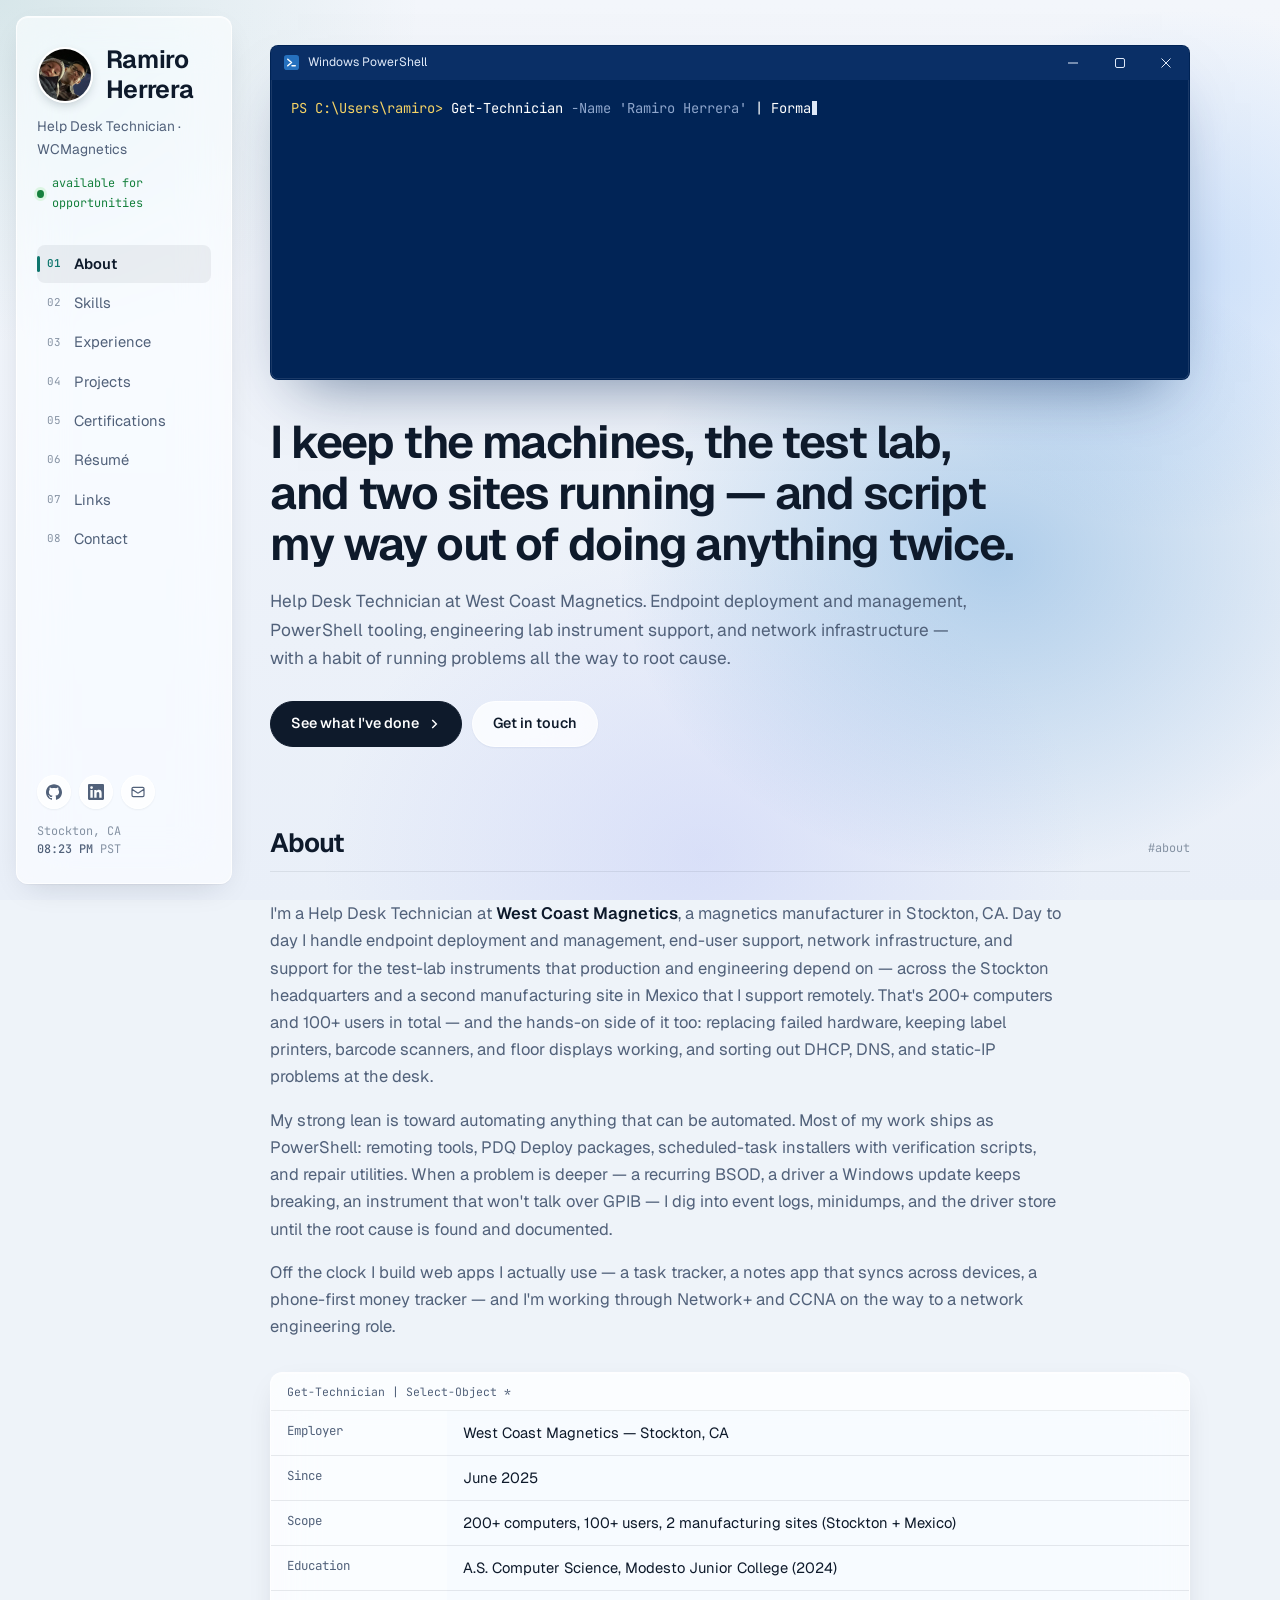
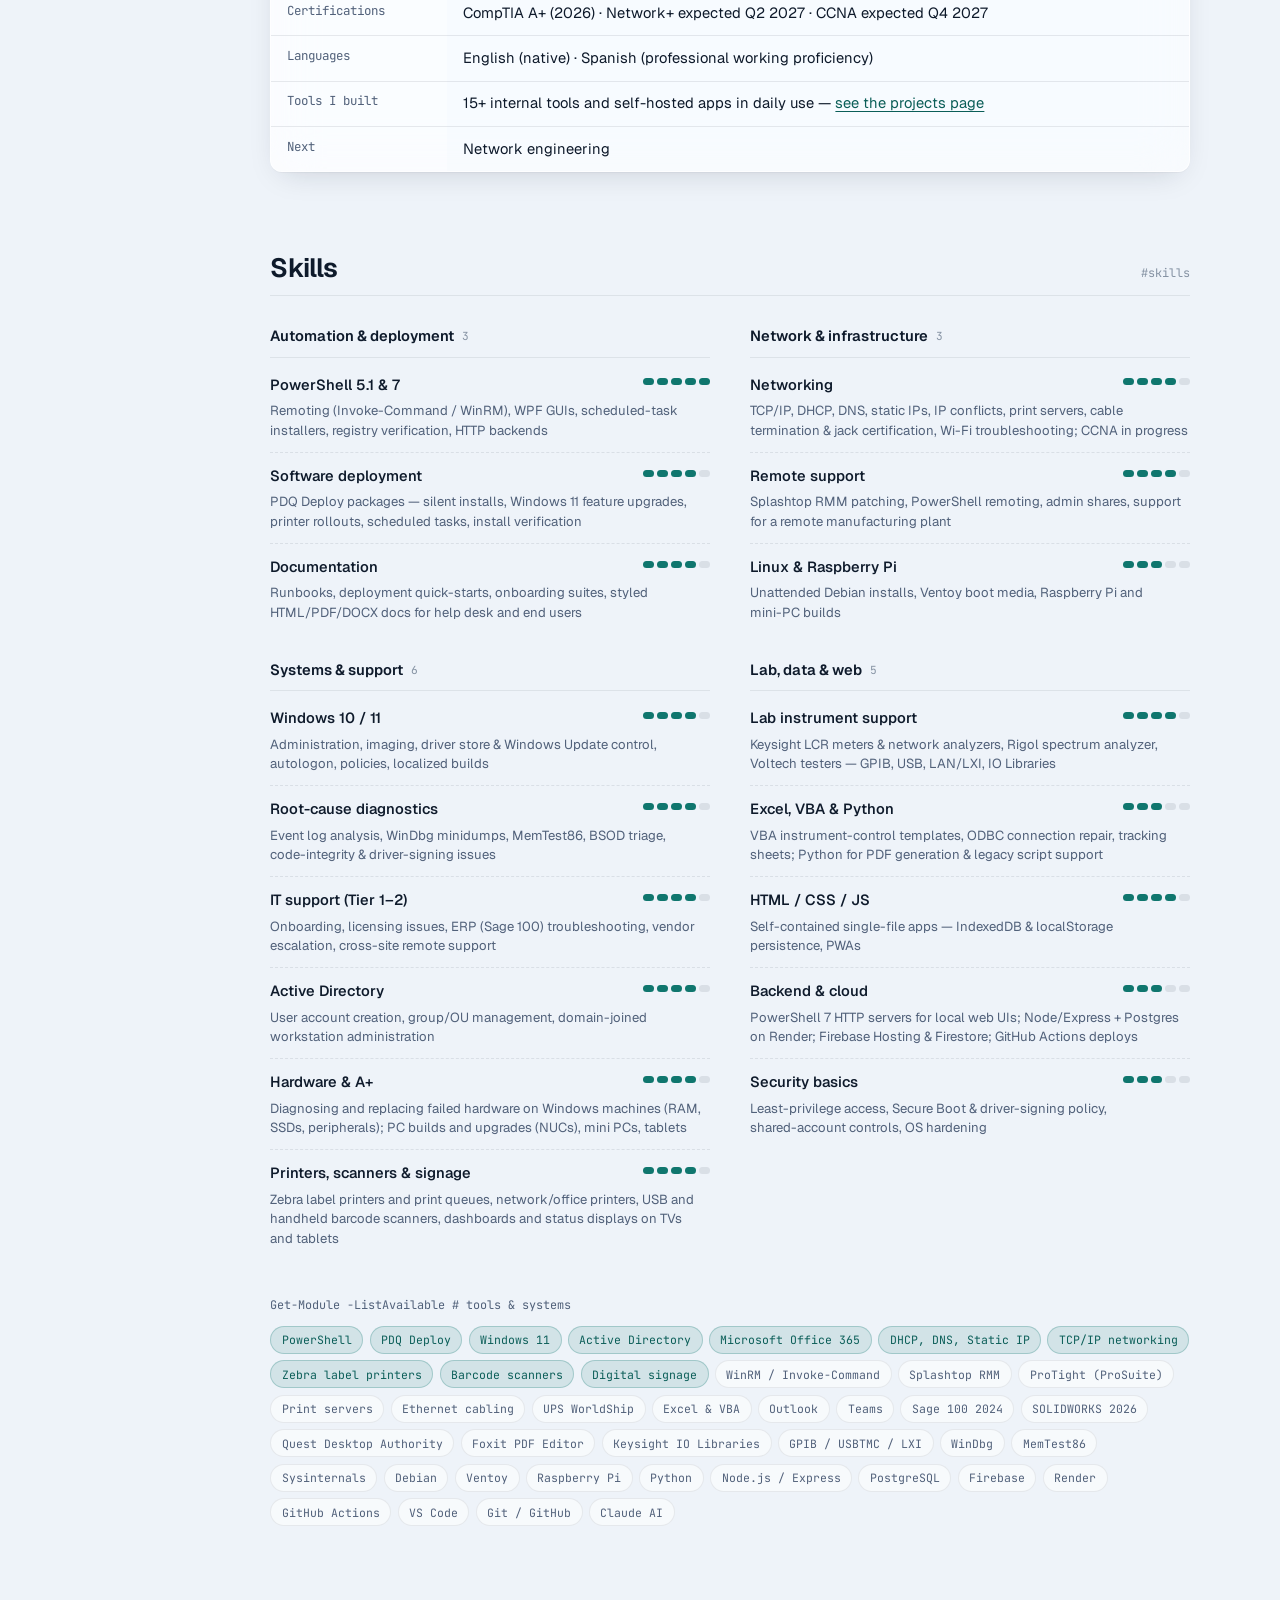
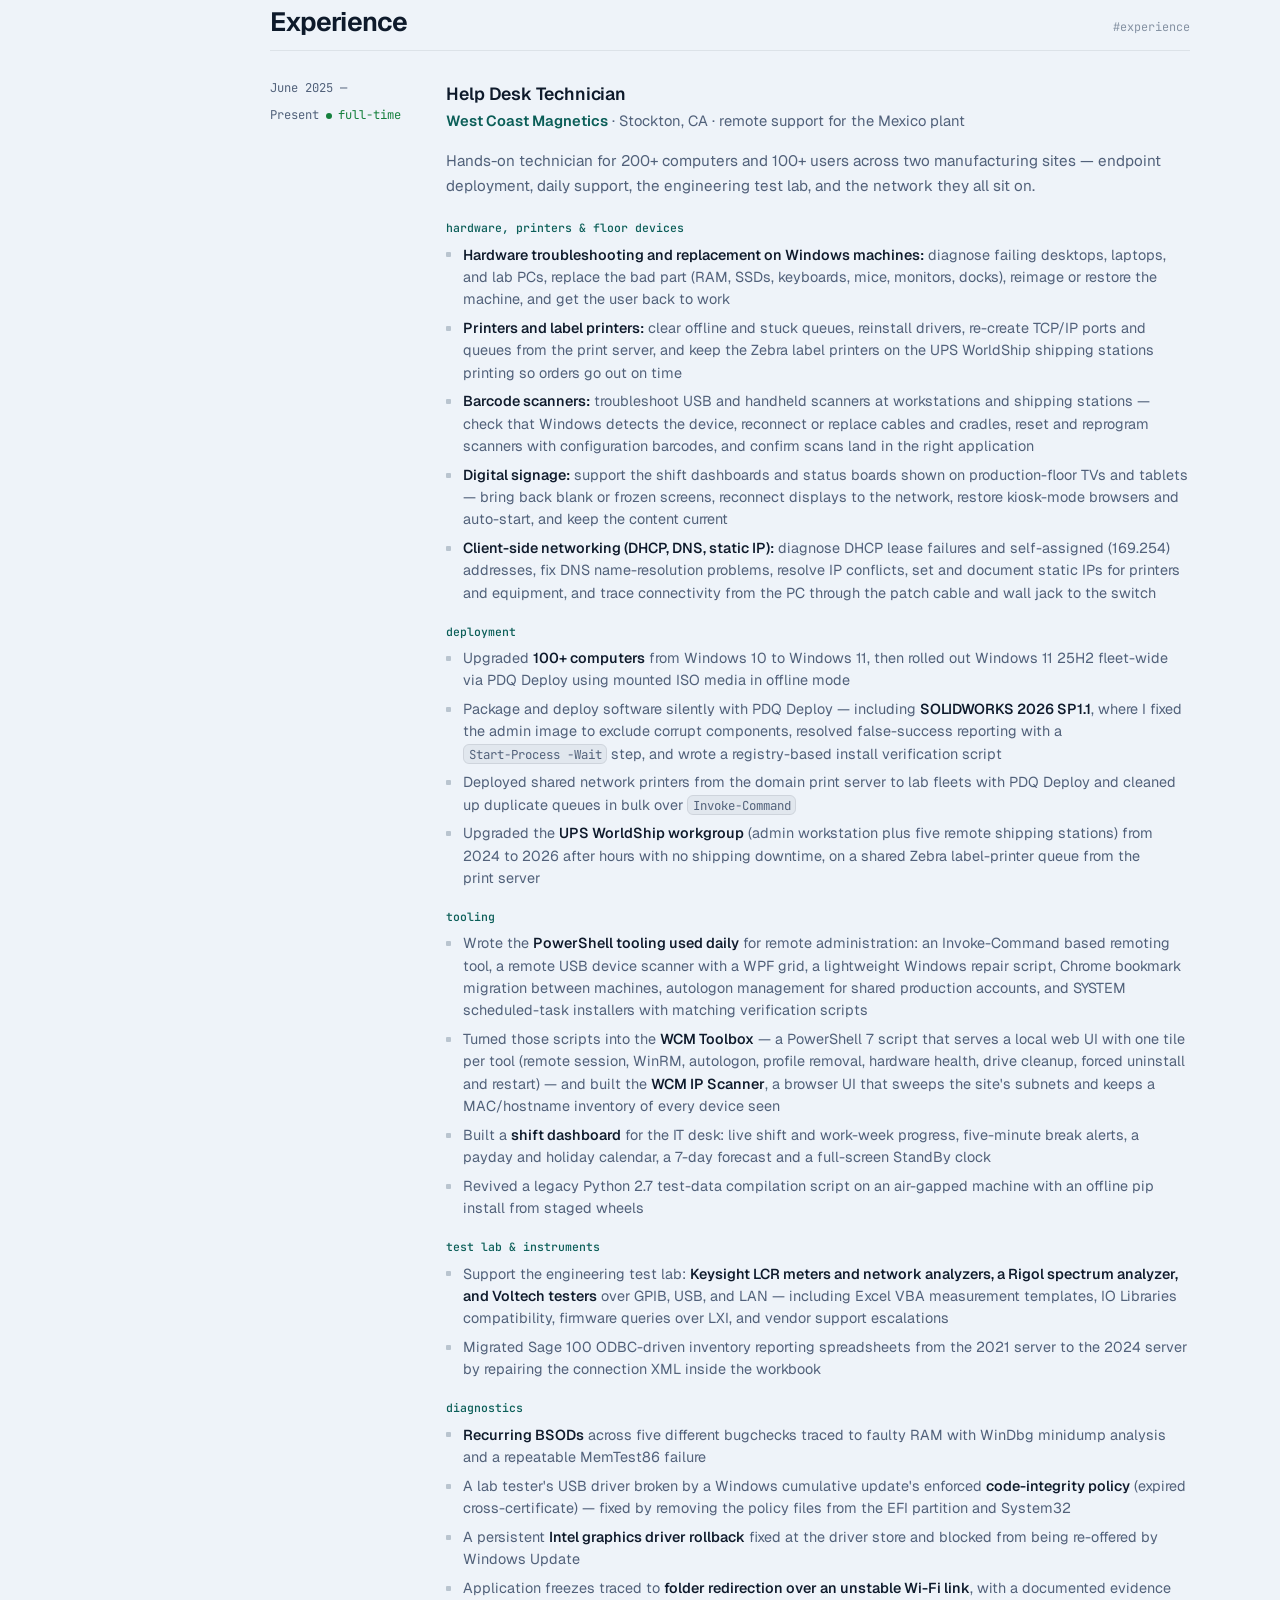
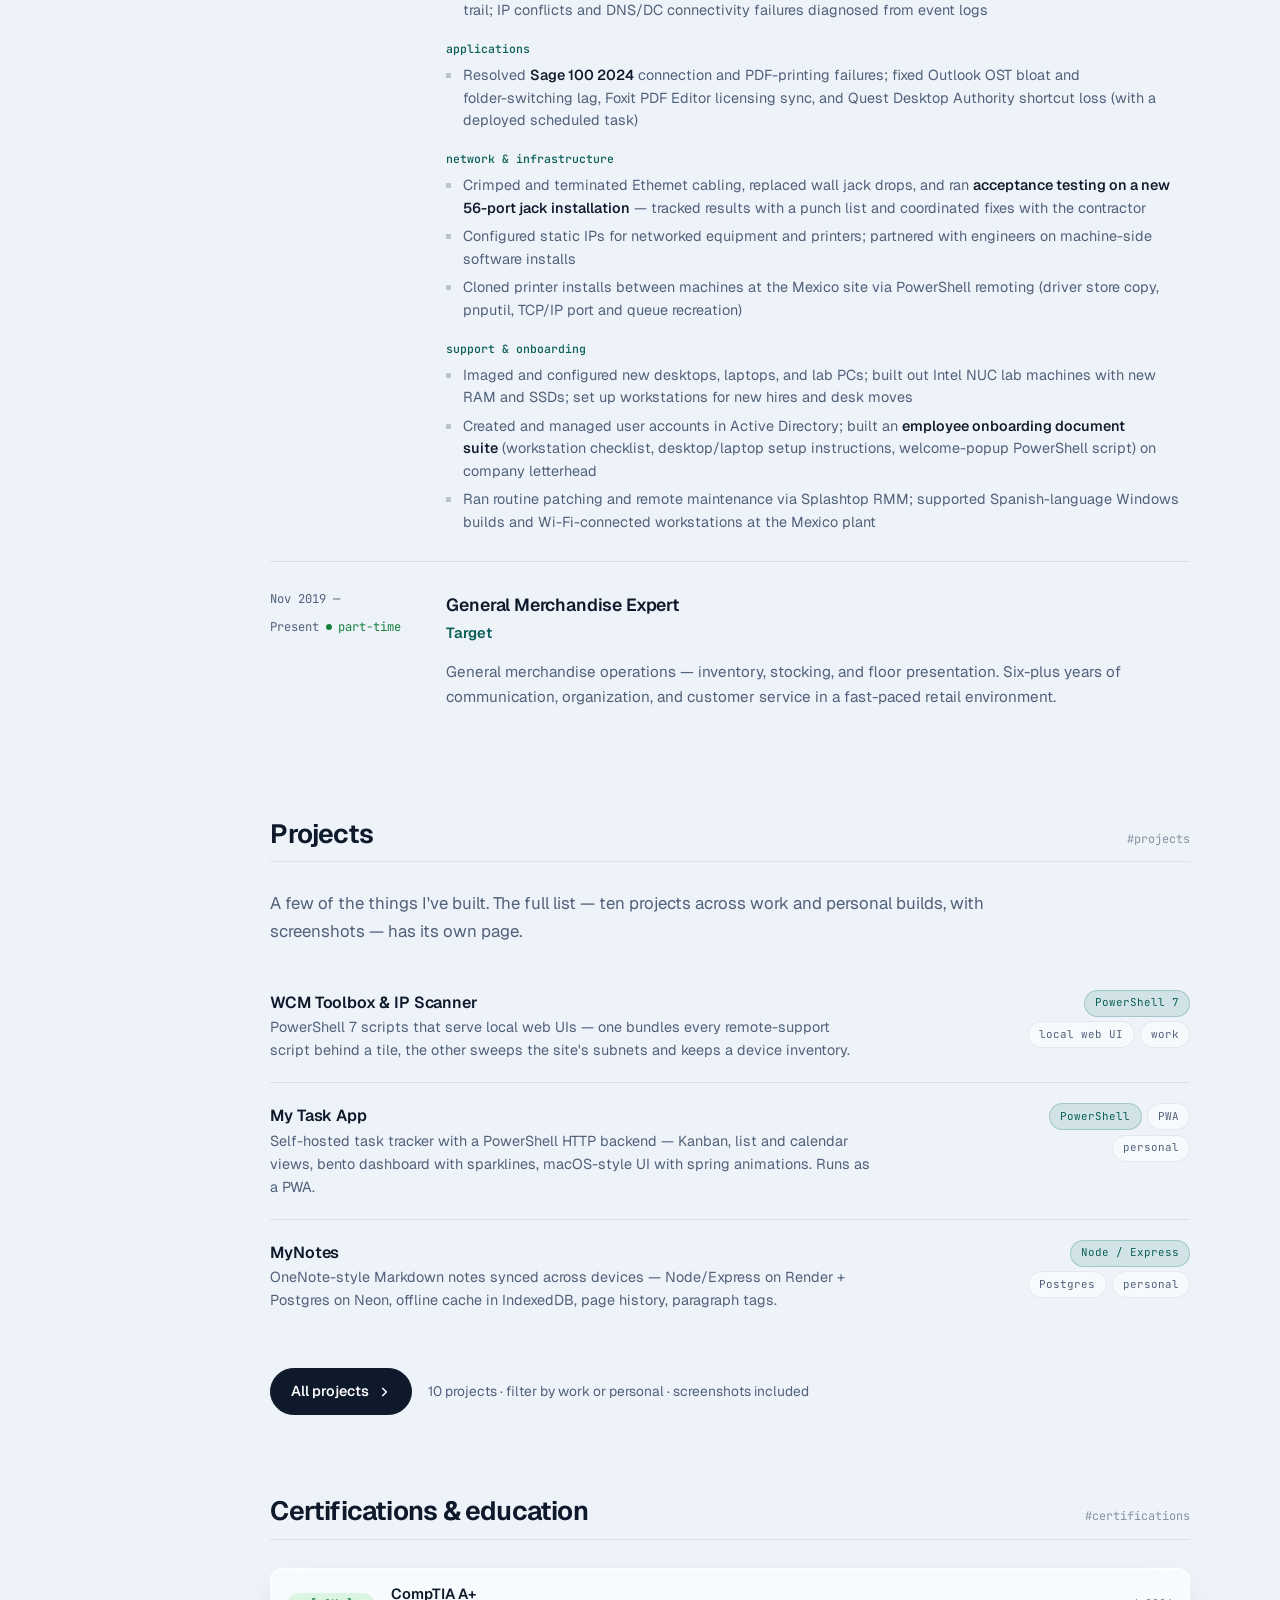
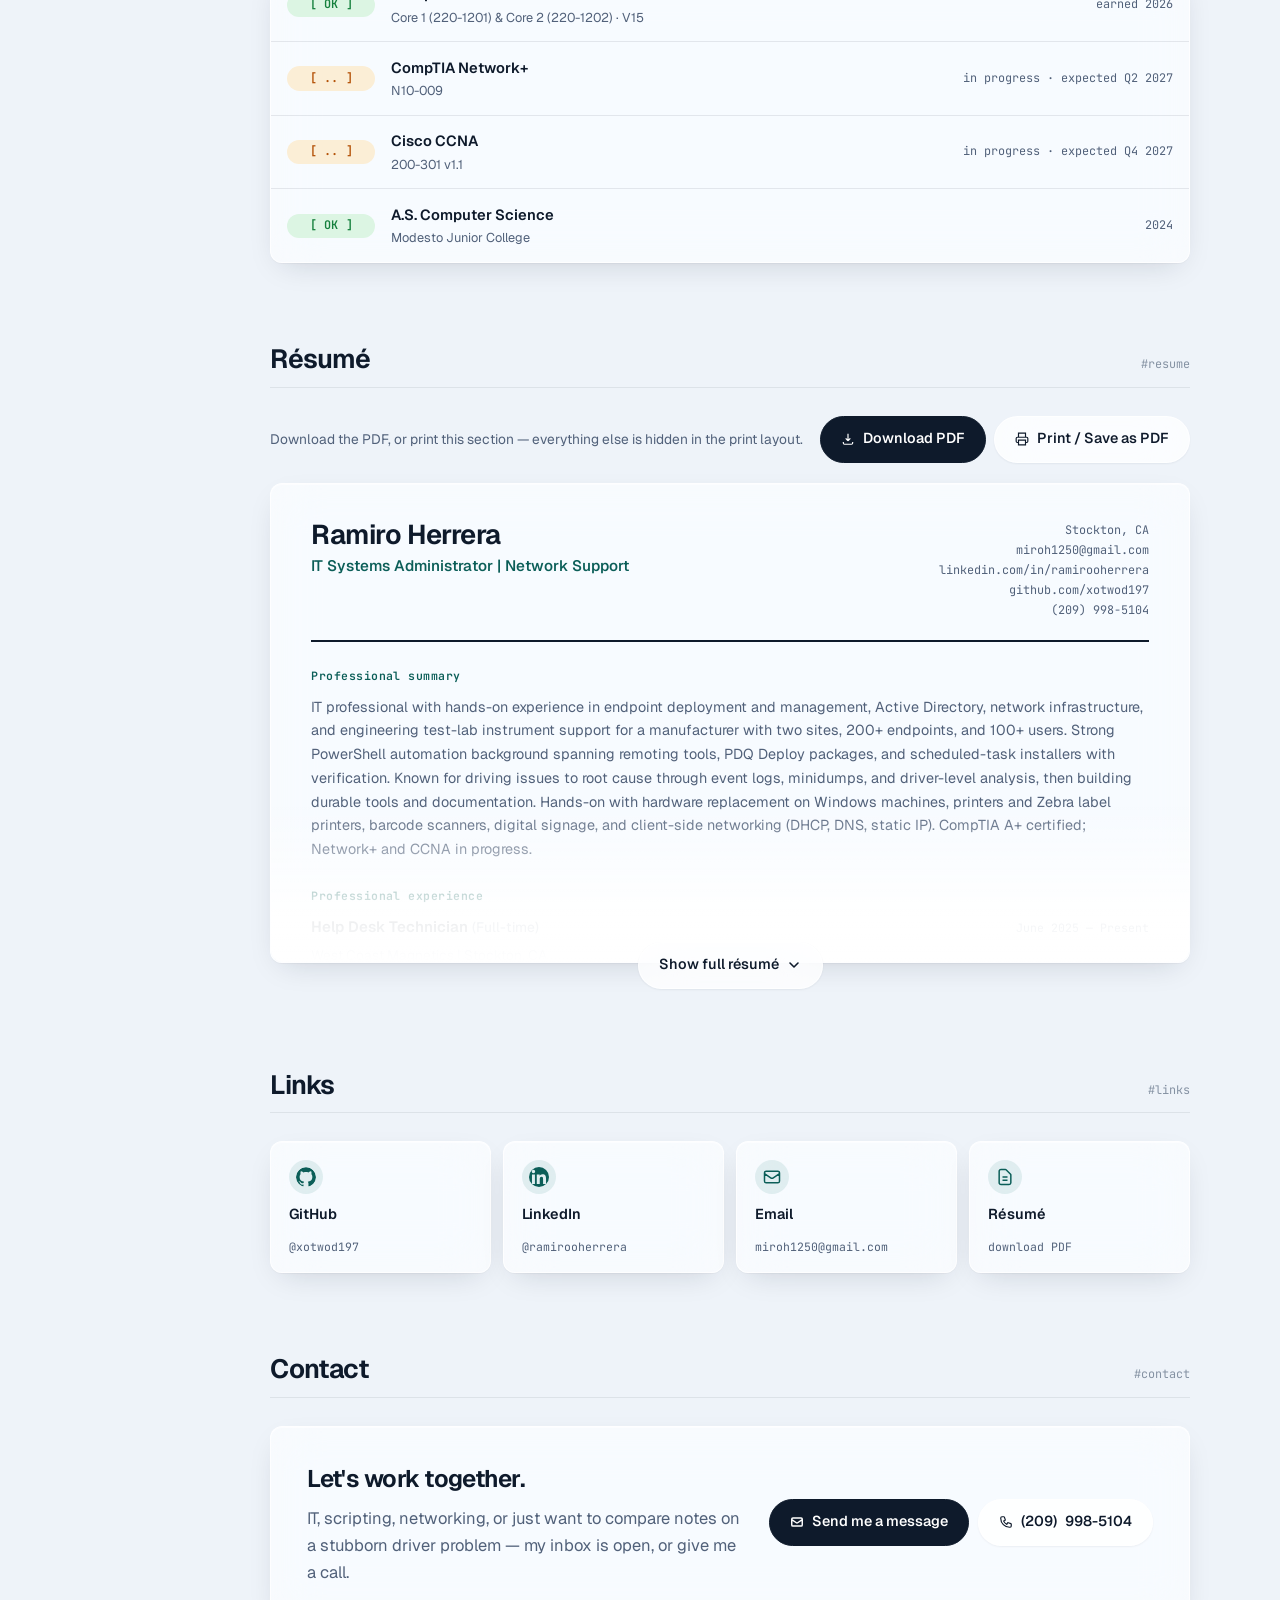
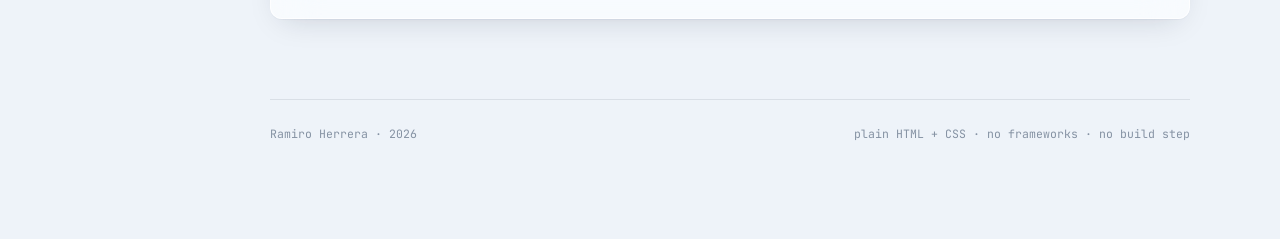
<file: index.html>
<!DOCTYPE html>
<html lang="en">
<head>
<meta charset="UTF-8">
<meta name="viewport" content="width=device-width, initial-scale=1.0">
<title>Ramiro Herrera — IT Systems Administrator | Network Support</title>
<meta name="description" content="Ramiro Herrera — IT systems administration and network support in Stockton, CA. Endpoint deployment, PowerShell automation, lab instrument support, and self-hosted tools.">
<meta name="theme-color" content="#012456">
<link rel="icon" href="data:image/svg+xml,<svg xmlns='http://www.w3.org/2000/svg' viewBox='0 0 64 64'><rect width='64' height='64' rx='12' fill='%23012456'/><path d='M16 20l16 12-16 12' fill='none' stroke='%23f6d365' stroke-width='6' stroke-linecap='round' stroke-linejoin='round'/><path d='M34 44h16' stroke='%23dfe9f8' stroke-width='6' stroke-linecap='round'/></svg>">
<!-- Share preview (LinkedIn, Slack, iMessage, X). If the site address changes, update og:url, canonical and both og-image.png URLs. -->
<meta property="og:type" content="website">
<meta property="og:site_name" content="Ramiro Herrera">
<meta property="og:title" content="Ramiro Herrera — IT Systems Administrator | Network Support">
<meta property="og:description" content="Endpoint deployment, PowerShell automation, lab instrument support, and networking for a two-site manufacturer. CompTIA A+; Network+ and CCNA in progress. Stockton, CA.">
<meta property="og:url" content="https://xotwod197.github.io/Ramiros_Portfolio/">
<link rel="canonical" href="https://xotwod197.github.io/Ramiros_Portfolio/">
<meta property="og:image" content="https://xotwod197.github.io/Ramiros_Portfolio/og-image.png?v=20261016b">
<meta property="og:image:width" content="1200">
<meta property="og:image:height" content="630">
<meta property="og:image:alt" content="Ramiro Herrera, IT Systems Administrator and Network Support, shown in a PowerShell console">
<meta name="twitter:card" content="summary_large_image">
<meta name="twitter:image" content="https://xotwod197.github.io/Ramiros_Portfolio/og-image.png?v=20261016b">
<meta name="twitter:image:alt" content="Ramiro Herrera, IT Systems Administrator and Network Support, shown in a PowerShell console">
<meta name="twitter:title" content="Ramiro Herrera — IT Systems Administrator | Network Support">
<meta name="twitter:description" content="Endpoint deployment, PowerShell automation, lab instrument support, and networking. Stockton, CA.">
<link rel="preconnect" href="https://fonts.googleapis.com">
<link rel="preconnect" href="https://fonts.gstatic.com" crossorigin>
<link href="https://fonts.googleapis.com/css2?family=Geist:wght@300..800&family=JetBrains+Mono:ital,wght@0,400;0,500;0,600;1,400&display=swap" rel="stylesheet">
<link rel="stylesheet" href="site.css?v=20261103">
<link rel="stylesheet" href="glass.css?v=20261016b">
</head>
<body>

<div class="shell">

  <!-- ── SIDEBAR ── -->
  <aside class="side">
    <div class="side-head">
      <a href="#" class="side-name"><img class="side-avatar" src="images/profile.jpg" alt="Ramiro Herrera with his baby" width="320" height="320">Ramiro Herrera</a>
      <div class="side-role">Help Desk Technician · WCMagnetics</div>
      <div class="side-status"><span class="led" aria-hidden="true"></span>available for opportunities</div>
    </div>

    <button class="menu-btn" type="button" aria-expanded="false" aria-controls="site-nav">
      <svg class="ic-open" viewBox="0 0 24 24" fill="none" stroke="currentColor" stroke-width="2" aria-hidden="true"><path d="M4 7h16M4 12h16M4 17h16"/></svg>
      <svg class="ic-close" viewBox="0 0 24 24" fill="none" stroke="currentColor" stroke-width="2" aria-hidden="true"><path d="M6 6l12 12M18 6L6 18"/></svg>
      Menu
    </button>

    <nav aria-label="Sections" id="site-nav">
      <ul class="side-nav">
        <li><a href="#about"><span class="idx">01</span>About</a></li>
        <li><a href="#skills"><span class="idx">02</span>Skills</a></li>
        <li><a href="#experience"><span class="idx">03</span>Experience</a></li>
        <li><a href="#projects"><span class="idx">04</span>Projects</a></li>
        <li><a href="#certifications"><span class="idx">05</span>Certifications</a></li>
        <li><a href="#resume"><span class="idx">06</span>Résumé</a></li>
        <li><a href="#links"><span class="idx">07</span>Links</a></li>
        <li><a href="#contact"><span class="idx">08</span>Contact</a></li>
      </ul>
    </nav>

    <div class="side-foot">
      <div class="side-links">
        <a href="https://github.com/xotwod197" target="_blank" rel="noopener" aria-label="GitHub">
          <svg viewBox="0 0 24 24" fill="currentColor"><path d="M12 .297c-6.63 0-12 5.373-12 12 0 5.303 3.438 9.8 8.205 11.385.6.113.82-.258.82-.577 0-.285-.01-1.04-.015-2.04-3.338.724-4.042-1.61-4.042-1.61C4.422 18.07 3.633 17.7 3.633 17.7c-1.087-.744.084-.729.084-.729 1.205.084 1.838 1.236 1.838 1.236 1.07 1.835 2.809 1.305 3.495.998.108-.776.417-1.305.76-1.605-2.665-.3-5.466-1.332-5.466-5.93 0-1.31.465-2.38 1.235-3.22-.135-.303-.54-1.523.105-3.176 0 0 1.005-.322 3.3 1.23.96-.267 1.98-.399 3-.405 1.02.006 2.04.138 3 .405 2.28-1.552 3.285-1.23 3.285-1.23.645 1.653.24 2.873.12 3.176.765.84 1.23 1.91 1.23 3.22 0 4.61-2.805 5.625-5.475 5.92.42.36.81 1.096.81 2.22 0 1.606-.015 2.896-.015 3.286 0 .315.21.69.825.57C20.565 22.092 24 17.592 24 12.297c0-6.627-5.373-12-12-12"/></svg>
        </a>
        <a href="https://www.linkedin.com/in/ramirooherrera/" target="_blank" rel="noopener" aria-label="LinkedIn">
          <svg viewBox="0 0 24 24" fill="currentColor"><path d="M20.447 20.452h-3.554v-5.569c0-1.328-.027-3.037-1.852-3.037-1.853 0-2.136 1.445-2.136 2.939v5.667H9.351V9h3.414v1.561h.046c.477-.9 1.637-1.85 3.37-1.85 3.601 0 4.267 2.37 4.267 5.455v6.286zM5.337 7.433a2.062 2.062 0 01-2.063-2.065 2.064 2.064 0 112.063 2.065zm1.782 13.019H3.555V9h3.564v11.452zM22.225 0H1.771C.792 0 0 .774 0 1.729v20.542C0 23.227.792 24 1.771 24h20.451C23.2 24 24 23.227 24 22.271V1.729C24 .774 23.2 0 22.222 0h.003z"/></svg>
        </a>
        <a href="mailto:miroh1250@gmail.com" aria-label="Email">
          <svg viewBox="0 0 24 24" fill="none" stroke="currentColor" stroke-width="1.8"><path d="M3 8l7.89 5.26a2 2 0 002.22 0L21 8M5 19h14a2 2 0 002-2V7a2 2 0 00-2-2H5a2 2 0 00-2 2v10a2 2 0 002 2z"/></svg>
        </a>
      </div>
      <div class="side-clock">Stockton, CA<br><b id="clock">--:--</b> <span id="tz">PT</span></div>
    </div>
  </aside>

  <!-- ── CONTENT ── -->
  <main class="content">

    <!-- HERO -->
    <header class="hero">
      <div class="console" id="console" aria-label="Terminal introduction">
        <div class="console-bar">
          <span class="console-title"><svg class="ps-ico" viewBox="0 0 16 16" aria-hidden="true"><rect width="16" height="16" rx="3" fill="#2671be"/><path d="M4 4.5l4 3.5-4 3.5" fill="none" stroke="#fff" stroke-width="1.6" stroke-linecap="round" stroke-linejoin="round"/><path d="M8.5 11.5h3.5" stroke="#fff" stroke-width="1.6" stroke-linecap="round"/></svg>Windows PowerShell</span>
          <span class="win-ctrls" aria-hidden="true">
            <i><svg viewBox="0 0 10 10"><path d="M0 5h10"/></svg></i>
            <i><svg viewBox="0 0 10 10"><rect x="0.5" y="0.5" width="9" height="9" rx="1.5"/></svg></i>
            <i class="close"><svg viewBox="0 0 10 10"><path d="M0.5 0.5l9 9M9.5 0.5l-9 9"/></svg></i>
          </span>
        </div>
        <div class="console-body">
          <div>
            <span class="prompt">PS C:\Users\ramiro&gt;</span>
            <span class="cmd" id="cmd"></span><span class="caret" aria-hidden="true"></span>
          </div>
          <div class="fl" id="fl">
            <div class="fl-row"><span class="k">Name</span><span class="sep">:</span><span class="v">Ramiro Herrera</span></div>
            <div class="fl-row"><span class="k">Role</span><span class="sep">:</span><span class="v">Help Desk Technician</span></div>
            <div class="fl-row"><span class="k">Employer</span><span class="sep">:</span><span class="v">West Coast Magnetics — Stockton, CA</span></div>
            <div class="fl-row"><span class="k">Scope</span><span class="sep">:</span><span class="v">200+ computers · 100+ users · 2 sites</span></div>
            <div class="fl-row"><span class="k">Focus</span><span class="sep">:</span><span class="v">Endpoint deployment, PowerShell automation, lab instruments, networking</span></div>
            <div class="fl-row"><span class="k">Certifications</span><span class="sep">:</span><span class="v"><span class="ok">CompTIA A+</span>; <span class="wip">Network+</span>, <span class="wip">CCNA</span> in progress</span></div>
            <div class="fl-row"><span class="k">Languages</span><span class="sep">:</span><span class="v">English (native), Spanish (professional working)</span></div>
            <div class="fl-row"><span class="k">Status</span><span class="sep">:</span><span class="v"><span class="ok">Available</span> for opportunities</span></div>
          </div>
          <div class="console-end">PS C:\Users\ramiro&gt; <span class="caret" aria-hidden="true"></span></div>
        </div>
      </div>

      <div class="hero-text">
        <h1>I keep the machines, the test lab, and two sites running — and script my way out of doing anything twice.</h1>
        <p class="hero-sub">
          Help Desk Technician at West Coast Magnetics. Endpoint deployment and management, PowerShell tooling, engineering lab instrument support, and network infrastructure — with a habit of running problems all the way to root cause.
        </p>
        <div class="hero-cta">
          <a href="#experience" class="btn btn-ink">See what I've done <svg fill="none" viewBox="0 0 24 24" stroke="currentColor" stroke-width="2.5"><path d="M9 5l7 7-7 7"/></svg></a>
          <a href="#contact" class="btn btn-line">Get in touch</a>
        </div>
      </div>
    </header>

    <!-- ABOUT -->
    <section class="section" id="about">
      <div class="section-head"><h2>About</h2><a class="anchor" href="#about">#about</a></div>
      <div class="prose">
        <p>
          I'm a Help Desk Technician at <strong>West Coast Magnetics</strong>, a magnetics manufacturer in Stockton, CA. Day to day I handle endpoint deployment and management, end-user support, network infrastructure, and support for the test-lab instruments that production and engineering depend on — across the Stockton headquarters and a second manufacturing site in Mexico that I support remotely. That's 200+ computers and 100+ users in total — and the hands-on side of it too: replacing failed hardware, keeping label printers, barcode scanners, and floor displays working, and sorting out DHCP, DNS, and static-IP problems at the desk.
        </p>
        <p>
          My strong lean is toward automating anything that can be automated. Most of my work ships as PowerShell: remoting tools, PDQ Deploy packages, scheduled-task installers with verification scripts, and repair utilities. When a problem is deeper — a recurring BSOD, a driver a Windows update keeps breaking, an instrument that won't talk over GPIB — I dig into event logs, minidumps, and the driver store until the root cause is found and documented.
        </p>
        <p>
          Off the clock I build web apps I actually use — a task tracker, a notes app that syncs across devices, a phone-first money tracker — and I'm working through Network+ and CCNA on the way to a network engineering role.
        </p>
      </div>

      <div class="facts">
        <div class="facts-title">Get-Technician | Select-Object *</div>
        <dl>
          <dt>Employer</dt><dd>West Coast Magnetics — Stockton, CA</dd>
          <dt>Since</dt><dd>June 2025</dd>
          <dt>Scope</dt><dd>200+ computers, 100+ users, 2 manufacturing sites (Stockton + Mexico)</dd>
          <dt>Education</dt><dd>A.S. Computer Science, Modesto Junior College (2024)</dd>
          <dt>Certifications</dt><dd>CompTIA A+ (2026) · Network+ expected Q2 2027 · CCNA expected Q4 2027</dd>
          <dt>Languages</dt><dd>English (native) · Spanish (professional working proficiency)</dd>
          <dt>Tools I built</dt><dd>15+ internal tools and self-hosted apps in daily use — <a href="projects.html">see the projects page</a></dd>
          <dt>Next</dt><dd>Network engineering</dd>
        </dl>
      </div>
    </section>

    <!-- SKILLS -->
    <section class="section" id="skills">
      <div class="section-head"><h2>Skills</h2><a class="anchor" href="#skills">#skills</a></div>

      <div class="skill-groups">

        <div class="skill-group">
          <h3>Automation &amp; deployment <span class="n">3</span></h3>
          <div class="skill">
            <div class="skill-name">PowerShell 5.1 &amp; 7</div>
            <div class="meter" data-level="5" role="img" aria-label="Level 5 of 5"><i></i><i></i><i></i><i></i><i></i></div>
            <div class="skill-desc">Remoting (Invoke-Command / WinRM), WPF GUIs, scheduled-task installers, registry verification, HTTP backends</div>
          </div>
          <div class="skill">
            <div class="skill-name">Software deployment</div>
            <div class="meter" data-level="4" role="img" aria-label="Level 4 of 5"><i></i><i></i><i></i><i></i><i></i></div>
            <div class="skill-desc">PDQ Deploy packages — silent installs, Windows 11 feature upgrades, printer rollouts, scheduled tasks, install verification</div>
          </div>
          <div class="skill">
            <div class="skill-name">Documentation</div>
            <div class="meter" data-level="4" role="img" aria-label="Level 4 of 5"><i></i><i></i><i></i><i></i><i></i></div>
            <div class="skill-desc">Runbooks, deployment quick-starts, onboarding suites, styled HTML/PDF/DOCX docs for help desk and end users</div>
          </div>
        </div>

        <div class="skill-group">
          <h3>Systems &amp; support <span class="n">6</span></h3>
          <div class="skill">
            <div class="skill-name">Windows 10 / 11</div>
            <div class="meter" data-level="4" role="img" aria-label="Level 4 of 5"><i></i><i></i><i></i><i></i><i></i></div>
            <div class="skill-desc">Administration, imaging, driver store &amp; Windows Update control, autologon, policies, localized builds</div>
          </div>
          <div class="skill">
            <div class="skill-name">Root-cause diagnostics</div>
            <div class="meter" data-level="4" role="img" aria-label="Level 4 of 5"><i></i><i></i><i></i><i></i><i></i></div>
            <div class="skill-desc">Event log analysis, WinDbg minidumps, MemTest86, BSOD triage, code-integrity &amp; driver-signing issues</div>
          </div>
          <div class="skill">
            <div class="skill-name">IT support (Tier 1–2)</div>
            <div class="meter" data-level="4" role="img" aria-label="Level 4 of 5"><i></i><i></i><i></i><i></i><i></i></div>
            <div class="skill-desc">Onboarding, licensing issues, ERP (Sage 100) troubleshooting, vendor escalation, cross-site remote support</div>
          </div>
          <div class="skill">
            <div class="skill-name">Active Directory</div>
            <div class="meter" data-level="4" role="img" aria-label="Level 4 of 5"><i></i><i></i><i></i><i></i><i></i></div>
            <div class="skill-desc">User account creation, group/OU management, domain-joined workstation administration</div>
          </div>
          <div class="skill">
            <div class="skill-name">Hardware &amp; A+</div>
            <div class="meter" data-level="4" role="img" aria-label="Level 4 of 5"><i></i><i></i><i></i><i></i><i></i></div>
            <div class="skill-desc">Diagnosing and replacing failed hardware on Windows machines (RAM, SSDs, peripherals); PC builds and upgrades (NUCs), mini PCs, tablets</div>
          </div>
          <div class="skill">
            <div class="skill-name">Printers, scanners &amp; signage</div>
            <div class="meter" data-level="4" role="img" aria-label="Level 4 of 5"><i></i><i></i><i></i><i></i><i></i></div>
            <div class="skill-desc">Zebra label printers and print queues, network/office printers, USB and handheld barcode scanners, dashboards and status displays on TVs and tablets</div>
          </div>
        </div>

        <div class="skill-group">
          <h3>Network &amp; infrastructure <span class="n">3</span></h3>
          <div class="skill">
            <div class="skill-name">Networking</div>
            <div class="meter" data-level="4" role="img" aria-label="Level 4 of 5"><i></i><i></i><i></i><i></i><i></i></div>
            <div class="skill-desc">TCP/IP, DHCP, DNS, static IPs, IP conflicts, print servers, cable termination &amp; jack certification, Wi-Fi troubleshooting; CCNA in progress</div>
          </div>
          <div class="skill">
            <div class="skill-name">Remote support</div>
            <div class="meter" data-level="4" role="img" aria-label="Level 4 of 5"><i></i><i></i><i></i><i></i><i></i></div>
            <div class="skill-desc">Splashtop RMM patching, PowerShell remoting, admin shares, support for a remote manufacturing plant</div>
          </div>
          <div class="skill">
            <div class="skill-name">Linux &amp; Raspberry Pi</div>
            <div class="meter" data-level="3" role="img" aria-label="Level 3 of 5"><i></i><i></i><i></i><i></i><i></i></div>
            <div class="skill-desc">Unattended Debian installs, Ventoy boot media, Raspberry Pi and mini-PC builds</div>
          </div>
        </div>

        <div class="skill-group">
          <h3>Lab, data &amp; web <span class="n">5</span></h3>
          <div class="skill">
            <div class="skill-name">Lab instrument support</div>
            <div class="meter" data-level="4" role="img" aria-label="Level 4 of 5"><i></i><i></i><i></i><i></i><i></i></div>
            <div class="skill-desc">Keysight LCR meters &amp; network analyzers, Rigol spectrum analyzer, Voltech testers — GPIB, USB, LAN/LXI, IO Libraries</div>
          </div>
          <div class="skill">
            <div class="skill-name">Excel, VBA &amp; Python</div>
            <div class="meter" data-level="3" role="img" aria-label="Level 3 of 5"><i></i><i></i><i></i><i></i><i></i></div>
            <div class="skill-desc">VBA instrument-control templates, ODBC connection repair, tracking sheets; Python for PDF generation &amp; legacy script support</div>
          </div>
          <div class="skill">
            <div class="skill-name">HTML / CSS / JS</div>
            <div class="meter" data-level="4" role="img" aria-label="Level 4 of 5"><i></i><i></i><i></i><i></i><i></i></div>
            <div class="skill-desc">Self-contained single-file apps — IndexedDB &amp; localStorage persistence, PWAs</div>
          </div>
          <div class="skill">
            <div class="skill-name">Backend &amp; cloud</div>
            <div class="meter" data-level="3" role="img" aria-label="Level 3 of 5"><i></i><i></i><i></i><i></i><i></i></div>
            <div class="skill-desc">PowerShell 7 HTTP servers for local web UIs; Node/Express + Postgres on Render; Firebase Hosting &amp; Firestore; GitHub Actions deploys</div>
          </div>
          <div class="skill">
            <div class="skill-name">Security basics</div>
            <div class="meter" data-level="3" role="img" aria-label="Level 3 of 5"><i></i><i></i><i></i><i></i><i></i></div>
            <div class="skill-desc">Least-privilege access, Secure Boot &amp; driver-signing policy, shared-account controls, OS hardening</div>
          </div>
        </div>

      </div>

      <div class="tools">
        <div class="tools-title">Get-Module -ListAvailable  # tools &amp; systems</div>
        <div class="chips">
          <span class="chip hi">PowerShell</span>
          <span class="chip hi">PDQ Deploy</span>
          <span class="chip hi">Windows 11</span>
          <span class="chip hi">Active Directory</span>
          <span class="chip hi">Microsoft Office 365</span>
          <span class="chip hi">DHCP, DNS, Static IP</span>
          <span class="chip hi">TCP/IP networking</span>
          <span class="chip hi">Zebra label printers</span>
          <span class="chip hi">Barcode scanners</span>
          <span class="chip hi">Digital signage</span>
          <span class="chip">WinRM / Invoke-Command</span>
          <span class="chip">Splashtop RMM</span>
          <span class="chip">ProTight (ProSuite)</span>
          <span class="chip">Print servers</span>
          <span class="chip">Ethernet cabling</span>
          <span class="chip">UPS WorldShip</span>
          <span class="chip">Excel &amp; VBA</span>
          <span class="chip">Outlook</span>
          <span class="chip">Teams</span>
          <span class="chip">Sage 100 2024</span>
          <span class="chip">SOLIDWORKS 2026</span>
          <span class="chip">Quest Desktop Authority</span>
          <span class="chip">Foxit PDF Editor</span>
          <span class="chip">Keysight IO Libraries</span>
          <span class="chip">GPIB / USBTMC / LXI</span>
          <span class="chip">WinDbg</span>
          <span class="chip">MemTest86</span>
          <span class="chip">Sysinternals</span>
          <span class="chip">Debian</span>
          <span class="chip">Ventoy</span>
          <span class="chip">Raspberry Pi</span>
          <span class="chip">Python</span>
          <span class="chip">Node.js / Express</span>
          <span class="chip">PostgreSQL</span>
          <span class="chip">Firebase</span>
          <span class="chip">Render</span>
          <span class="chip">GitHub Actions</span>
          <span class="chip">VS Code</span>
          <span class="chip">Git / GitHub</span>
          <span class="chip">Claude AI</span>
        </div>
      </div>
    </section>

    <!-- EXPERIENCE -->
    <section class="section" id="experience">
      <div class="section-head"><h2>Experience</h2><a class="anchor" href="#experience">#experience</a></div>

      <article class="job">
        <div class="job-when">
          June 2025 —<br>Present
          <div class="now">full-time</div>
        </div>
        <div>
          <h3 class="job-role">Help Desk Technician</h3>
          <div class="job-org"><b>West Coast Magnetics</b> · Stockton, CA · remote support for the Mexico plant</div>
          <p class="job-summary">
            Hands-on technician for 200+ computers and 100+ users across two manufacturing sites — endpoint deployment, daily support, the engineering test lab, and the network they all sit on.
          </p>

          <div class="duty-groups">
            <div class="duty">
              <h4>hardware, printers &amp; floor devices</h4>
              <ul>
                <li><strong>Hardware troubleshooting and replacement on Windows machines:</strong> diagnose failing desktops, laptops, and lab PCs, replace the bad part (RAM, SSDs, keyboards, mice, monitors, docks), reimage or restore the machine, and get the user back to work</li>
                <li><strong>Printers and label printers:</strong> clear offline and stuck queues, reinstall drivers, re-create TCP/IP ports and queues from the print server, and keep the Zebra label printers on the UPS WorldShip shipping stations printing so orders go out on time</li>
                <li><strong>Barcode scanners:</strong> troubleshoot USB and handheld scanners at workstations and shipping stations — check that Windows detects the device, reconnect or replace cables and cradles, reset and reprogram scanners with configuration barcodes, and confirm scans land in the right application</li>
                <li><strong>Digital signage:</strong> support the shift dashboards and status boards shown on production-floor TVs and tablets — bring back blank or frozen screens, reconnect displays to the network, restore kiosk-mode browsers and auto-start, and keep the content current</li>
                <li><strong>Client-side networking (DHCP, DNS, static IP):</strong> diagnose DHCP lease failures and self-assigned (169.254) addresses, fix DNS name-resolution problems, resolve IP conflicts, set and document static IPs for printers and equipment, and trace connectivity from the PC through the patch cable and wall jack to the switch</li>
              </ul>
            </div>

            <div class="duty">
              <h4>deployment</h4>
              <ul>
                <li>Upgraded <strong>100+ computers</strong> from Windows 10 to Windows 11, then rolled out Windows 11 25H2 fleet-wide via PDQ Deploy using mounted ISO media in offline mode</li>
                <li>Package and deploy software silently with PDQ Deploy — including <strong>SOLIDWORKS 2026 SP1.1</strong>, where I fixed the admin image to exclude corrupt components, resolved false-success reporting with a <code>Start-Process -Wait</code> step, and wrote a registry-based install verification script</li>
                <li>Deployed shared network printers from the domain print server to lab fleets with PDQ Deploy and cleaned up duplicate queues in bulk over <code>Invoke-Command</code></li>
                <li>Upgraded the <strong>UPS WorldShip workgroup</strong> (admin workstation plus five remote shipping stations) from 2024 to 2026 after hours with no shipping downtime, on a shared Zebra label-printer queue from the print server</li>
              </ul>
            </div>

            <div class="duty">
              <h4>tooling</h4>
              <ul>
                <li>Wrote the <strong>PowerShell tooling used daily</strong> for remote administration: an Invoke-Command based remoting tool, a remote USB device scanner with a WPF grid, a lightweight Windows repair script, Chrome bookmark migration between machines, autologon management for shared production accounts, and SYSTEM scheduled-task installers with matching verification scripts</li>
                <li>Turned those scripts into the <strong>WCM Toolbox</strong> — a PowerShell 7 script that serves a local web UI with one tile per tool (remote session, WinRM, autologon, profile removal, hardware health, drive cleanup, forced uninstall and restart) — and built the <strong>WCM IP Scanner</strong>, a browser UI that sweeps the site's subnets and keeps a MAC/hostname inventory of every device seen</li>
                <li>Built a <strong>shift dashboard</strong> for the IT desk: live shift and work-week progress, five-minute break alerts, a payday and holiday calendar, a 7-day forecast and a full-screen StandBy clock</li>
                <li>Revived a legacy Python 2.7 test-data compilation script on an air-gapped machine with an offline pip install from staged wheels</li>
              </ul>
            </div>

            <div class="duty">
              <h4>test lab &amp; instruments</h4>
              <ul>
                <li>Support the engineering test lab: <strong>Keysight LCR meters and network analyzers, a Rigol spectrum analyzer, and Voltech testers</strong> over GPIB, USB, and LAN — including Excel VBA measurement templates, IO Libraries compatibility, firmware queries over LXI, and vendor support escalations</li>
                <li>Migrated Sage 100 ODBC-driven inventory reporting spreadsheets from the 2021 server to the 2024 server by repairing the connection XML inside the workbook</li>
              </ul>
            </div>

            <div class="duty">
              <h4>diagnostics</h4>
              <ul>
                <li><strong>Recurring BSODs</strong> across five different bugchecks traced to faulty RAM with WinDbg minidump analysis and a repeatable MemTest86 failure</li>
                <li>A lab tester's USB driver broken by a Windows cumulative update's enforced <strong>code-integrity policy</strong> (expired cross-certificate) — fixed by removing the policy files from the EFI partition and System32</li>
                <li>A persistent <strong>Intel graphics driver rollback</strong> fixed at the driver store and blocked from being re-offered by Windows Update</li>
                <li>Application freezes traced to <strong>folder redirection over an unstable Wi-Fi link</strong>, with a documented evidence trail; IP conflicts and DNS/DC connectivity failures diagnosed from event logs</li>
              </ul>
            </div>

            <div class="duty">
              <h4>applications</h4>
              <ul>
                <li>Resolved <strong>Sage 100 2024</strong> connection and PDF-printing failures; fixed Outlook OST bloat and folder-switching lag, Foxit PDF Editor licensing sync, and Quest Desktop Authority shortcut loss (with a deployed scheduled task)</li>
              </ul>
            </div>

            <div class="duty">
              <h4>network &amp; infrastructure</h4>
              <ul>
                <li>Crimped and terminated Ethernet cabling, replaced wall jack drops, and ran <strong>acceptance testing on a new 56-port jack installation</strong> — tracked results with a punch list and coordinated fixes with the contractor</li>
                <li>Configured static IPs for networked equipment and printers; partnered with engineers on machine-side software installs</li>
                <li>Cloned printer installs between machines at the Mexico site via PowerShell remoting (driver store copy, pnputil, TCP/IP port and queue recreation)</li>
              </ul>
            </div>

            <div class="duty">
              <h4>support &amp; onboarding</h4>
              <ul>
                <li>Imaged and configured new desktops, laptops, and lab PCs; built out Intel NUC lab machines with new RAM and SSDs; set up workstations for new hires and desk moves</li>
                <li>Created and managed user accounts in Active Directory; built an <strong>employee onboarding document suite</strong> (workstation checklist, desktop/laptop setup instructions, welcome-popup PowerShell script) on company letterhead</li>
                <li>Ran routine patching and remote maintenance via Splashtop RMM; supported Spanish-language Windows builds and Wi-Fi-connected workstations at the Mexico plant</li>
              </ul>
            </div>
          </div>
        </div>
      </article>

      <article class="job">
        <div class="job-when">
          Nov 2019 —<br>Present
          <div class="now">part-time</div>
        </div>
        <div>
          <h3 class="job-role">General Merchandise Expert</h3>
          <div class="job-org"><b>Target</b></div>
          <p class="job-summary">
            General merchandise operations — inventory, stocking, and floor presentation. Six-plus years of communication, organization, and customer service in a fast-paced retail environment.
          </p>
        </div>
      </article>
    </section>

    <!-- PROJECTS (featured — the full list lives on projects.html) -->
    <section class="section" id="projects">
      <div class="section-head"><h2>Projects</h2><a class="anchor" href="#projects">#projects</a></div>
      <p class="lede">A few of the things I've built. The full list — ten projects across work and personal builds, with screenshots — has its own page.</p>

      <div class="proj-group" style="margin-top:1.5rem">
        <div class="proj">
          <div>
            <h3>WCM Toolbox &amp; IP Scanner</h3>
            <p>PowerShell 7 scripts that serve local web UIs — one bundles every remote-support script behind a tile, the other sweeps the site's subnets and keeps a device inventory.</p>
          </div>
          <div class="proj-meta"><span class="chip hi">PowerShell 7</span><span class="chip">local web UI</span><span class="chip">work</span></div>
        </div>
        <div class="proj">
          <div>
            <h3>My Task App</h3>
            <p>Self-hosted task tracker with a PowerShell HTTP backend — Kanban, list and calendar views, bento dashboard with sparklines, macOS-style UI with spring animations. Runs as a PWA.</p>
          </div>
          <div class="proj-meta"><span class="chip hi">PowerShell</span><span class="chip">PWA</span><span class="chip">personal</span></div>
        </div>
        <div class="proj">
          <div>
            <h3>MyNotes</h3>
            <p>OneNote-style Markdown notes synced across devices — Node/Express on Render + Postgres on Neon, offline cache in IndexedDB, page history, paragraph tags.</p>
          </div>
          <div class="proj-meta"><span class="chip hi">Node / Express</span><span class="chip">Postgres</span><span class="chip">personal</span></div>
        </div>
      </div>

      <div class="proj-cta">
        <a href="projects.html" class="btn btn-ink">All projects <svg fill="none" viewBox="0 0 24 24" stroke="currentColor" stroke-width="2.5"><path d="M9 5l7 7-7 7"/></svg></a>
        <span>10 projects · filter by work or personal · screenshots included</span>
      </div>
    </section>

    <!-- CERTIFICATIONS -->
    <section class="section" id="certifications">
      <div class="section-head"><h2>Certifications &amp; education</h2><a class="anchor" href="#certifications">#certifications</a></div>
      <div class="status-list">
        <div class="status">
          <span class="code ok">[ OK ]</span>
          <div class="what"><b>CompTIA A+</b><span>Core 1 (220-1201) &amp; Core 2 (220-1202) · V15</span></div>
          <span class="when">earned 2026</span>
        </div>
        <div class="status">
          <span class="code wip">[ .. ]</span>
          <div class="what"><b>CompTIA Network+</b><span>N10-009</span></div>
          <span class="when">in progress · expected Q2 2027</span>
        </div>
        <div class="status">
          <span class="code wip">[ .. ]</span>
          <div class="what"><b>Cisco CCNA</b><span>200-301 v1.1</span></div>
          <span class="when">in progress · expected Q4 2027</span>
        </div>
        <div class="status">
          <span class="code ok">[ OK ]</span>
          <div class="what"><b>A.S. Computer Science</b><span>Modesto Junior College</span></div>
          <span class="when">2024</span>
        </div>
      </div>
    </section>

    <!-- RÉSUMÉ -->
    <section class="section" id="resume">
      <div class="section-head"><h2>Résumé</h2><a class="anchor" href="#resume">#resume</a></div>

      <div class="resume-bar">
        <span>Download the PDF, or print this section — everything else is hidden in the print layout.</span>
        <div class="resume-actions">
        <a class="btn btn-ink" href="ramiro-herrera-resume.pdf" download>
          <svg fill="none" viewBox="0 0 24 24" stroke="currentColor" stroke-width="2"><path d="M12 3v12m0 0l-4-4m4 4l4-4M4 17v2a2 2 0 002 2h12a2 2 0 002-2v-2"/></svg>
          Download PDF
        </a>
        <button class="btn btn-line print-btn" onclick="window.print()">
          <svg fill="none" viewBox="0 0 24 24" stroke="currentColor" stroke-width="2"><path d="M6 9V2h12v7M6 18H4a2 2 0 01-2-2v-5a2 2 0 012-2h16a2 2 0 012 2v5a2 2 0 01-2 2h-2M6 14h12v8H6z"/></svg>
          Print / Save as PDF
        </button>
        </div>
        <small class="phone-pdf-hint">On a phone, Download PDF opens the résumé — use the share button to save it to Files or send it on.</small>
      </div>

      <div class="resume-wrap" id="resume-wrap">
      <div class="resume" id="resume-body">
        <div class="r-head">
          <div>
            <div class="r-name">Ramiro Herrera</div>
            <div class="r-title">IT Systems Administrator | Network Support</div>
          </div>
          <div class="r-contact">
            Stockton, CA<br>
            miroh1250@gmail.com<br>
            linkedin.com/in/ramirooherrera<br>
            github.com/xotwod197<br>
            (209) 998-5104
          </div>
        </div>

        <div class="r-section">
          <h3>Professional summary</h3>
          <p class="r-p">
            IT professional with hands-on experience in endpoint deployment and management, Active Directory, network infrastructure, and engineering test-lab instrument support for a manufacturer with two sites, 200+ endpoints, and 100+ users. Strong PowerShell automation background spanning remoting tools, PDQ Deploy packages, and scheduled-task installers with verification. Known for driving issues to root cause through event logs, minidumps, and driver-level analysis, then building durable tools and documentation. Hands-on with hardware replacement on Windows machines, printers and Zebra label printers, barcode scanners, digital signage, and client-side networking (DHCP, DNS, static IP). CompTIA A+ certified; Network+ and CCNA in progress.
          </p>
        </div>

        <div class="r-section">
          <h3>Professional experience</h3>

          <div class="r-entry">
            <div class="r-top">
              <span class="r-role">Help Desk Technician <span class="r-mode">(Full-time)</span></span>
              <span class="r-date">June 2025 — Present</span>
            </div>
            <div class="r-org">West Coast Magnetics | Stockton, CA</div>
            <ul class="r-ul">
              <li>Upgraded 100+ computers from Windows 10 to Windows 11; rolled out Windows 11 25H2 fleet-wide through PDQ Deploy using offline ISO media.</li>
              <li>Package and deploy software silently with PDQ Deploy, including SOLIDWORKS 2026 SP1.1 with admin-image fixes, an uninstall workflow, a PowerShell install wrapper, and registry-based verification; also deploy shared printers to lab fleets.</li>
              <li>Built the WCM Toolbox, a PowerShell 7 web UI that puts the team's daily remote-support scripts (remoting, WinRM, autologon, profile removal, hardware health, cleanup, scheduled-task installers) one click away, and the WCM IP Scanner, a subnet sweep that keeps a MAC/hostname inventory of every device on the network.</li>
              <li>Resolve client-side network issues (DHCP lease failures, DNS resolution, IP conflicts, static-IP assignments), tracing faults from the PC through the cable and wall jack to the switch; terminated cabling and ran acceptance testing on a 56-port jack installation, and fixed DNS/domain-controller connectivity failures.</li>
              <li>Diagnosed hard faults: BSODs traced to failing RAM with WinDbg and MemTest86; a USB driver broken by a Windows update code-integrity policy; a recurring graphics driver rollback; and application freezes caused by folder redirection over unstable Wi-Fi.</li>
              <li>Diagnose and replace failed hardware (RAM, SSDs, peripherals, docks); image and configure desktops, laptops, and Intel NUC lab machines; and create and manage Active Directory accounts.</li>
              <li>Support printers and Zebra label printers (queues, drivers, TCP/IP ports, print servers), USB and handheld barcode scanners (detection, cradles, configuration-barcode reprogramming), and production-floor digital signage.</li>
              <li>Support business applications including Sage 100 2024 (connection and PDF-printing fixes, ODBC report migration to a new server), Outlook, Foxit, and Quest Desktop Authority; upgraded the UPS WorldShip workgroup after hours with no shipping downtime.</li>
              <li>Provide remote support to the Mexico manufacturing plant through PowerShell remoting and Splashtop RMM, including printer cloning, Spanish-language Windows builds, and routine patching.</li>
            </ul>
          </div>

          <div class="r-entry">
            <div class="r-top">
              <span class="r-role">General Merchandise Expert <span class="r-mode">(Part-time)</span></span>
              <span class="r-date">November 2019 — Present</span>
            </div>
            <div class="r-org">Target</div>
            <ul class="r-ul">
              <li>Manage general merchandise operations, including inventory, stocking, and sales-floor presentation.</li>
              <li>Built strong communication, organization, and customer service skills across 6+ years in a fast-paced retail environment.</li>
            </ul>
          </div>
        </div>

        <div class="r-section">
          <h3>Education</h3>
          <div class="r-entry">
            <div class="r-top">
              <span class="r-role">Associate's Degree, Computer Science</span>
              <span class="r-date">Completed 2024</span>
            </div>
            <div class="r-org">Modesto Junior College</div>
          </div>
        </div>

        <div class="r-section">
          <h3>Certifications</h3>
          <div class="r-entry"><div class="r-top"><span class="r-role">CompTIA A+ <span class="r-mode">Core 1 &amp; Core 2, V15</span></span><span class="r-date">Earned 2026</span></div></div>
          <div class="r-entry"><div class="r-top"><span class="r-role">CompTIA Network+ <span class="r-mode">N10-009</span></span><span class="r-date">In progress — target: Q2 2027</span></div></div>
          <div class="r-entry"><div class="r-top"><span class="r-role">Cisco CCNA <span class="r-mode">200-301 v1.1</span></span><span class="r-date">In progress — target: Q4 2027</span></div></div>
        </div>

        <div class="r-section">
          <h3>Selected projects</h3>
          <ul class="r-ul">
            <li><strong>Task App</strong> — Self-hosted task tracker with a PowerShell HTTP backend and JSON persistence; Kanban, list, and calendar views; Pomodoro and recurring tasks; runs as a Chrome progressive web app.</li>
            <li><strong>MyNotes</strong> — OneNote-style Markdown notes synced across devices: Node/Express and Postgres on Render, offline cache in IndexedDB, page history, paragraph tags, and PowerShell syntax highlighting.</li>
            <li><strong>Pocket</strong> — Phone-first money tracker on Firebase (Firestore, Hosting, Google sign-in) with safe-to-spend forecasting, a daily-balance calendar, and GitHub Actions deploys.</li>
            <li><strong>Lab Instrument Automation</strong> — Excel VBA templates that drive Keysight LCR meters over LAN, USB, and GPIB, scaled from one meter to a three-meter cascade.</li>
          </ul>
        </div>

        <div class="r-section">
          <h3>Technical skills</h3>
          <ul class="r-ul">
            <li><strong>Systems &amp; endpoint administration:</strong> Windows 10/11 administration and imaging, Active Directory, Microsoft 365, Debian, Intel NUC, Raspberry Pi, Ventoy, Splashtop RMM, Quest Desktop Authority, ProTight (ProSuite).</li>
            <li><strong>Automation &amp; development:</strong> PowerShell 5.1 and 7, Invoke-Command/WinRM remoting, WPF, scheduled tasks, PDQ Deploy, Python, HTML/CSS/JavaScript, Node.js/Express, PostgreSQL, Firebase, GitHub Actions, Git/GitHub, Excel/VBA.</li>
            <li><strong>Hardware &amp; peripherals:</strong> Windows desktop/laptop hardware diagnosis and replacement, Zebra label printers, network printers and print servers, USB/handheld barcode scanners, digital signage displays.</li>
            <li><strong>Networking &amp; diagnostics:</strong> TCP/IP, DHCP, DNS, static IPs, IP conflicts, print servers, cable termination and jack testing, WinDbg, MemTest86, ODBC.</li>
          </ul>
        </div>

        <div class="r-section">
          <h3>Languages</h3>
          <p class="r-p"><strong>English:</strong> Native. <strong>Spanish:</strong> Professional working proficiency, including support for users at the Mexico plant.</p>
        </div>
      </div>
      </div>
      <div class="resume-more">
        <button class="btn btn-line resume-toggle" type="button" aria-expanded="false" aria-controls="resume-body">
          <span class="rt-label">Show full résumé</span>
          <svg class="rt-chev" fill="none" viewBox="0 0 24 24" stroke="currentColor" stroke-width="2.4" stroke-linecap="round" stroke-linejoin="round"><path d="m6 9 6 6 6-6"/></svg>
        </button>
      </div>
    </section>

    <!-- LINKS -->
    <section class="section" id="links">
      <div class="section-head"><h2>Links</h2><a class="anchor" href="#links">#links</a></div>
      <div class="link-grid">
        <a class="link" href="https://github.com/xotwod197" target="_blank" rel="noopener">
          <svg viewBox="0 0 24 24" fill="currentColor"><path d="M12 .297c-6.63 0-12 5.373-12 12 0 5.303 3.438 9.8 8.205 11.385.6.113.82-.258.82-.577 0-.285-.01-1.04-.015-2.04-3.338.724-4.042-1.61-4.042-1.61C4.422 18.07 3.633 17.7 3.633 17.7c-1.087-.744.084-.729.084-.729 1.205.084 1.838 1.236 1.838 1.236 1.07 1.835 2.809 1.305 3.495.998.108-.776.417-1.305.76-1.605-2.665-.3-5.466-1.332-5.466-5.93 0-1.31.465-2.38 1.235-3.22-.135-.303-.54-1.523.105-3.176 0 0 1.005-.322 3.3 1.23.96-.267 1.98-.399 3-.405 1.02.006 2.04.138 3 .405 2.28-1.552 3.285-1.23 3.285-1.23.645 1.653.24 2.873.12 3.176.765.84 1.23 1.91 1.23 3.22 0 4.61-2.805 5.625-5.475 5.92.42.36.81 1.096.81 2.22 0 1.606-.015 2.896-.015 3.286 0 .315.21.69.825.57C20.565 22.092 24 17.592 24 12.297c0-6.627-5.373-12-12-12"/></svg>
          <b>GitHub</b><span>@xotwod197</span>
        </a>
        <a class="link" href="https://www.linkedin.com/in/ramirooherrera/" target="_blank" rel="noopener">
          <svg viewBox="0 0 24 24" fill="currentColor"><path d="M20.447 20.452h-3.554v-5.569c0-1.328-.027-3.037-1.852-3.037-1.853 0-2.136 1.445-2.136 2.939v5.667H9.351V9h3.414v1.561h.046c.477-.9 1.637-1.85 3.37-1.85 3.601 0 4.267 2.37 4.267 5.455v6.286zM5.337 7.433a2.062 2.062 0 01-2.063-2.065 2.064 2.064 0 112.063 2.065zm1.782 13.019H3.555V9h3.564v11.452zM22.225 0H1.771C.792 0 0 .774 0 1.729v20.542C0 23.227.792 24 1.771 24h20.451C23.2 24 24 23.227 24 22.271V1.729C24 .774 23.2 0 22.222 0h.003z"/></svg>
          <b>LinkedIn</b><span>@ramirooherrera</span>
        </a>
        <a class="link" href="mailto:miroh1250@gmail.com">
          <svg viewBox="0 0 24 24" fill="none" stroke="currentColor" stroke-width="1.8"><path d="M3 8l7.89 5.26a2 2 0 002.22 0L21 8M5 19h14a2 2 0 002-2V7a2 2 0 00-2-2H5a2 2 0 00-2 2v10a2 2 0 002 2z"/></svg>
          <b>Email</b><span>miroh1250@gmail.com</span>
        </a>
        <!-- ramiro-herrera-resume.pdf must sit in the same folder as this file (name is case-sensitive on GitHub Pages) -->
        <a class="link" href="ramiro-herrera-resume.pdf" download>
          <svg viewBox="0 0 24 24" fill="none" stroke="currentColor" stroke-width="1.8"><path d="M9 12h6m-6 4h6m2 5H7a2 2 0 01-2-2V5a2 2 0 012-2h5.586a1 1 0 01.707.293l5.414 5.414a1 1 0 01.293.707V19a2 2 0 01-2 2z"/></svg>
          <b>Résumé</b><span>download PDF</span>
        </a>
      </div>
    </section>

    <!-- CONTACT -->
    <section class="section" id="contact">
      <div class="section-head"><h2>Contact</h2><a class="anchor" href="#contact">#contact</a></div>
      <div class="contact">
        <div>
          <h2>Let's work together.</h2>
          <p>IT, scripting, networking, or just want to compare notes on a stubborn driver problem — my inbox is open, or give me a call.</p>
        </div>
        <div class="contact-actions">
        <a href="mailto:miroh1250@gmail.com" class="btn btn-ink">
          <svg fill="none" viewBox="0 0 24 24" stroke="currentColor" stroke-width="2.5"><path d="M3 8l7.89 5.26a2 2 0 002.22 0L21 8M5 19h14a2 2 0 002-2V7a2 2 0 00-2-2H5a2 2 0 00-2 2v10a2 2 0 002 2z"/></svg>
          Send me a message
        </a>
        <a href="tel:+12099985104" class="btn btn-line">
          <svg fill="none" viewBox="0 0 24 24" stroke="currentColor" stroke-width="2"><path d="M3 5a2 2 0 012-2h3.28a1 1 0 01.95.68l1.5 4.49a1 1 0 01-.5 1.21l-2.26 1.13a11.04 11.04 0 005.52 5.52l1.13-2.26a1 1 0 011.21-.5l4.49 1.5a1 1 0 01.68.95V19a2 2 0 01-2 2h-1C9.72 21 3 14.28 3 6V5z"/></svg>
          (209) 998-5104
        </a>
        </div>
      </div>
    </section>

    <footer>
      <span>Ramiro Herrera · <span id="year"></span></span>
      <span>plain HTML + CSS · no frameworks · no build step</span>
    </footer>

  </main>
</div>

<script>
  // ── Footer year ──
  document.getElementById('year').textContent = new Date().getFullYear();

  // ── Local time in Stockton, CA ──
  (function clock() {
    const el = document.getElementById('clock'), tz = document.getElementById('tz');
    function tick() {
      const now = new Date();
      el.textContent = now.toLocaleTimeString('en-US', { timeZone: 'America/Los_Angeles', hour: '2-digit', minute: '2-digit' });
      const parts = new Intl.DateTimeFormat('en-US', { timeZone: 'America/Los_Angeles', timeZoneName: 'short' }).formatToParts(now);
      const z = parts.find(p => p.type === 'timeZoneName');
      if (z) tz.textContent = z.value;
    }
    tick(); setInterval(tick, 30000);
  })();

  // ── Hero console: type the command, then reveal the Format-List output ──
  (function consoleIntro() {
    const box = document.getElementById('console');
    const cmdEl = document.getElementById('cmd');
    const rows = Array.from(document.querySelectorAll('#fl .fl-row'));
    const reduced = window.matchMedia('(prefers-reduced-motion: reduce)').matches;

    // Tokens: [text, className]
    const tokens = [
      ['Get-Technician ', ''],
      ['-Name ', 'param'],
      ["'Ramiro Herrera'", 'str'],
      [' | Format-List', '']
    ];

    function renderCmd(upto) {
      let html = '', count = 0;
      for (const [text, cls] of tokens) {
        for (const ch of text) {
          if (count >= upto) break;
          html += cls ? '<span class="' + cls + '">' + ch + '</span>' : ch;
          count++;
        }
      }
      // collapse adjacent same-class spans for tidiness
      cmdEl.innerHTML = html
        .replace(/<\/span><span class="param">/g, '')
        .replace(/<\/span><span class="str">/g, '');
    }

    const total = tokens.reduce((n, t) => n + t[0].length, 0);

    if (reduced) {
      renderCmd(total);
      rows.forEach(r => r.classList.add('show'));
      box.classList.add('done');
      return;
    }

    let i = 0;
    function type() {
      i++;
      renderCmd(i);
      if (i < total) {
        setTimeout(type, 28 + Math.random() * 40);
      } else {
        setTimeout(() => {
          rows.forEach((r, idx) => setTimeout(() => r.classList.add('show'), idx * 90));
          setTimeout(() => box.classList.add('done'), rows.length * 90 + 250);
        }, 350);
      }
    }
    setTimeout(type, 500);
  })();

  // ── Phone menu + résumé toggle ──
  (function phoneUi() {
    const side = document.querySelector('.side');
    const btn = side.querySelector('.menu-btn');
    const setOpen = open => { side.classList.toggle('open', open); btn.setAttribute('aria-expanded', open); };
    btn.addEventListener('click', () => setOpen(!side.classList.contains('open')));
    side.querySelectorAll('.side-nav a').forEach(a => a.addEventListener('click', () => setOpen(false)));

    const resume = document.getElementById('resume-body');
    const wrap = document.getElementById('resume-wrap');
    const rbtn = document.querySelector('.resume-toggle');
    const rlabel = rbtn.querySelector('.rt-label');
    const reduce = window.matchMedia('(prefers-reduced-motion: reduce)').matches;
    rbtn.addEventListener('click', () => {
      const open = !wrap.classList.contains('open');
      const from = resume.getBoundingClientRect().height;
      wrap.classList.toggle('open', open);
      resume.classList.toggle('open', open);               // print + older rules
      rbtn.setAttribute('aria-expanded', open);
      rlabel.textContent = open ? 'Show less' : 'Show full résumé';
      if (reduce) { if (!open) wrap.scrollIntoView({ block: 'start' }); return; }
      // animate height: measure the target, then transition max-height between the two
      const to = resume.getBoundingClientRect().height;
      resume.style.transition = 'none';
      resume.style.maxHeight = from + 'px';
      void resume.offsetHeight;
      resume.style.transition = '';
      resume.style.maxHeight = to + 'px';
      const done = () => { resume.style.maxHeight = ''; resume.removeEventListener('transitionend', done); };
      resume.addEventListener('transitionend', done);
      setTimeout(done, 700);
      if (!open) {
        // collapsing from far down the résumé: bring the top of the card back into view
        const top = wrap.getBoundingClientRect().top;
        if (top < 0) window.scrollBy({ top: top - 24, behavior: 'smooth' });
      }
    });
  })();

  // ── Sidebar scrollspy ──
  (function scrollspy() {
    const links = Array.from(document.querySelectorAll('.side-nav a'));
    const byId = Object.fromEntries(links.map(a => [a.getAttribute('href').slice(1), a]));
    const sections = Object.keys(byId).map(id => document.getElementById(id)).filter(Boolean);
    let current = null;

    // One pill behind the links that slides to whichever section is current.
    const list = document.querySelector('.side-nav');
    const pill = document.createElement('span');
    pill.className = 'nav-pill';
    pill.setAttribute('aria-hidden', 'true');
    list.prepend(pill);
    list.classList.add('has-pill');

    // Measure against the list itself (not offsetParent), so the pill stays put even if
    // a cached stylesheet hasn't made the list position: relative yet.
    list.style.position = 'relative';
    function movePill() {
      const a = byId[current];
      if (!a || !a.offsetWidth) { pill.classList.remove('on'); return; }
      const r = a.getBoundingClientRect(), l = list.getBoundingClientRect();
      pill.style.width = r.width + 'px';
      pill.style.height = r.height + 'px';
      pill.style.transform = 'translate(' + (r.left - l.left - list.clientLeft) + 'px,' + (r.top - l.top - list.clientTop) + 'px)';
      pill.classList.add('on');
    }
    // Re-measure without animating when the layout changes (resize, phone menu, fonts loading).
    function remeasure() {
      pill.classList.remove('ready');
      movePill();
      requestAnimationFrame(() => pill.classList.add('ready'));
    }
    new ResizeObserver(remeasure).observe(list);
    if (document.fonts) document.fonts.ready.then(remeasure);
    window.addEventListener('load', remeasure);

    function setCurrent(id) {
      if (id === current) return;
      current = id;
      links.forEach(a => a.removeAttribute('aria-current'));
      if (byId[id]) byId[id].setAttribute('aria-current', 'true');
      movePill();
      // brief stretch of the accent bar while the pill travels
      pill.classList.add('moving');
      clearTimeout(moveTimer);
      moveTimer = setTimeout(() => pill.classList.remove('moving'), 180);
    }
    let moveTimer;

    // Which section is current: the one taking up the most of the viewport (ties go to the
    // earlier one). At the very bottom of the page the last section wins, so the short sections
    // at the end (Links, Contact) light up even though the page can't scroll them to the top.
    const last = sections[sections.length - 1];
    let lock = null;                      // set by a nav click until the visitor scrolls themselves
    function pick() {
      if (lock) return;
      const y = window.scrollY, vh = window.innerHeight;
      const docH = document.documentElement.scrollHeight;
      if (y + vh >= docH - 2) { setCurrent(last.id); return; }
      let id = sections[0].id, best = -1;
      sections.forEach((s, i) => {
        const r = s.getBoundingClientRect();
        const top = i ? r.top : Math.min(r.top, 0);          // the first section owns the hero above it
        const vis = Math.min(r.bottom, vh) - Math.max(top, 0);
        if (vis > best) { best = vis; id = s.id; }
      });
      setCurrent(id);
    }
    let raf = 0;
    window.addEventListener('scroll', () => { if (!raf) raf = requestAnimationFrame(() => { raf = 0; pick(); }); }, { passive: true });
    window.addEventListener('resize', pick);
    // A click highlights the chosen section at once and keeps it until the visitor scrolls on their own.
    links.forEach(a => a.addEventListener('click', () => { lock = a.getAttribute('href').slice(1); setCurrent(lock); }));
    const unlock = e => { if (!lock) return; if (e.type === 'pointerdown' && e.target.closest('.side-nav, .menu-btn')) return; lock = null; pick(); };
    ['wheel', 'touchstart', 'keydown', 'pointerdown'].forEach(ev => window.addEventListener(ev, unlock, { passive: true }));
    if (location.hash && byId[location.hash.slice(1)]) { lock = location.hash.slice(1); setCurrent(lock); } else pick();
  })();
</script>
<script>
  // ── Keep hyphenated words together ("56-port", "code-integrity", "auto-start") ──
  // Browsers break lines at hyphens, which leaves half a word at the end of a line and looks
  // cut off. Wrap each hyphenated word in a no-wrap span so it moves to the next line whole.
  (function keepHyphenatedWords() {
    const re = /[A-Za-z0-9+.#/]+(?:-[A-Za-z0-9+.#/]+)+/g;
    const skip = 'script, style, code, pre, .console, .nw, svg';
    const walker = document.createTreeWalker(document.querySelector('main') || document.body, NodeFilter.SHOW_TEXT, {
      acceptNode: n => (n.parentElement.closest(skip) || !/[A-Za-z0-9]-[A-Za-z0-9]/.test(n.nodeValue)) ? NodeFilter.FILTER_REJECT : NodeFilter.FILTER_ACCEPT
    });
    const nodes = [];
    while (walker.nextNode()) nodes.push(walker.currentNode);
    nodes.forEach(n => {
      const frag = document.createDocumentFragment();
      let last = 0;
      n.nodeValue.replace(re, (m, i) => {
        if (m.length > 28) return m;               // very long tokens may still wrap on phones
        frag.append(n.nodeValue.slice(last, i));
        const s = document.createElement('span');
        s.className = 'nw'; s.textContent = m;
        frag.append(s);
        last = i + m.length;
        return m;
      });
      frag.append(n.nodeValue.slice(last));
      n.replaceWith(frag);
    });
  })();
</script>
</body>
</html>
</file>
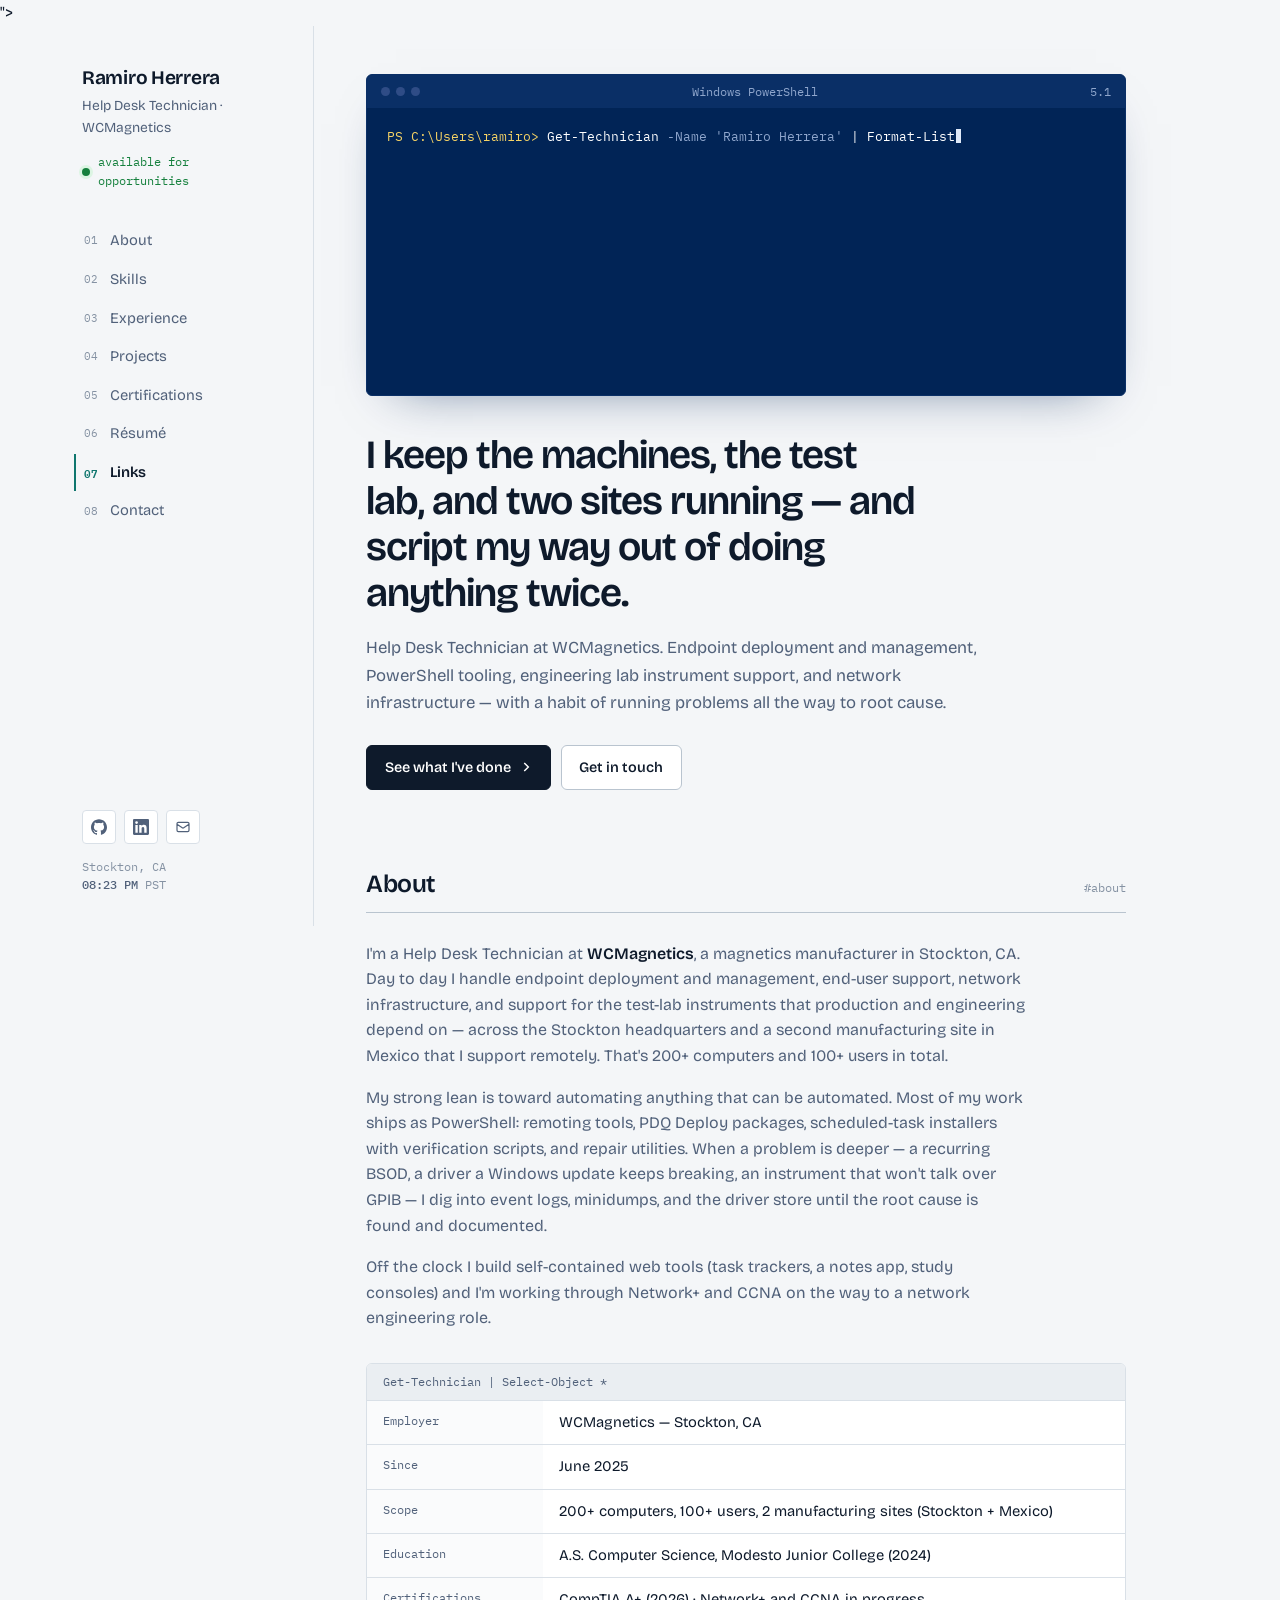
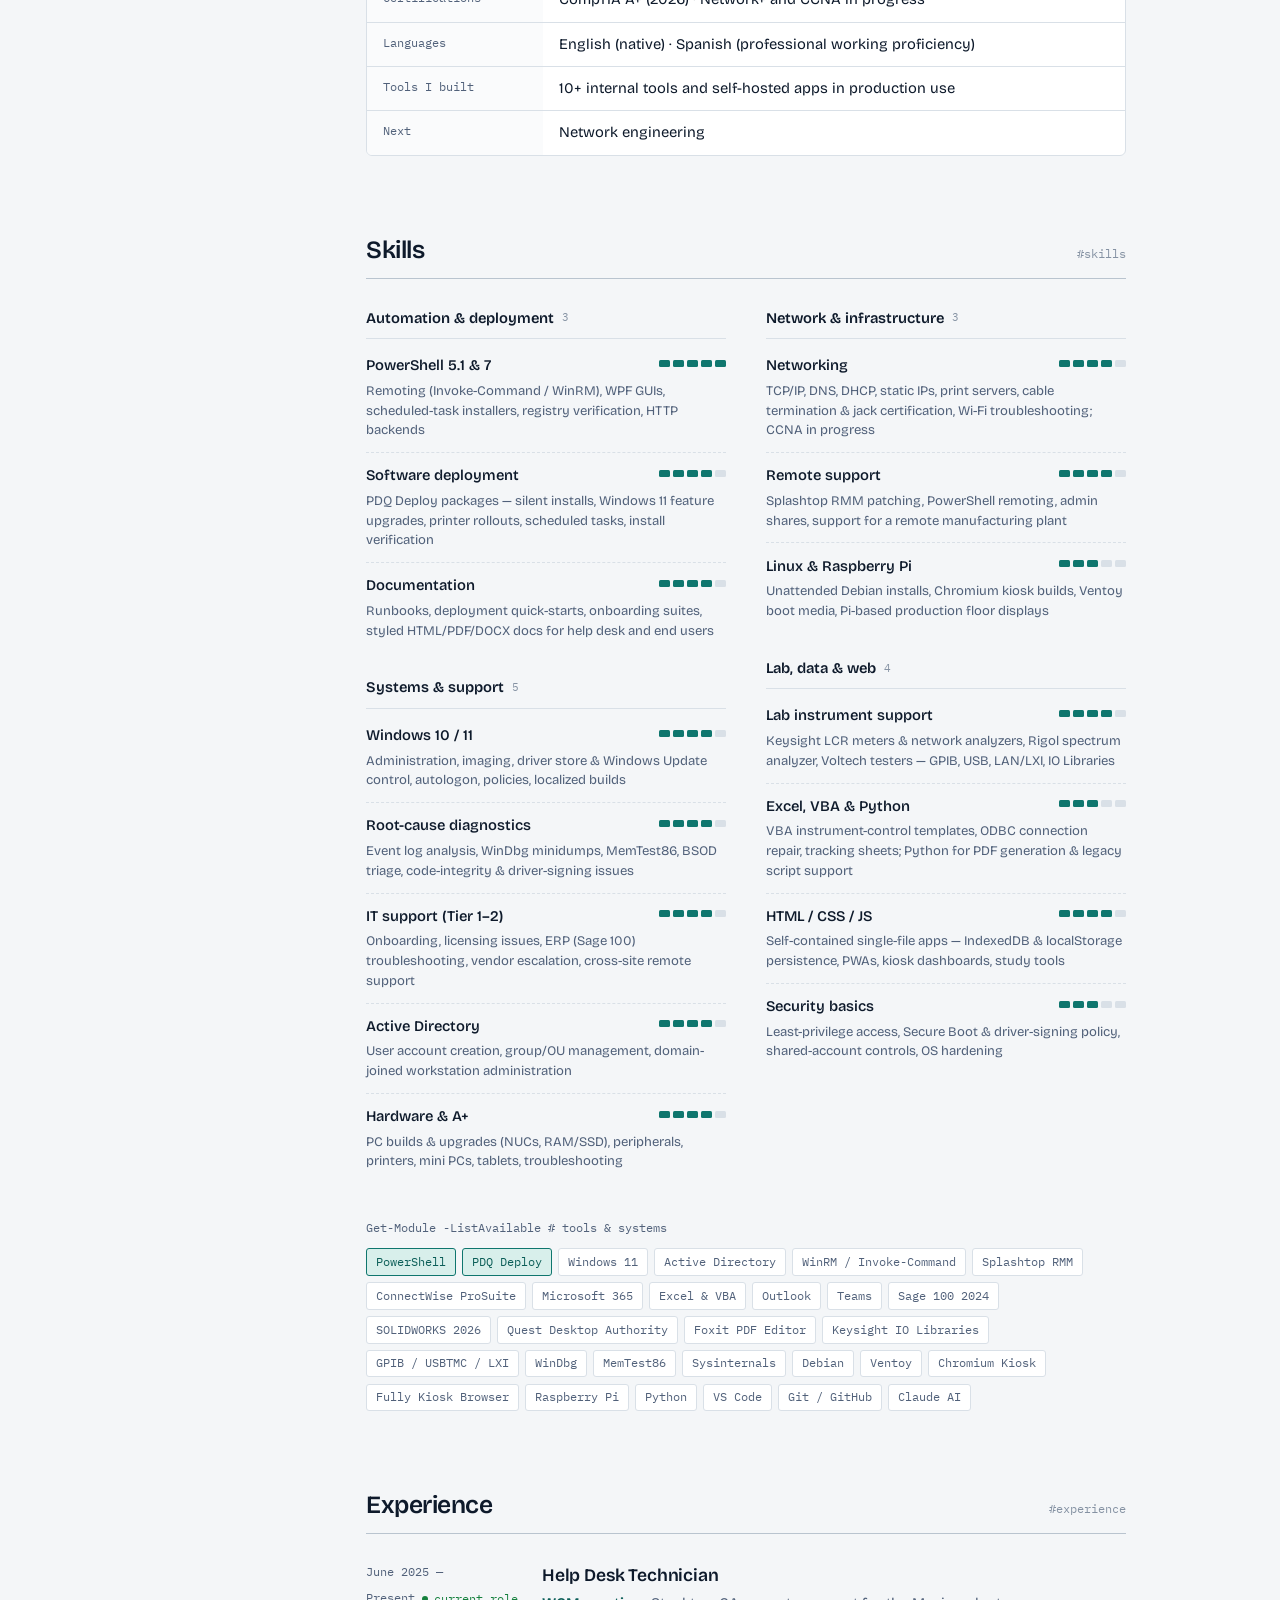
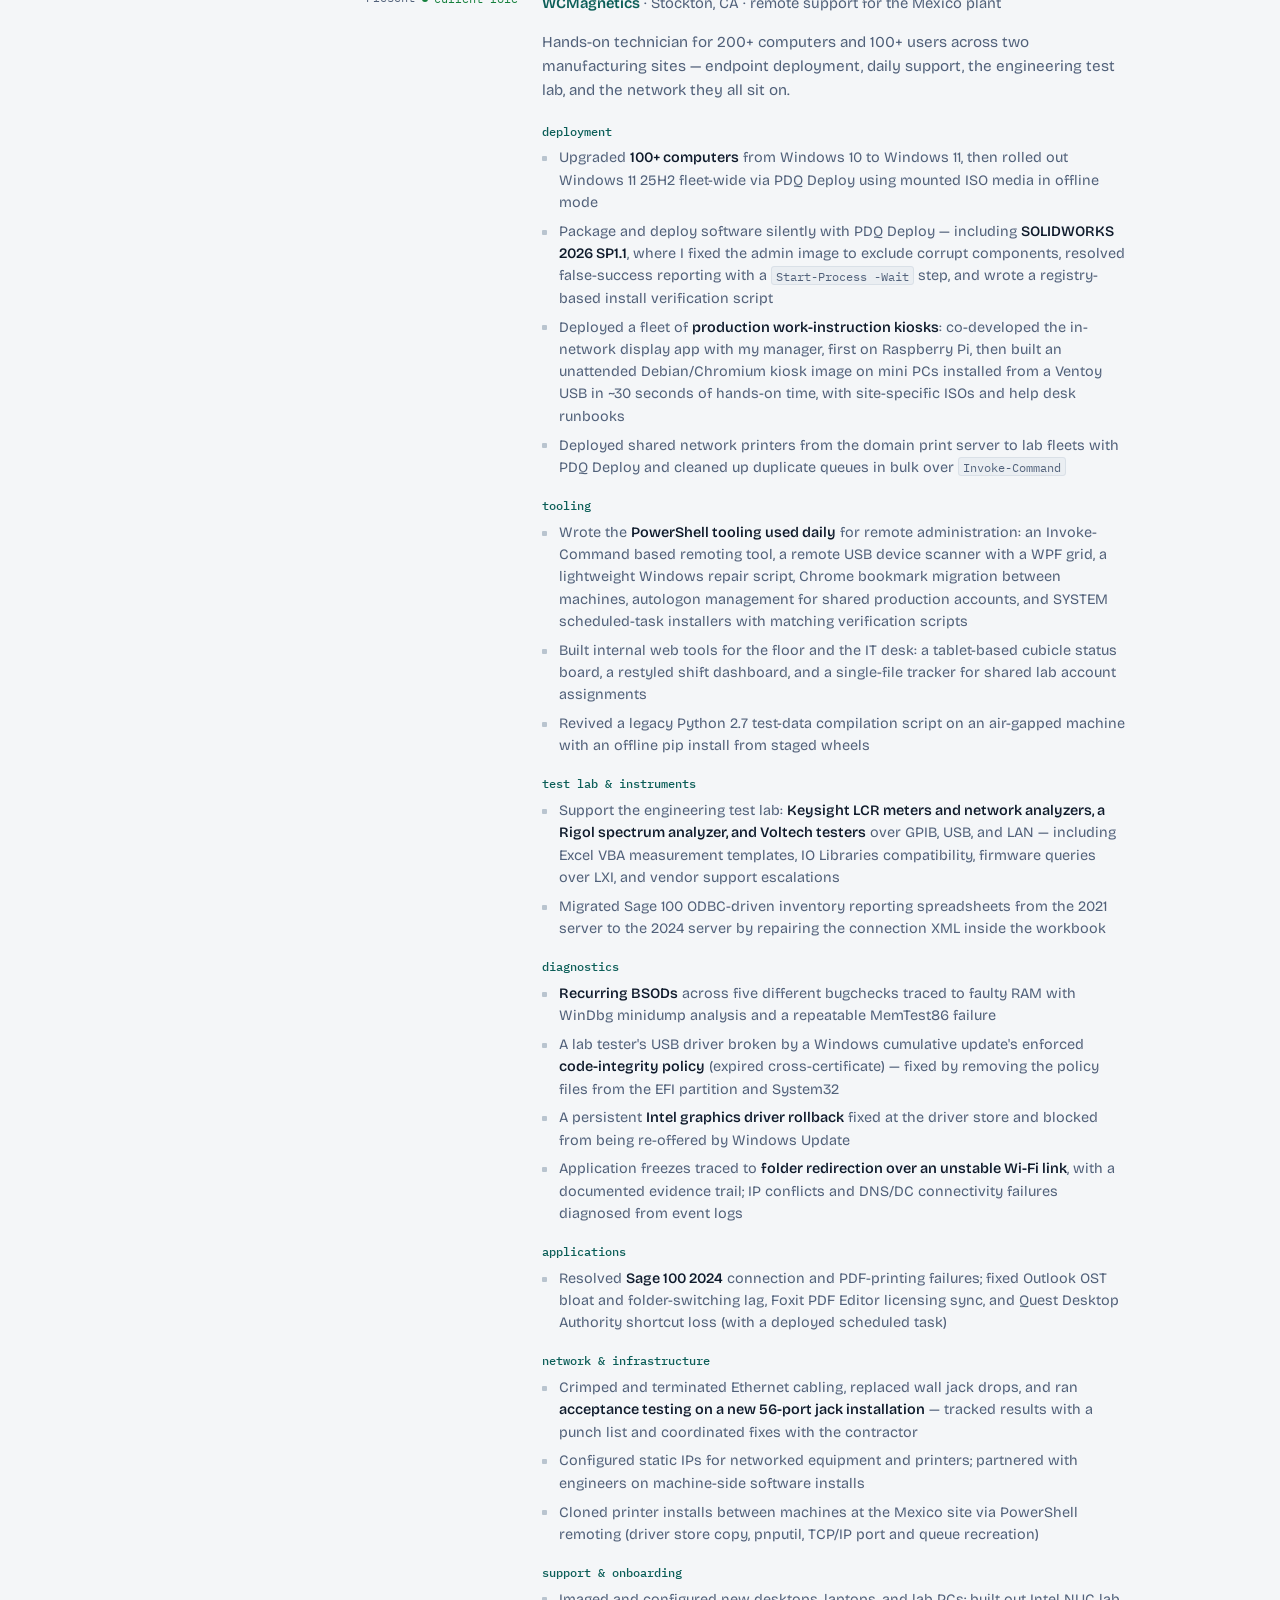
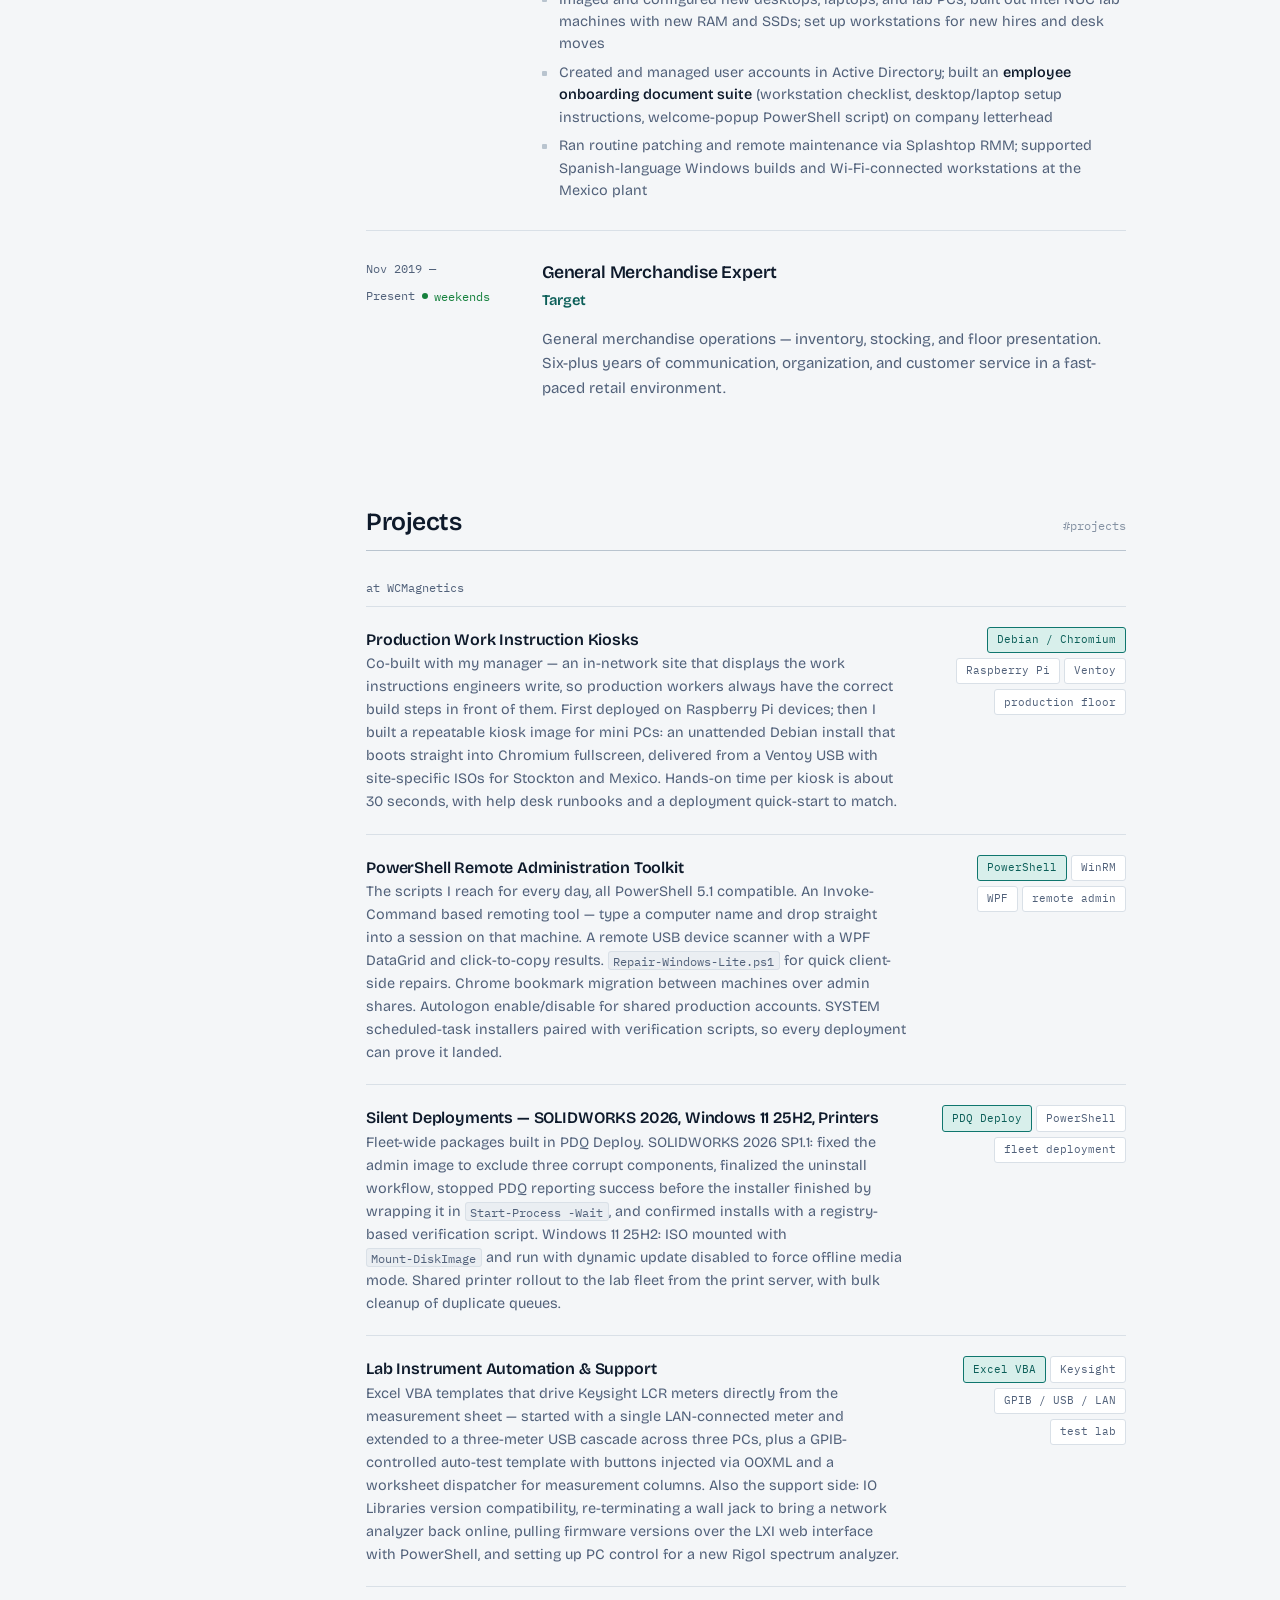
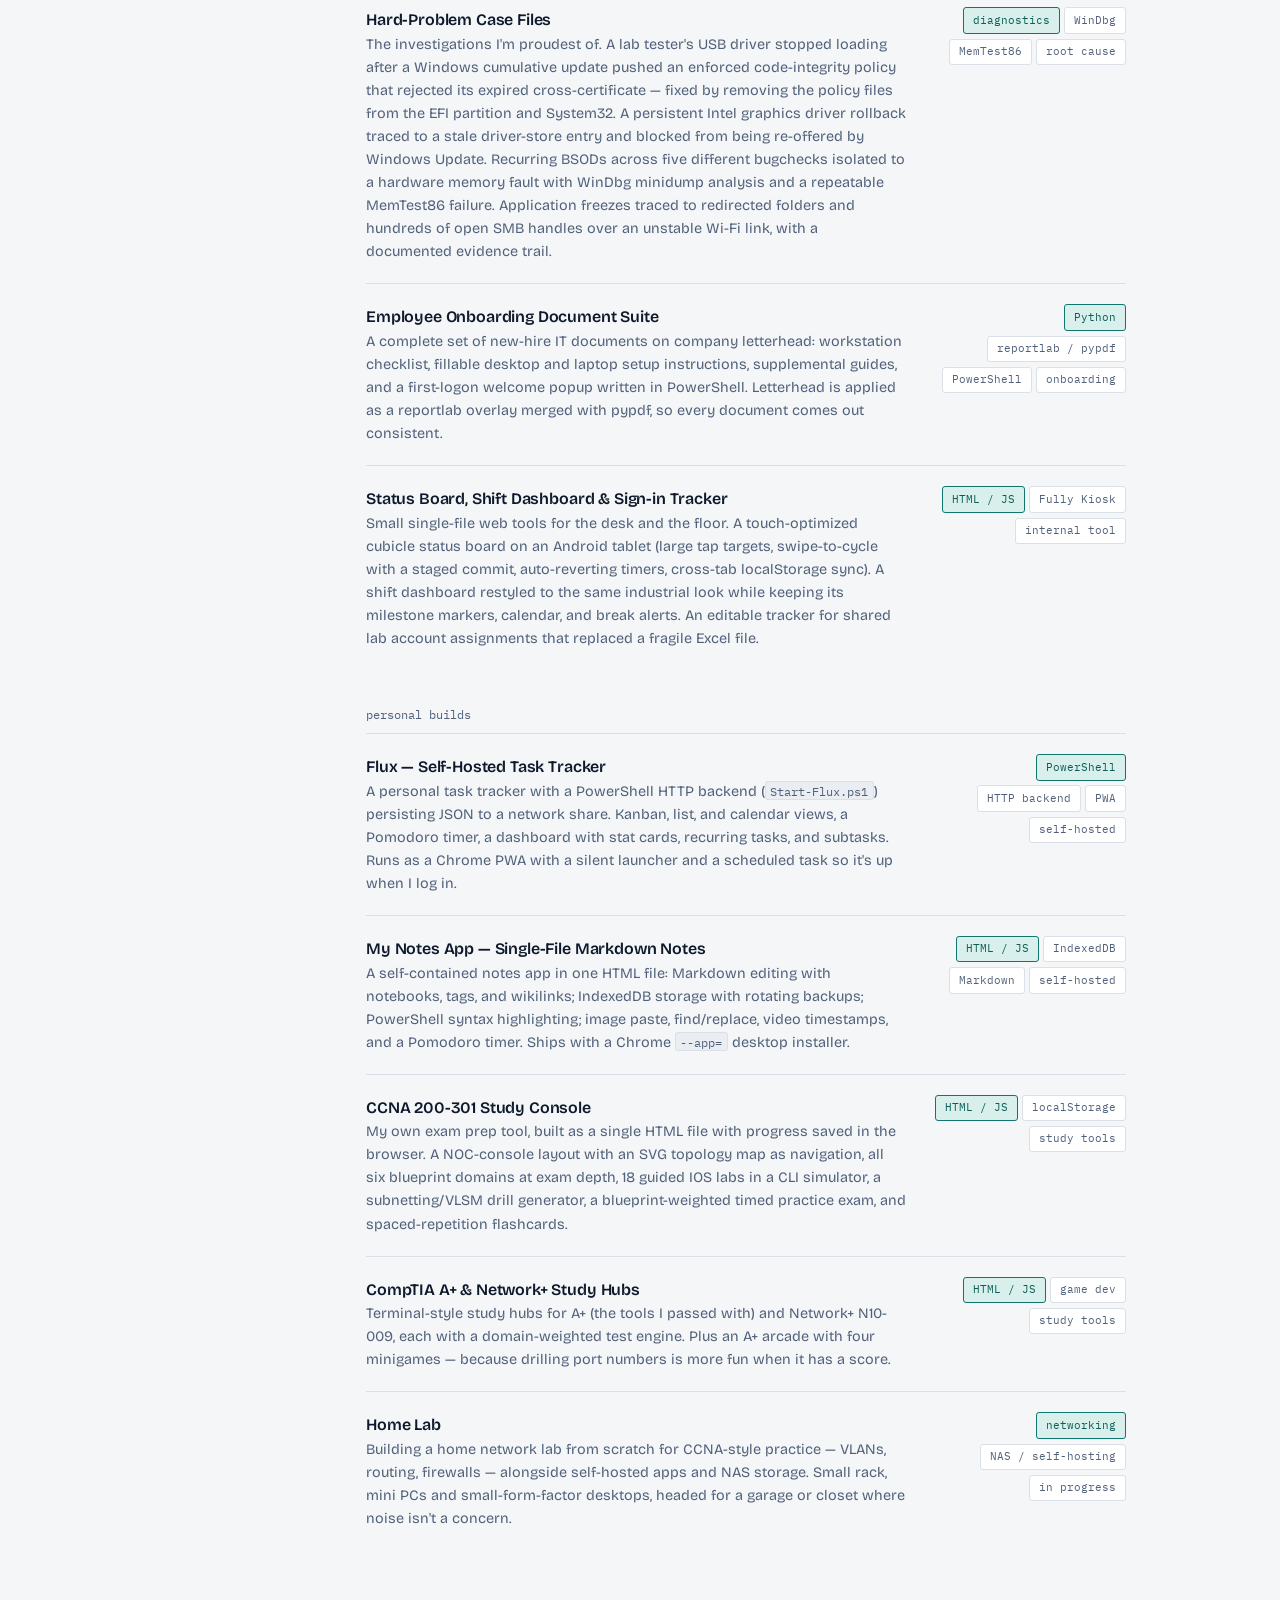
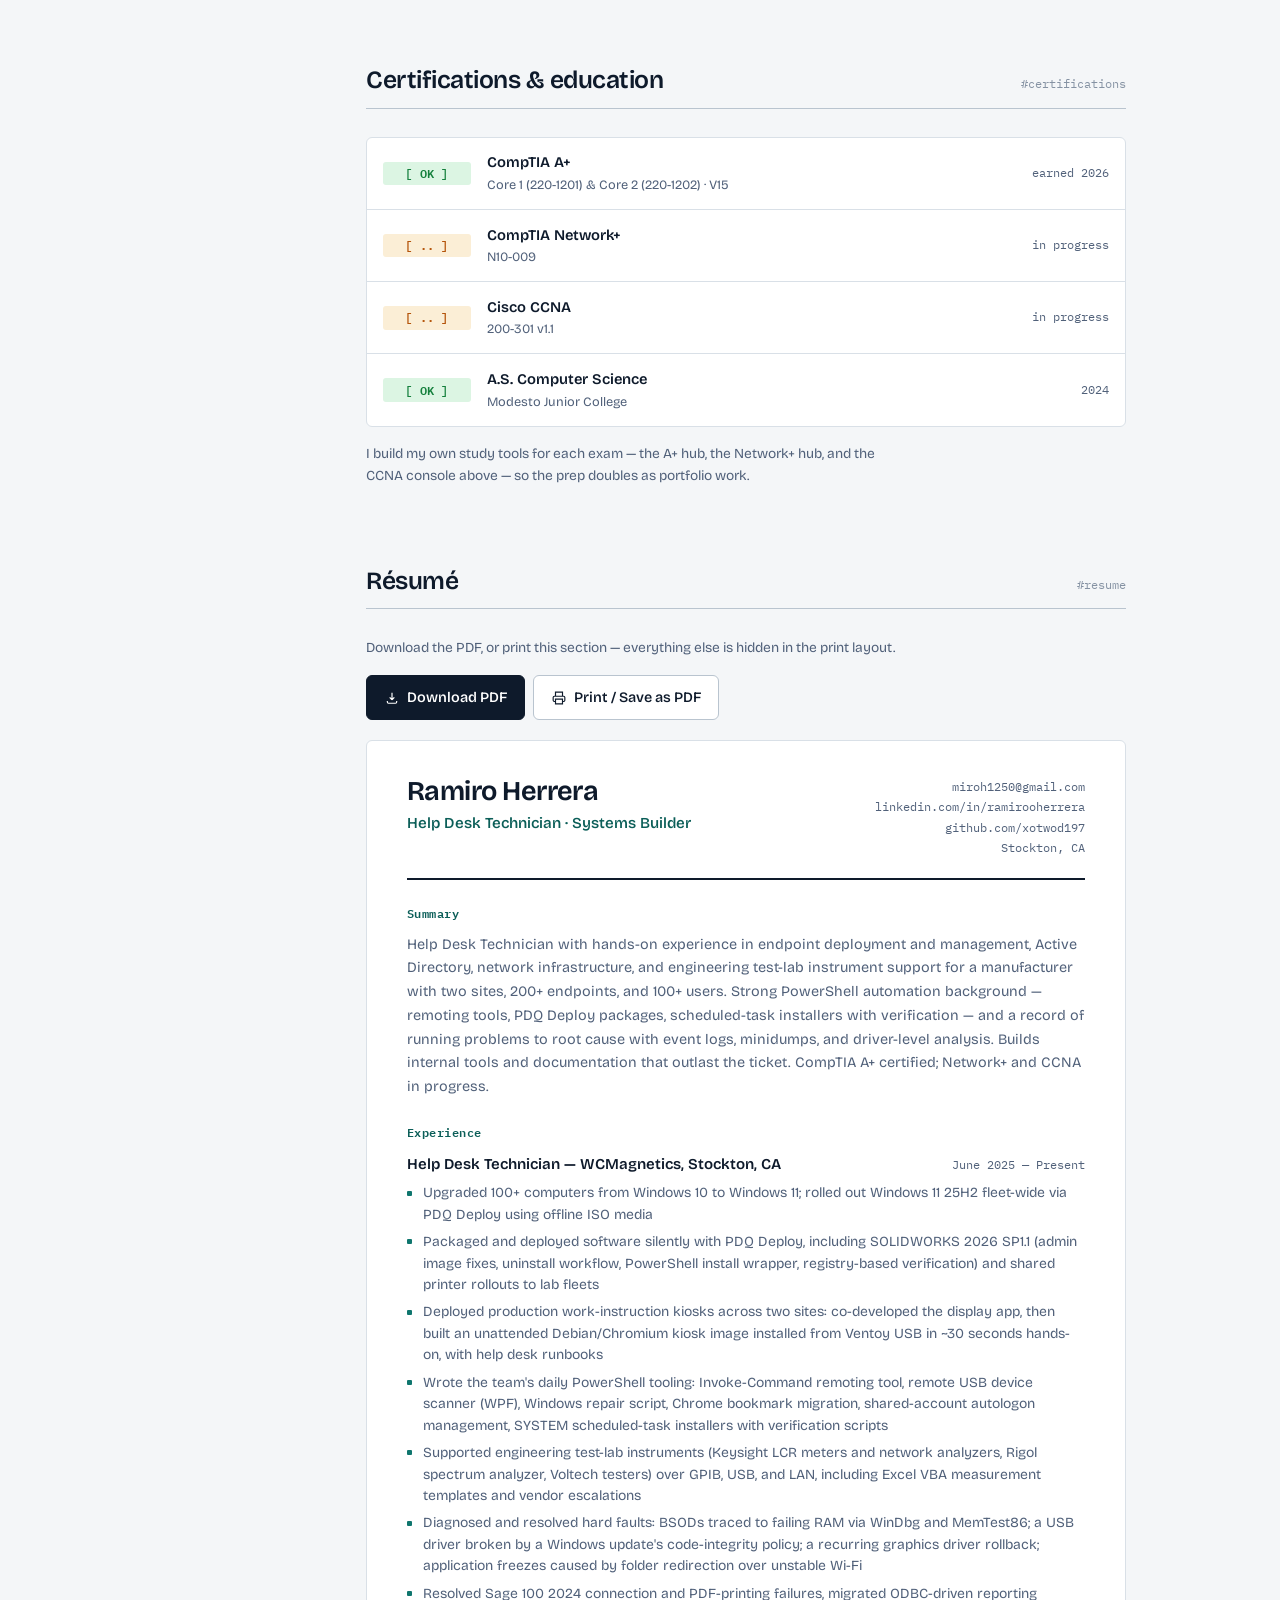
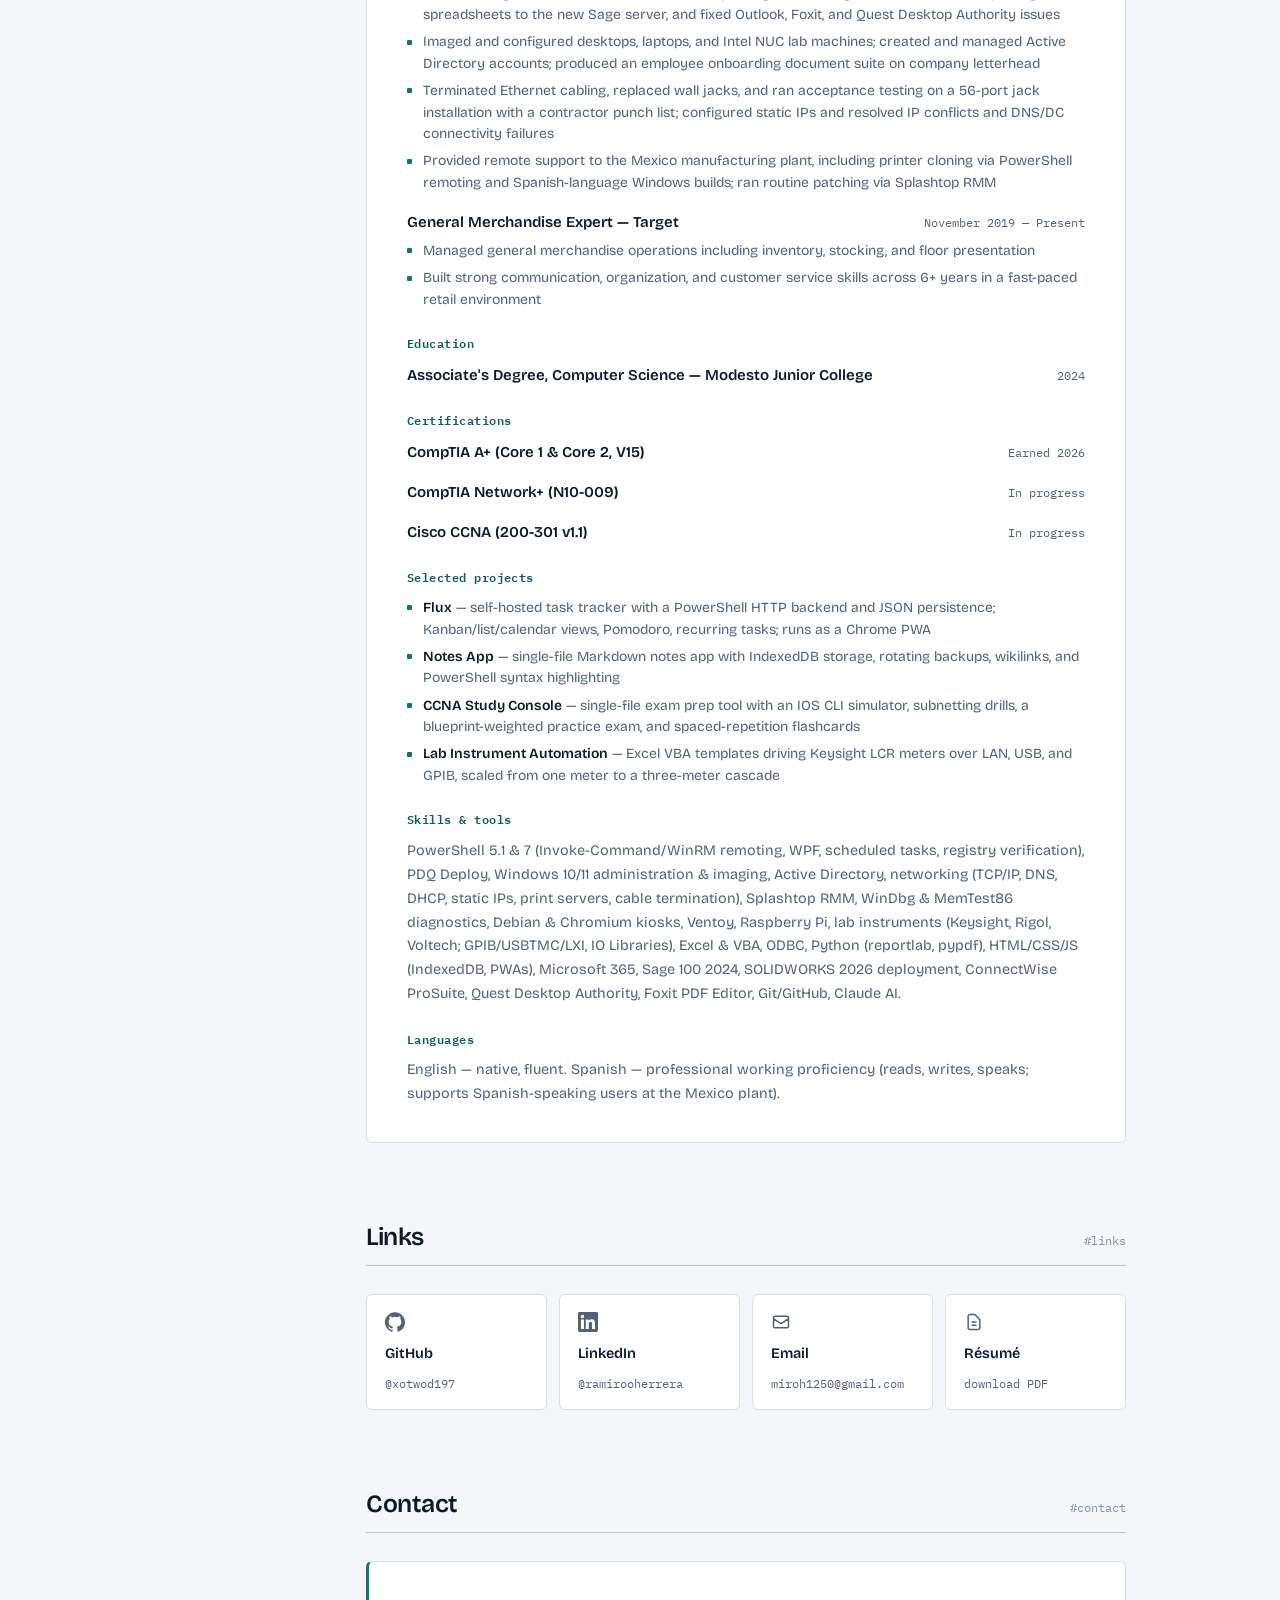
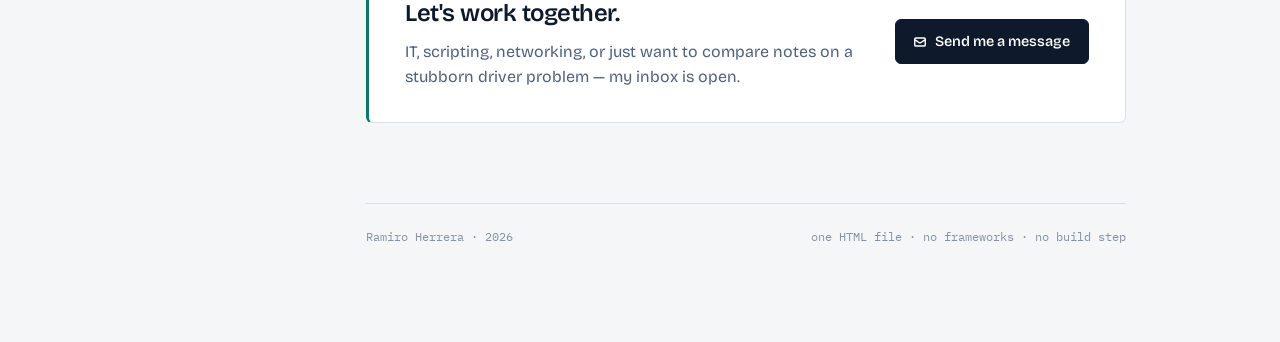
<file: inddex.html>
<!DOCTYPE html>
<html lang="en">
<head>
<meta charset="UTF-8">
<meta name="viewport" content="width=device-width, initial-scale=1.0">
<title>Ramiro Herrera — Help Desk Technician & Systems Builder</title>
<meta name="description" content="Ramiro Herrera — Help Desk Technician at WCMagnetics. Endpoint deployment, PowerShell automation, lab instrument support, and networking. Stockton, CA.">
<meta name="theme-color" content="#012456">
<link rel="icon" href="data:image/svg+xml,<svg xmlns="http://www.w3.org/2000/svg" viewBox="0 0 64 64"><rect width="64" height="64" rx="12" fill="%23012456"/><path d="M16 20l16 12-16 12" fill="none" stroke="%23f6d365" stroke-width="6" stroke-linecap="round" stroke-linejoin="round"/><path d="M34 44h16" stroke="%23dfe9f8" stroke-width="6" stroke-linecap="round"/></svg>">
<!-- Share preview (LinkedIn, Slack, iMessage, X). Set og:url and og:image to absolute URLs once the site is hosted. -->
<meta property="og:type" content="website">
<meta property="og:site_name" content="Ramiro Herrera">
<meta property="og:title" content="Ramiro Herrera — Help Desk Technician &amp; Systems Builder">
<meta property="og:description" content="Endpoint deployment, PowerShell automation, lab instrument support, and networking for a two-site manufacturer. CompTIA A+; Network+ and CCNA in progress. Stockton, CA.">
<!-- <meta property="og:url" content="https://your-domain.example/"> -->
<!-- <meta property="og:image" content="https://your-domain.example/og-image.png"> -->
<meta name="twitter:card" content="summary">
<meta name="twitter:title" content="Ramiro Herrera — Help Desk Technician &amp; Systems Builder">
<meta name="twitter:description" content="Endpoint deployment, PowerShell automation, lab instrument support, and networking. Stockton, CA.">
<link rel="preconnect" href="https://fonts.googleapis.com">
<link rel="preconnect" href="https://fonts.gstatic.com" crossorigin>
<link href="https://fonts.googleapis.com/css2?family=Bricolage+Grotesque:opsz,wght@12..96,300..800&family=IBM+Plex+Mono:ital,wght@0,400;0,500;0,600;1,400&display=swap" rel="stylesheet">
<style>
  /* ─────────────────────────────────────────────
     TOKENS
     ───────────────────────────────────────────── */
  :root {
    --bg: #f4f6f8;
    --surface: #ffffff;
    --surface-2: #eaeef2;
    --line: #d9e0e7;
    --line-strong: #b9c4cf;
    --ink: #0e1a2b;
    --ink-2: #51617a;
    --ink-3: #8592a3;

    --console: #012456;          /* PowerShell blue */
    --console-2: #0a2f66;
    --console-ink: #dfe9f8;
    --console-dim: #8fa6cc;
    --console-prompt: #f6d365;   /* PS prompt yellow */
    --console-cmd: #ffffff;
    --console-key: #7fd1c0;

    --accent: #0f766e;
    --accent-ink: #0b5e58;
    --accent-soft: #d8efeb;
    --amber: #b45309;
    --amber-soft: #fbeed6;
    --ok: #15803d;
    --ok-soft: #dcf5e3;

    --sans: 'Bricolage Grotesque', 'Segoe UI', system-ui, -apple-system, sans-serif;
    --mono: 'IBM Plex Mono', 'Cascadia Mono', Consolas, 'Courier New', monospace;

    --r: 6px;
    --side-w: 264px;
    --content-w: 760px;
  }

  *, *::before, *::after { box-sizing: border-box; margin: 0; padding: 0; }
  html { scroll-behavior: smooth; }
  @media (prefers-reduced-motion: reduce) { html { scroll-behavior: auto; } }

  body {
    font-family: var(--sans);
    font-size: 16px;
    line-height: 1.6;
    color: var(--ink);
    background: var(--bg);
    -webkit-font-smoothing: antialiased;
    overflow-x: hidden;
  }

  a { color: var(--accent-ink); text-decoration-thickness: 1px; text-underline-offset: 3px; }
  a:hover { color: var(--ink); }
  :focus-visible { outline: 2px solid var(--accent); outline-offset: 3px; border-radius: 2px; }

  code, .mono { font-family: var(--mono); }
  p code, li code {
    white-space: nowrap;
    font-size: 0.86em;
    background: var(--surface-2);
    border: 1px solid var(--line);
    border-radius: 3px;
    padding: 0.05em 0.35em;
  }
  .sr-only { position: absolute; width: 1px; height: 1px; overflow: hidden; clip: rect(0 0 0 0); white-space: nowrap; }

  /* ─────────────────────────────────────────────
     SHELL: sidebar + content
     ───────────────────────────────────────────── */
  .shell {
    display: grid;
    grid-template-columns: var(--side-w) minmax(0, 1fr);
    max-width: 1180px;
    margin: 0 auto;
  }

  .side {
    position: sticky;
    top: 0;
    height: 100vh;
    padding: 2.5rem 1.75rem 2rem 2rem;
    border-right: 1px solid var(--line);
    display: flex;
    flex-direction: column;
    gap: 2rem;
  }
  .side-name {
    font-weight: 650;
    font-size: 1.2rem;
    letter-spacing: -0.015em;
    line-height: 1.2;
    color: var(--ink);
    text-decoration: none;
  }
  .side-role { font-size: 0.86rem; color: var(--ink-2); margin-top: 0.25rem; }
  .side-status {
    display: inline-flex;
    align-items: center;
    gap: 0.5rem;
    margin-top: 0.85rem;
    font-family: var(--mono);
    font-size: 0.74rem;
    color: var(--ok);
  }
  .led {
    width: 8px; height: 8px; border-radius: 50%;
    background: var(--ok);
    box-shadow: 0 0 0 3px var(--ok-soft);
    animation: blink 2.4s ease-in-out infinite;
  }
  @keyframes blink { 0%, 100% { opacity: 1; } 50% { opacity: 0.35; } }

  .side-nav { list-style: none; display: flex; flex-direction: column; gap: 0.1rem; }
  .side-nav a {
    display: grid;
    grid-template-columns: 1.25rem 1fr;
    align-items: center;
    gap: 0.4rem;
    padding: 0.42rem 0.5rem;
    margin-left: -0.5rem;
    border-radius: 4px;
    text-decoration: none;
    color: var(--ink-2);
    font-size: 0.92rem;
    border-left: 2px solid transparent;
    transition: color 0.15s, background 0.15s;
  }
  .side-nav a .idx {
    font-family: var(--mono);
    font-size: 0.68rem;
    color: var(--ink-3);
  }
  .side-nav a:hover { color: var(--ink); background: var(--surface-2); }
  .side-nav a[aria-current="true"] {
    color: var(--ink);
    font-weight: 600;
    border-left-color: var(--accent);
    border-radius: 0 4px 4px 0;
  }
  .side-nav a[aria-current="true"] .idx { color: var(--accent); }

  .side-foot {
    margin-top: auto;
    display: flex;
    flex-direction: column;
    gap: 0.9rem;
    font-size: 0.82rem;
    color: var(--ink-2);
  }
  .side-links { display: flex; gap: 0.5rem; }
  .side-links a {
    display: inline-flex; align-items: center; justify-content: center;
    width: 34px; height: 34px;
    border: 1px solid var(--line);
    border-radius: 4px;
    color: var(--ink-2);
    background: var(--surface);
    transition: border-color 0.15s, color 0.15s;
  }
  .side-links a:hover { border-color: var(--ink); color: var(--ink); }
  .side-links svg { width: 16px; height: 16px; }
  .side-clock { font-family: var(--mono); font-size: 0.74rem; color: var(--ink-3); line-height: 1.5; }
  .side-clock b { color: var(--ink-2); font-weight: 500; }

  .content { padding: 0 2.5rem 6rem 3.25rem; }
  .content > * { max-width: var(--content-w); }

  /* ─────────────────────────────────────────────
     HERO
     ───────────────────────────────────────────── */
  .hero { padding-top: 3rem; }

  .console {
    background: var(--console);
    color: var(--console-ink);
    border-radius: var(--r);
    border: 1px solid var(--console-2);
    box-shadow: 0 20px 50px -30px rgba(1, 36, 86, 0.6);
    overflow: hidden;
    font-family: var(--mono);
    font-size: 0.84rem;
    line-height: 1.55;
  }
  .console-bar {
    display: flex; align-items: center; justify-content: space-between;
    padding: 0.5rem 0.9rem;
    background: var(--console-2);
    color: var(--console-dim);
    font-size: 0.72rem;
  }
  .console-bar .dots { display: flex; gap: 6px; }
  .console-bar .dots i { width: 9px; height: 9px; border-radius: 50%; background: #2f4c86; display: block; }
  .console-body { padding: 1.1rem 1.25rem 1.25rem; min-height: 15.5em; }
  .prompt { color: var(--console-prompt); }
  .cmd { color: var(--console-cmd); }
  .cmd .param { color: var(--console-dim); }
  .cmd .str { color: #a9dc76; }
  .caret {
    display: inline-block; width: 0.6ch; height: 1.05em;
    background: var(--console-ink);
    vertical-align: -0.15em;
    margin-left: 1px;
    animation: caret 1s steps(1) infinite;
  }
  @keyframes caret { 50% { opacity: 0; } }
  .console.done .caret { display: none; }

  .fl { margin-top: 1em; display: grid; row-gap: 0.15em; }
  .fl-row {
    display: grid;
    grid-template-columns: 15ch 1.5ch 1fr;
    opacity: 0;
    transform: translateY(2px);
    transition: opacity 0.25s ease, transform 0.25s ease;
  }
  .fl-row.show { opacity: 1; transform: none; }
  .fl-row .k { color: var(--console-key); }
  .fl-row .sep { color: var(--console-dim); }
  .fl-row .v { color: var(--console-ink); white-space: pre-wrap; }
  .fl-row .v .ok { color: #a9dc76; }
  .fl-row .v .wip { color: var(--console-prompt); }
  .console-end { margin-top: 1em; color: var(--console-prompt); opacity: 0; transition: opacity 0.3s; }
  .console.done .console-end { opacity: 1; }

  .hero-text { margin-top: 2.25rem; }
  .hero h1 {
    font-size: clamp(1.85rem, 3.2vw, 2.5rem);
    line-height: 1.15;
    font-weight: 600;
    letter-spacing: -0.025em;
    font-variation-settings: 'opsz' 60;
    max-width: 22ch;
  }
  .hero-sub {
    margin-top: 1.1rem;
    font-size: 1.05rem;
    color: var(--ink-2);
    max-width: 56ch;
    line-height: 1.65;
  }
  .hero-cta { display: flex; gap: 0.6rem; flex-wrap: wrap; margin-top: 1.75rem; }

  .btn {
    display: inline-flex; align-items: center; gap: 0.5rem;
    padding: 0.62rem 1.1rem;
    border-radius: var(--r);
    font: inherit; font-size: 0.9rem; font-weight: 550;
    text-decoration: none;
    cursor: pointer;
    border: 1px solid transparent;
    transition: background 0.15s, border-color 0.15s, color 0.15s, transform 0.15s;
  }
  .btn svg { width: 14px; height: 14px; }
  .btn-ink { background: var(--ink); color: #fff; border-color: var(--ink); }
  .btn-ink:hover { background: var(--console); border-color: var(--console); color: #fff; }
  .btn-line { background: var(--surface); color: var(--ink); border-color: var(--line-strong); }
  .btn-line:hover { border-color: var(--ink); color: var(--ink); }
  .btn:active { transform: translateY(1px); }

  /* ─────────────────────────────────────────────
     SECTIONS
     ───────────────────────────────────────────── */
  .section { padding-top: 5rem; scroll-margin-top: 1.5rem; }
  .section-head {
    display: flex; align-items: baseline; justify-content: space-between; gap: 1rem;
    padding-bottom: 0.75rem;
    margin-bottom: 1.75rem;
    border-bottom: 1px solid var(--line-strong);
  }
  .section-head h2 {
    font-size: 1.55rem;
    font-weight: 600;
    letter-spacing: -0.02em;
    line-height: 1.2;
  }
  .anchor {
    font-family: var(--mono);
    font-size: 0.74rem;
    color: var(--ink-3);
    text-decoration: none;
  }
  .anchor:hover { color: var(--accent-ink); }

  .lede { font-size: 1.05rem; color: var(--ink-2); max-width: 60ch; }
  .prose p { color: var(--ink-2); margin-bottom: 1rem; max-width: 66ch; }
  .prose p:last-child { margin-bottom: 0; }
  .prose strong { color: var(--ink); font-weight: 600; }

  /* Key facts (definition table) */
  .facts {
    margin-top: 2rem;
    border: 1px solid var(--line);
    border-radius: var(--r);
    background: var(--surface);
    overflow: hidden;
  }
  .facts-title {
    padding: 0.55rem 1rem;
    font-family: var(--mono);
    font-size: 0.72rem;
    color: var(--ink-2);
    background: var(--surface-2);
    border-bottom: 1px solid var(--line);
  }
  .facts dl { display: grid; grid-template-columns: 11rem 1fr; }
  .facts dt, .facts dd { padding: 0.62rem 1rem; border-top: 1px solid var(--line); }
  .facts dt:first-of-type, .facts dd:first-of-type { border-top: none; }
  .facts dt { font-family: var(--mono); font-size: 0.78rem; color: var(--ink-2); background: #fafbfc; }
  .facts dd { font-size: 0.92rem; }

  /* ─────────────────────────────────────────────
     SKILLS
     ───────────────────────────────────────────── */
  .skill-groups { column-count: 2; column-gap: 2.5rem; }
  .skill-group { break-inside: avoid; margin-bottom: 1.5rem; }
  .skill-group h3 {
    font-size: 0.92rem;
    font-weight: 600;
    padding-bottom: 0.5rem;
    margin-bottom: 0.25rem;
    border-bottom: 1px solid var(--line);
    display: flex; align-items: center; gap: 0.5rem;
  }
  .skill-group h3 .n { font-family: var(--mono); font-size: 0.7rem; color: var(--ink-3); font-weight: 400; }
  .skill { display: grid; grid-template-columns: 1fr auto; gap: 0.25rem 1rem; padding: 0.7rem 0; border-bottom: 1px dashed var(--line); align-items: start; }
  .skill:last-child { border-bottom: none; }
  .skill-name { font-weight: 550; font-size: 0.92rem; }
  .skill-desc { grid-column: 1 / -1; font-size: 0.82rem; color: var(--ink-2); line-height: 1.5; }
  .meter { display: inline-flex; gap: 3px; margin-top: 0.35rem; }
  .meter i { display: block; width: 11px; height: 7px; border-radius: 1.5px; background: var(--line); }
  .meter[data-level="1"] i:nth-child(-n+1),
  .meter[data-level="2"] i:nth-child(-n+2),
  .meter[data-level="3"] i:nth-child(-n+3),
  .meter[data-level="4"] i:nth-child(-n+4),
  .meter[data-level="5"] i:nth-child(-n+5) { background: var(--accent); }

  .tools { margin-top: 2.25rem; }
  .tools-title { font-family: var(--mono); font-size: 0.74rem; color: var(--ink-2); margin-bottom: 0.65rem; }
  .chips { display: flex; flex-wrap: wrap; gap: 0.4rem; }
  .chip {
    font-family: var(--mono);
    font-size: 0.72rem;
    padding: 0.22rem 0.55rem;
    border: 1px solid var(--line);
    border-radius: 3px;
    background: var(--surface);
    color: var(--ink-2);
  }
  .chip.hi { border-color: var(--accent); color: var(--accent-ink); background: var(--accent-soft); }

  /* ─────────────────────────────────────────────
     EXPERIENCE
     ───────────────────────────────────────────── */
  .job { display: grid; grid-template-columns: 9.5rem 1fr; gap: 1.5rem; padding: 1.75rem 0; border-top: 1px solid var(--line); }
  .job:first-of-type { border-top: none; padding-top: 0; }
  .job-when { font-family: var(--mono); font-size: 0.76rem; color: var(--ink-2); line-height: 1.6; }
  .job-when .now {
    display: inline-flex; align-items: center; gap: 0.35rem;
    margin-top: 0.5rem;
    color: var(--ok);
  }
  .job-when .now::before { content: ''; width: 6px; height: 6px; border-radius: 50%; background: var(--ok); }
  .job-role { font-size: 1.1rem; font-weight: 600; letter-spacing: -0.01em; }
  .job-org { color: var(--ink-2); font-size: 0.92rem; margin-top: 0.1rem; }
  .job-org b { color: var(--accent-ink); font-weight: 600; }
  .job-summary { margin-top: 0.9rem; color: var(--ink-2); font-size: 0.95rem; max-width: 62ch; }

  .duty-groups { margin-top: 1.25rem; display: grid; gap: 1.1rem; }
  .duty h4 {
    font-family: var(--mono);
    font-size: 0.72rem;
    font-weight: 500;
    color: var(--accent-ink);
    margin-bottom: 0.4rem;
  }
  .duty ul { list-style: none; display: grid; gap: 0.4rem; }
  .duty li { position: relative; padding-left: 1.05rem; font-size: 0.9rem; color: var(--ink-2); line-height: 1.55; }
  .duty li::before { content: ''; position: absolute; left: 0; top: 0.62em; width: 5px; height: 5px; background: var(--line-strong); border-radius: 1px; }
  .duty li strong { color: var(--ink); font-weight: 550; }

  /* ─────────────────────────────────────────────
     PROJECTS
     ───────────────────────────────────────────── */
  .proj-group { margin-bottom: 2.25rem; }
  .proj-group-title {
    font-family: var(--mono);
    font-size: 0.74rem;
    color: var(--ink-2);
    padding-bottom: 0.5rem;
    border-bottom: 1px solid var(--line);
  }
  .proj { display: grid; grid-template-columns: 1fr 12rem; gap: 0.5rem 1.5rem; padding: 1.25rem 0; border-bottom: 1px solid var(--line); }
  .proj:last-child { border-bottom: none; }
  .proj h3 { font-size: 1rem; font-weight: 600; letter-spacing: -0.01em; }
  .proj p { font-size: 0.9rem; color: var(--ink-2); line-height: 1.6; max-width: 60ch; }
  .proj-meta { display: flex; flex-wrap: wrap; align-content: start; justify-content: flex-end; gap: 0.3rem; }
  .proj-meta .chip { font-size: 0.68rem; }

  /* ─────────────────────────────────────────────
     CERTIFICATIONS — status lines
     ───────────────────────────────────────────── */
  .status-list {
    border: 1px solid var(--line);
    border-radius: var(--r);
    background: var(--surface);
    overflow: hidden;
  }
  .status {
    display: grid;
    grid-template-columns: 5.5rem 1fr auto;
    gap: 1rem;
    align-items: center;
    padding: 0.85rem 1rem;
    border-top: 1px solid var(--line);
    font-size: 0.92rem;
  }
  .status:first-child { border-top: none; }
  .status .code {
    font-family: var(--mono);
    font-size: 0.74rem;
    font-weight: 600;
    padding: 0.15rem 0.45rem;
    border-radius: 3px;
    text-align: center;
    letter-spacing: 0.02em;
  }
  .status .code.ok { background: var(--ok-soft); color: var(--ok); }
  .status .code.wip { background: var(--amber-soft); color: var(--amber); }
  .status .what b { font-weight: 600; }
  .status .what span { display: block; font-size: 0.8rem; color: var(--ink-2); }
  .status .when { font-family: var(--mono); font-size: 0.74rem; color: var(--ink-2); white-space: nowrap; }
  .cert-note { margin-top: 1rem; font-size: 0.86rem; color: var(--ink-2); max-width: 60ch; }

  /* ─────────────────────────────────────────────
     RÉSUMÉ (printable)
     ───────────────────────────────────────────── */
  .resume-bar {
    display: flex; align-items: center; justify-content: space-between; gap: 1rem; flex-wrap: wrap;
    margin-bottom: 1.25rem;
    font-size: 0.86rem; color: var(--ink-2);
  }
  .resume-actions { display: flex; gap: 0.5rem; flex-wrap: wrap; }
  .resume { background: var(--surface); border: 1px solid var(--line); border-radius: var(--r); padding: 2.25rem 2.5rem; }
  .r-head { display: flex; justify-content: space-between; align-items: flex-start; gap: 1rem; flex-wrap: wrap; padding-bottom: 1.25rem; margin-bottom: 1.25rem; border-bottom: 2px solid var(--ink); }
  .r-name { font-size: 1.7rem; font-weight: 650; letter-spacing: -0.02em; line-height: 1.1; }
  .r-title { color: var(--accent-ink); font-weight: 550; font-size: 0.95rem; margin-top: 0.25rem; }
  .r-contact { font-family: var(--mono); font-size: 0.74rem; color: var(--ink-2); text-align: right; line-height: 1.7; }
  .r-section { margin-top: 1.5rem; }
  .r-section h3 {
    font-family: var(--mono);
    font-size: 0.72rem;
    font-weight: 600;
    letter-spacing: 0.04em;
    color: var(--accent-ink);
    margin-bottom: 0.65rem;
  }
  .r-p { font-size: 0.9rem; color: var(--ink-2); line-height: 1.65; }
  .r-entry { margin-top: 1rem; }
  .r-entry:first-of-type { margin-top: 0; }
  .r-top { display: flex; justify-content: space-between; gap: 0.5rem; flex-wrap: wrap; align-items: baseline; margin-bottom: 0.4rem; }
  .r-role { font-weight: 600; font-size: 0.94rem; }
  .r-date { font-family: var(--mono); font-size: 0.72rem; color: var(--ink-2); white-space: nowrap; }
  .r-ul { list-style: none; display: grid; gap: 0.35rem; }
  .r-ul li { position: relative; padding-left: 1rem; font-size: 0.87rem; color: var(--ink-2); line-height: 1.55; }
  .r-ul li::before { content: ''; position: absolute; left: 0; top: 0.6em; width: 5px; height: 5px; background: var(--accent); border-radius: 1px; }
  .r-ul li strong { color: var(--ink); font-weight: 600; }

  /* ─────────────────────────────────────────────
     LINKS + CONTACT
     ───────────────────────────────────────────── */
  .link-grid { display: grid; grid-template-columns: repeat(4, 1fr); gap: 0.75rem; }
  .link {
    display: flex; flex-direction: column; gap: 0.6rem;
    padding: 1.1rem 1.1rem 1rem;
    border: 1px solid var(--line);
    border-radius: var(--r);
    background: var(--surface);
    text-decoration: none;
    color: var(--ink);
    transition: border-color 0.15s, background 0.15s;
  }
  .link:hover { border-color: var(--ink); }
  .link svg { width: 20px; height: 20px; color: var(--ink-2); }
  .link:hover svg { color: var(--ink); }
  .link b { font-size: 0.9rem; font-weight: 600; }
  .link span { font-family: var(--mono); font-size: 0.72rem; color: var(--ink-2); word-break: break-all; }

  .contact {
    border: 1px solid var(--line);
    border-left: 3px solid var(--accent);
    border-radius: var(--r);
    background: var(--surface);
    padding: 2rem 2.25rem;
    display: grid;
    grid-template-columns: 1fr auto;
    gap: 1.5rem;
    align-items: center;
  }
  .contact h2 { font-size: 1.5rem; font-weight: 600; letter-spacing: -0.02em; }
  .contact p { color: var(--ink-2); margin-top: 0.4rem; max-width: 46ch; }

  footer {
    margin-top: 5rem;
    padding-top: 1.5rem;
    border-top: 1px solid var(--line);
    font-family: var(--mono);
    font-size: 0.72rem;
    color: var(--ink-3);
    display: flex; justify-content: space-between; flex-wrap: wrap; gap: 0.5rem;
  }

  /* ─────────────────────────────────────────────
     PRINT — résumé only
     ───────────────────────────────────────────── */
  @media print {
    .side, .hero, #about, #skills, #experience, #projects, #certifications, #links, #contact, footer, .resume-bar { display: none !important; }
    body { background: #fff; }
    .shell { display: block; max-width: none; }
    .content { padding: 0; }
    .content > * { max-width: none; }
    .section { padding: 0; }
    .section-head { display: none; }
    .resume { border: none; padding: 0; }
    .r-ul li::before { background: #000; }
    .r-section h3, .r-title { color: #000; }
    a { color: inherit; text-decoration: none; }
  }

  /* ─────────────────────────────────────────────
     RESPONSIVE
     ───────────────────────────────────────────── */
  @media (max-width: 960px) {
    .shell { grid-template-columns: minmax(0, 1fr); }
    .side nav { min-width: 0; flex: 1; }
    .side {
      position: sticky; top: 0; height: auto; z-index: 50;
      padding: 0.85rem 1.25rem;
      border-right: none; border-bottom: 1px solid var(--line);
      background: rgba(244, 246, 248, 0.92);
      backdrop-filter: blur(10px);
      flex-direction: row; align-items: center; justify-content: space-between; gap: 1rem;
    }
    .side-head { min-width: 0; }
    .side-role, .side-status, .side-foot { display: none; }
    .side-name { font-size: 1rem; white-space: nowrap; }
    .side-nav { flex-direction: row; gap: 0; overflow-x: auto; scrollbar-width: none; -webkit-overflow-scrolling: touch; }
    .side-nav::-webkit-scrollbar { display: none; }
    .side-nav a { grid-template-columns: 1fr; margin: 0; padding: 0.35rem 0.55rem; font-size: 0.82rem; border-left: none; border-bottom: 2px solid transparent; border-radius: 0; white-space: nowrap; }
    .side-nav a .idx { display: none; }
    .side-nav a[aria-current="true"] { border-bottom-color: var(--accent); }
    .content { padding: 0 1.25rem 4rem; }
    .hero { padding-top: 2rem; }
    .section { padding-top: 3.5rem; scroll-margin-top: 4.5rem; }
    .skill-groups { column-count: 1; }
    .job { grid-template-columns: 1fr; gap: 0.75rem; }
    .proj { grid-template-columns: 1fr; }
    .proj-meta { justify-content: flex-start; }
    .link-grid { grid-template-columns: 1fr 1fr; }
    .contact { grid-template-columns: 1fr; padding: 1.5rem; }
    .facts dl { grid-template-columns: 8.5rem 1fr; }
    .resume { padding: 1.5rem; }
    .r-contact { text-align: left; }
    .console-body { min-height: 0; }
    .fl-row { grid-template-columns: 1fr; row-gap: 0; margin-bottom: 0.4em; }
    .fl-row .sep { display: none; }
    .status { grid-template-columns: 4.5rem 1fr; }
    .status .when { grid-column: 2; }
  }
  @media (max-width: 520px) {
    .link-grid { grid-template-columns: 1fr; }
    .console { font-size: 0.78rem; }
    .facts dl { grid-template-columns: 1fr; }
    .facts dt { border-top: 1px solid var(--line); padding-bottom: 0.1rem; }
    .facts dd { border-top: none; padding-top: 0; }
  }

  @media (prefers-reduced-motion: reduce) {
    .led, .caret { animation: none; }
    .fl-row { transition: none; }
  }
</style>
</head>
<body>

<div class="shell">

  <!-- ── SIDEBAR ── -->
  <aside class="side">
    <div class="side-head">
      <a href="#" class="side-name">Ramiro Herrera</a>
      <div class="side-role">Help Desk Technician · WCMagnetics</div>
      <div class="side-status"><span class="led" aria-hidden="true"></span>available for opportunities</div>
    </div>

    <nav aria-label="Sections">
      <ul class="side-nav">
        <li><a href="#about"><span class="idx">01</span>About</a></li>
        <li><a href="#skills"><span class="idx">02</span>Skills</a></li>
        <li><a href="#experience"><span class="idx">03</span>Experience</a></li>
        <li><a href="#projects"><span class="idx">04</span>Projects</a></li>
        <li><a href="#certifications"><span class="idx">05</span>Certifications</a></li>
        <li><a href="#resume"><span class="idx">06</span>Résumé</a></li>
        <li><a href="#links"><span class="idx">07</span>Links</a></li>
        <li><a href="#contact"><span class="idx">08</span>Contact</a></li>
      </ul>
    </nav>

    <div class="side-foot">
      <div class="side-links">
        <a href="https://github.com/xotwod197" target="_blank" rel="noopener" aria-label="GitHub">
          <svg viewBox="0 0 24 24" fill="currentColor"><path d="M12 .297c-6.63 0-12 5.373-12 12 0 5.303 3.438 9.8 8.205 11.385.6.113.82-.258.82-.577 0-.285-.01-1.04-.015-2.04-3.338.724-4.042-1.61-4.042-1.61C4.422 18.07 3.633 17.7 3.633 17.7c-1.087-.744.084-.729.084-.729 1.205.084 1.838 1.236 1.838 1.236 1.07 1.835 2.809 1.305 3.495.998.108-.776.417-1.305.76-1.605-2.665-.3-5.466-1.332-5.466-5.93 0-1.31.465-2.38 1.235-3.22-.135-.303-.54-1.523.105-3.176 0 0 1.005-.322 3.3 1.23.96-.267 1.98-.399 3-.405 1.02.006 2.04.138 3 .405 2.28-1.552 3.285-1.23 3.285-1.23.645 1.653.24 2.873.12 3.176.765.84 1.23 1.91 1.23 3.22 0 4.61-2.805 5.625-5.475 5.92.42.36.81 1.096.81 2.22 0 1.606-.015 2.896-.015 3.286 0 .315.21.69.825.57C20.565 22.092 24 17.592 24 12.297c0-6.627-5.373-12-12-12"/></svg>
        </a>
        <a href="https://www.linkedin.com/in/ramirooherrera/" target="_blank" rel="noopener" aria-label="LinkedIn">
          <svg viewBox="0 0 24 24" fill="currentColor"><path d="M20.447 20.452h-3.554v-5.569c0-1.328-.027-3.037-1.852-3.037-1.853 0-2.136 1.445-2.136 2.939v5.667H9.351V9h3.414v1.561h.046c.477-.9 1.637-1.85 3.37-1.85 3.601 0 4.267 2.37 4.267 5.455v6.286zM5.337 7.433a2.062 2.062 0 01-2.063-2.065 2.064 2.064 0 112.063 2.065zm1.782 13.019H3.555V9h3.564v11.452zM22.225 0H1.771C.792 0 0 .774 0 1.729v20.542C0 23.227.792 24 1.771 24h20.451C23.2 24 24 23.227 24 22.271V1.729C24 .774 23.2 0 22.222 0h.003z"/></svg>
        </a>
        <a href="mailto:miroh1250@gmail.com" aria-label="Email">
          <svg viewBox="0 0 24 24" fill="none" stroke="currentColor" stroke-width="1.8"><path d="M3 8l7.89 5.26a2 2 0 002.22 0L21 8M5 19h14a2 2 0 002-2V7a2 2 0 00-2-2H5a2 2 0 00-2 2v10a2 2 0 002 2z"/></svg>
        </a>
      </div>
      <div class="side-clock">Stockton, CA<br><b id="clock">--:--</b> <span id="tz">PT</span></div>
    </div>
  </aside>

  <!-- ── CONTENT ── -->
  <main class="content">

    <!-- HERO -->
    <header class="hero">
      <div class="console" id="console" aria-label="Terminal introduction">
        <div class="console-bar">
          <span class="dots" aria-hidden="true"><i></i><i></i><i></i></span>
          <span>Windows PowerShell</span>
          <span aria-hidden="true">5.1</span>
        </div>
        <div class="console-body">
          <div>
            <span class="prompt">PS C:\Users\ramiro&gt;</span>
            <span class="cmd" id="cmd"></span><span class="caret" aria-hidden="true"></span>
          </div>
          <div class="fl" id="fl">
            <div class="fl-row"><span class="k">Name</span><span class="sep">:</span><span class="v">Ramiro Herrera</span></div>
            <div class="fl-row"><span class="k">Role</span><span class="sep">:</span><span class="v">Help Desk Technician</span></div>
            <div class="fl-row"><span class="k">Employer</span><span class="sep">:</span><span class="v">WCMagnetics — Stockton, CA</span></div>
            <div class="fl-row"><span class="k">Scope</span><span class="sep">:</span><span class="v">200+ computers · 100+ users · 2 sites</span></div>
            <div class="fl-row"><span class="k">Focus</span><span class="sep">:</span><span class="v">Endpoint deployment, PowerShell automation, lab instruments, networking</span></div>
            <div class="fl-row"><span class="k">Certifications</span><span class="sep">:</span><span class="v"><span class="ok">CompTIA A+</span>; <span class="wip">Network+</span>, <span class="wip">CCNA</span> in progress</span></div>
            <div class="fl-row"><span class="k">Languages</span><span class="sep">:</span><span class="v">English (native), Spanish (professional working)</span></div>
            <div class="fl-row"><span class="k">Status</span><span class="sep">:</span><span class="v"><span class="ok">Available</span> for opportunities</span></div>
          </div>
          <div class="console-end">PS C:\Users\ramiro&gt; <span class="caret" aria-hidden="true"></span></div>
        </div>
      </div>

      <div class="hero-text">
        <h1>I keep the machines, the test lab, and two sites running — and script my way out of doing anything twice.</h1>
        <p class="hero-sub">
          Help Desk Technician at WCMagnetics. Endpoint deployment and management, PowerShell tooling, engineering lab instrument support, and network infrastructure — with a habit of running problems all the way to root cause.
        </p>
        <div class="hero-cta">
          <a href="#experience" class="btn btn-ink">See what I've done <svg fill="none" viewBox="0 0 24 24" stroke="currentColor" stroke-width="2.5"><path d="M9 5l7 7-7 7"/></svg></a>
          <a href="#contact" class="btn btn-line">Get in touch</a>
        </div>
      </div>
    </header>

    <!-- ABOUT -->
    <section class="section" id="about">
      <div class="section-head"><h2>About</h2><a class="anchor" href="#about">#about</a></div>
      <div class="prose">
        <p>
          I'm a Help Desk Technician at <strong>WCMagnetics</strong>, a magnetics manufacturer in Stockton, CA. Day to day I handle endpoint deployment and management, end-user support, network infrastructure, and support for the test-lab instruments that production and engineering depend on — across the Stockton headquarters and a second manufacturing site in Mexico that I support remotely. That's 200+ computers and 100+ users in total.
        </p>
        <p>
          My strong lean is toward automating anything that can be automated. Most of my work ships as PowerShell: remoting tools, PDQ Deploy packages, scheduled-task installers with verification scripts, and repair utilities. When a problem is deeper — a recurring BSOD, a driver a Windows update keeps breaking, an instrument that won't talk over GPIB — I dig into event logs, minidumps, and the driver store until the root cause is found and documented.
        </p>
        <p>
          Off the clock I build self-contained web tools (task trackers, a notes app, study consoles) and I'm working through Network+ and CCNA on the way to a network engineering role.
        </p>
      </div>

      <div class="facts">
        <div class="facts-title">Get-Technician | Select-Object *</div>
        <dl>
          <dt>Employer</dt><dd>WCMagnetics — Stockton, CA</dd>
          <dt>Since</dt><dd>June 2025</dd>
          <dt>Scope</dt><dd>200+ computers, 100+ users, 2 manufacturing sites (Stockton + Mexico)</dd>
          <dt>Education</dt><dd>A.S. Computer Science, Modesto Junior College (2024)</dd>
          <dt>Certifications</dt><dd>CompTIA A+ (2026) · Network+ and CCNA in progress</dd>
          <dt>Languages</dt><dd>English (native) · Spanish (professional working proficiency)</dd>
          <dt>Tools I built</dt><dd>10+ internal tools and self-hosted apps in production use</dd>
          <dt>Next</dt><dd>Network engineering</dd>
        </dl>
      </div>
    </section>

    <!-- SKILLS -->
    <section class="section" id="skills">
      <div class="section-head"><h2>Skills</h2><a class="anchor" href="#skills">#skills</a></div>

      <div class="skill-groups">

        <div class="skill-group">
          <h3>Automation &amp; deployment <span class="n">3</span></h3>
          <div class="skill">
            <div class="skill-name">PowerShell 5.1 &amp; 7</div>
            <div class="meter" data-level="5" role="img" aria-label="Level 5 of 5"><i></i><i></i><i></i><i></i><i></i></div>
            <div class="skill-desc">Remoting (Invoke-Command / WinRM), WPF GUIs, scheduled-task installers, registry verification, HTTP backends</div>
          </div>
          <div class="skill">
            <div class="skill-name">Software deployment</div>
            <div class="meter" data-level="4" role="img" aria-label="Level 4 of 5"><i></i><i></i><i></i><i></i><i></i></div>
            <div class="skill-desc">PDQ Deploy packages — silent installs, Windows 11 feature upgrades, printer rollouts, scheduled tasks, install verification</div>
          </div>
          <div class="skill">
            <div class="skill-name">Documentation</div>
            <div class="meter" data-level="4" role="img" aria-label="Level 4 of 5"><i></i><i></i><i></i><i></i><i></i></div>
            <div class="skill-desc">Runbooks, deployment quick-starts, onboarding suites, styled HTML/PDF/DOCX docs for help desk and end users</div>
          </div>
        </div>

        <div class="skill-group">
          <h3>Systems &amp; support <span class="n">5</span></h3>
          <div class="skill">
            <div class="skill-name">Windows 10 / 11</div>
            <div class="meter" data-level="4" role="img" aria-label="Level 4 of 5"><i></i><i></i><i></i><i></i><i></i></div>
            <div class="skill-desc">Administration, imaging, driver store &amp; Windows Update control, autologon, policies, localized builds</div>
          </div>
          <div class="skill">
            <div class="skill-name">Root-cause diagnostics</div>
            <div class="meter" data-level="4" role="img" aria-label="Level 4 of 5"><i></i><i></i><i></i><i></i><i></i></div>
            <div class="skill-desc">Event log analysis, WinDbg minidumps, MemTest86, BSOD triage, code-integrity &amp; driver-signing issues</div>
          </div>
          <div class="skill">
            <div class="skill-name">IT support (Tier 1–2)</div>
            <div class="meter" data-level="4" role="img" aria-label="Level 4 of 5"><i></i><i></i><i></i><i></i><i></i></div>
            <div class="skill-desc">Onboarding, licensing issues, ERP (Sage 100) troubleshooting, vendor escalation, cross-site remote support</div>
          </div>
          <div class="skill">
            <div class="skill-name">Active Directory</div>
            <div class="meter" data-level="4" role="img" aria-label="Level 4 of 5"><i></i><i></i><i></i><i></i><i></i></div>
            <div class="skill-desc">User account creation, group/OU management, domain-joined workstation administration</div>
          </div>
          <div class="skill">
            <div class="skill-name">Hardware &amp; A+</div>
            <div class="meter" data-level="4" role="img" aria-label="Level 4 of 5"><i></i><i></i><i></i><i></i><i></i></div>
            <div class="skill-desc">PC builds &amp; upgrades (NUCs, RAM/SSD), peripherals, printers, mini PCs, tablets, troubleshooting</div>
          </div>
        </div>

        <div class="skill-group">
          <h3>Network &amp; infrastructure <span class="n">3</span></h3>
          <div class="skill">
            <div class="skill-name">Networking</div>
            <div class="meter" data-level="4" role="img" aria-label="Level 4 of 5"><i></i><i></i><i></i><i></i><i></i></div>
            <div class="skill-desc">TCP/IP, DNS, DHCP, static IPs, print servers, cable termination &amp; jack certification, Wi-Fi troubleshooting; CCNA in progress</div>
          </div>
          <div class="skill">
            <div class="skill-name">Remote support</div>
            <div class="meter" data-level="4" role="img" aria-label="Level 4 of 5"><i></i><i></i><i></i><i></i><i></i></div>
            <div class="skill-desc">Splashtop RMM patching, PowerShell remoting, admin shares, support for a remote manufacturing plant</div>
          </div>
          <div class="skill">
            <div class="skill-name">Linux &amp; Raspberry Pi</div>
            <div class="meter" data-level="3" role="img" aria-label="Level 3 of 5"><i></i><i></i><i></i><i></i><i></i></div>
            <div class="skill-desc">Unattended Debian installs, Chromium kiosk builds, Ventoy boot media, Pi-based production floor displays</div>
          </div>
        </div>

        <div class="skill-group">
          <h3>Lab, data &amp; web <span class="n">4</span></h3>
          <div class="skill">
            <div class="skill-name">Lab instrument support</div>
            <div class="meter" data-level="4" role="img" aria-label="Level 4 of 5"><i></i><i></i><i></i><i></i><i></i></div>
            <div class="skill-desc">Keysight LCR meters &amp; network analyzers, Rigol spectrum analyzer, Voltech testers — GPIB, USB, LAN/LXI, IO Libraries</div>
          </div>
          <div class="skill">
            <div class="skill-name">Excel, VBA &amp; Python</div>
            <div class="meter" data-level="3" role="img" aria-label="Level 3 of 5"><i></i><i></i><i></i><i></i><i></i></div>
            <div class="skill-desc">VBA instrument-control templates, ODBC connection repair, tracking sheets; Python for PDF generation &amp; legacy script support</div>
          </div>
          <div class="skill">
            <div class="skill-name">HTML / CSS / JS</div>
            <div class="meter" data-level="4" role="img" aria-label="Level 4 of 5"><i></i><i></i><i></i><i></i><i></i></div>
            <div class="skill-desc">Self-contained single-file apps — IndexedDB &amp; localStorage persistence, PWAs, kiosk dashboards, study tools</div>
          </div>
          <div class="skill">
            <div class="skill-name">Security basics</div>
            <div class="meter" data-level="3" role="img" aria-label="Level 3 of 5"><i></i><i></i><i></i><i></i><i></i></div>
            <div class="skill-desc">Least-privilege access, Secure Boot &amp; driver-signing policy, shared-account controls, OS hardening</div>
          </div>
        </div>

      </div>

      <div class="tools">
        <div class="tools-title">Get-Module -ListAvailable  # tools &amp; systems</div>
        <div class="chips">
          <span class="chip hi">PowerShell</span>
          <span class="chip hi">PDQ Deploy</span>
          <span class="chip">Windows 11</span>
          <span class="chip">Active Directory</span>
          <span class="chip">WinRM / Invoke-Command</span>
          <span class="chip">Splashtop RMM</span>
          <span class="chip">ConnectWise ProSuite</span>
          <span class="chip">Microsoft 365</span>
          <span class="chip">Excel &amp; VBA</span>
          <span class="chip">Outlook</span>
          <span class="chip">Teams</span>
          <span class="chip">Sage 100 2024</span>
          <span class="chip">SOLIDWORKS 2026</span>
          <span class="chip">Quest Desktop Authority</span>
          <span class="chip">Foxit PDF Editor</span>
          <span class="chip">Keysight IO Libraries</span>
          <span class="chip">GPIB / USBTMC / LXI</span>
          <span class="chip">WinDbg</span>
          <span class="chip">MemTest86</span>
          <span class="chip">Sysinternals</span>
          <span class="chip">Debian</span>
          <span class="chip">Ventoy</span>
          <span class="chip">Chromium Kiosk</span>
          <span class="chip">Fully Kiosk Browser</span>
          <span class="chip">Raspberry Pi</span>
          <span class="chip">Python</span>
          <span class="chip">VS Code</span>
          <span class="chip">Git / GitHub</span>
          <span class="chip">Claude AI</span>
        </div>
      </div>
    </section>

    <!-- EXPERIENCE -->
    <section class="section" id="experience">
      <div class="section-head"><h2>Experience</h2><a class="anchor" href="#experience">#experience</a></div>

      <article class="job">
        <div class="job-when">
          June 2025 —<br>Present
          <div class="now">current role</div>
        </div>
        <div>
          <h3 class="job-role">Help Desk Technician</h3>
          <div class="job-org"><b>WCMagnetics</b> · Stockton, CA · remote support for the Mexico plant</div>
          <p class="job-summary">
            Hands-on technician for 200+ computers and 100+ users across two manufacturing sites — endpoint deployment, daily support, the engineering test lab, and the network they all sit on.
          </p>

          <div class="duty-groups">
            <div class="duty">
              <h4>deployment</h4>
              <ul>
                <li>Upgraded <strong>100+ computers</strong> from Windows 10 to Windows 11, then rolled out Windows 11 25H2 fleet-wide via PDQ Deploy using mounted ISO media in offline mode</li>
                <li>Package and deploy software silently with PDQ Deploy — including <strong>SOLIDWORKS 2026 SP1.1</strong>, where I fixed the admin image to exclude corrupt components, resolved false-success reporting with a <code>Start-Process -Wait</code> step, and wrote a registry-based install verification script</li>
                <li>Deployed a fleet of <strong>production work-instruction kiosks</strong>: co-developed the in-network display app with my manager, first on Raspberry Pi, then built an unattended Debian/Chromium kiosk image on mini PCs installed from a Ventoy USB in ~30 seconds of hands-on time, with site-specific ISOs and help desk runbooks</li>
                <li>Deployed shared network printers from the domain print server to lab fleets with PDQ Deploy and cleaned up duplicate queues in bulk over <code>Invoke-Command</code></li>
              </ul>
            </div>

            <div class="duty">
              <h4>tooling</h4>
              <ul>
                <li>Wrote the <strong>PowerShell tooling used daily</strong> for remote administration: an Invoke-Command based remoting tool, a remote USB device scanner with a WPF grid, a lightweight Windows repair script, Chrome bookmark migration between machines, autologon management for shared production accounts, and SYSTEM scheduled-task installers with matching verification scripts</li>
                <li>Built internal web tools for the floor and the IT desk: a tablet-based cubicle status board, a restyled shift dashboard, and a single-file tracker for shared lab account assignments</li>
                <li>Revived a legacy Python 2.7 test-data compilation script on an air-gapped machine with an offline pip install from staged wheels</li>
              </ul>
            </div>

            <div class="duty">
              <h4>test lab &amp; instruments</h4>
              <ul>
                <li>Support the engineering test lab: <strong>Keysight LCR meters and network analyzers, a Rigol spectrum analyzer, and Voltech testers</strong> over GPIB, USB, and LAN — including Excel VBA measurement templates, IO Libraries compatibility, firmware queries over LXI, and vendor support escalations</li>
                <li>Migrated Sage 100 ODBC-driven inventory reporting spreadsheets from the 2021 server to the 2024 server by repairing the connection XML inside the workbook</li>
              </ul>
            </div>

            <div class="duty">
              <h4>diagnostics</h4>
              <ul>
                <li><strong>Recurring BSODs</strong> across five different bugchecks traced to faulty RAM with WinDbg minidump analysis and a repeatable MemTest86 failure</li>
                <li>A lab tester's USB driver broken by a Windows cumulative update's enforced <strong>code-integrity policy</strong> (expired cross-certificate) — fixed by removing the policy files from the EFI partition and System32</li>
                <li>A persistent <strong>Intel graphics driver rollback</strong> fixed at the driver store and blocked from being re-offered by Windows Update</li>
                <li>Application freezes traced to <strong>folder redirection over an unstable Wi-Fi link</strong>, with a documented evidence trail; IP conflicts and DNS/DC connectivity failures diagnosed from event logs</li>
              </ul>
            </div>

            <div class="duty">
              <h4>applications</h4>
              <ul>
                <li>Resolved <strong>Sage 100 2024</strong> connection and PDF-printing failures; fixed Outlook OST bloat and folder-switching lag, Foxit PDF Editor licensing sync, and Quest Desktop Authority shortcut loss (with a deployed scheduled task)</li>
              </ul>
            </div>

            <div class="duty">
              <h4>network &amp; infrastructure</h4>
              <ul>
                <li>Crimped and terminated Ethernet cabling, replaced wall jack drops, and ran <strong>acceptance testing on a new 56-port jack installation</strong> — tracked results with a punch list and coordinated fixes with the contractor</li>
                <li>Configured static IPs for networked equipment and printers; partnered with engineers on machine-side software installs</li>
                <li>Cloned printer installs between machines at the Mexico site via PowerShell remoting (driver store copy, pnputil, TCP/IP port and queue recreation)</li>
              </ul>
            </div>

            <div class="duty">
              <h4>support &amp; onboarding</h4>
              <ul>
                <li>Imaged and configured new desktops, laptops, and lab PCs; built out Intel NUC lab machines with new RAM and SSDs; set up workstations for new hires and desk moves</li>
                <li>Created and managed user accounts in Active Directory; built an <strong>employee onboarding document suite</strong> (workstation checklist, desktop/laptop setup instructions, welcome-popup PowerShell script) on company letterhead</li>
                <li>Ran routine patching and remote maintenance via Splashtop RMM; supported Spanish-language Windows builds and Wi-Fi-connected workstations at the Mexico plant</li>
              </ul>
            </div>
          </div>
        </div>
      </article>

      <article class="job">
        <div class="job-when">
          Nov 2019 —<br>Present
          <div class="now">weekends</div>
        </div>
        <div>
          <h3 class="job-role">General Merchandise Expert</h3>
          <div class="job-org"><b>Target</b></div>
          <p class="job-summary">
            General merchandise operations — inventory, stocking, and floor presentation. Six-plus years of communication, organization, and customer service in a fast-paced retail environment.
          </p>
        </div>
      </article>
    </section>

    <!-- PROJECTS -->
    <section class="section" id="projects">
      <div class="section-head"><h2>Projects</h2><a class="anchor" href="#projects">#projects</a></div>

      <div class="proj-group">
        <div class="proj-group-title">at WCMagnetics</div>

        <div class="proj">
          <div>
            <h3>Production Work Instruction Kiosks</h3>
            <p>Co-built with my manager — an in-network site that displays the work instructions engineers write, so production workers always have the correct build steps in front of them. First deployed on Raspberry Pi devices; then I built a repeatable kiosk image for mini PCs: an unattended Debian install that boots straight into Chromium fullscreen, delivered from a Ventoy USB with site-specific ISOs for Stockton and Mexico. Hands-on time per kiosk is about 30 seconds, with help desk runbooks and a deployment quick-start to match.</p>
          </div>
          <div class="proj-meta"><span class="chip hi">Debian / Chromium</span><span class="chip">Raspberry Pi</span><span class="chip">Ventoy</span><span class="chip">production floor</span></div>
        </div>

        <div class="proj">
          <div>
            <h3>PowerShell Remote Administration Toolkit</h3>
            <p>The scripts I reach for every day, all PowerShell 5.1 compatible. An Invoke-Command based remoting tool — type a computer name and drop straight into a session on that machine. A remote USB device scanner with a WPF DataGrid and click-to-copy results. <code>Repair-Windows-Lite.ps1</code> for quick client-side repairs. Chrome bookmark migration between machines over admin shares. Autologon enable/disable for shared production accounts. SYSTEM scheduled-task installers paired with verification scripts, so every deployment can prove it landed.</p>
          </div>
          <div class="proj-meta"><span class="chip hi">PowerShell</span><span class="chip">WinRM</span><span class="chip">WPF</span><span class="chip">remote admin</span></div>
        </div>

        <div class="proj">
          <div>
            <h3>Silent Deployments — SOLIDWORKS 2026, Windows 11 25H2, Printers</h3>
            <p>Fleet-wide packages built in PDQ Deploy. SOLIDWORKS 2026 SP1.1: fixed the admin image to exclude three corrupt components, finalized the uninstall workflow, stopped PDQ reporting success before the installer finished by wrapping it in <code>Start-Process -Wait</code>, and confirmed installs with a registry-based verification script. Windows 11 25H2: ISO mounted with <code>Mount-DiskImage</code> and run with dynamic update disabled to force offline media mode. Shared printer rollout to the lab fleet from the print server, with bulk cleanup of duplicate queues.</p>
          </div>
          <div class="proj-meta"><span class="chip hi">PDQ Deploy</span><span class="chip">PowerShell</span><span class="chip">fleet deployment</span></div>
        </div>

        <div class="proj">
          <div>
            <h3>Lab Instrument Automation &amp; Support</h3>
            <p>Excel VBA templates that drive Keysight LCR meters directly from the measurement sheet — started with a single LAN-connected meter and extended to a three-meter USB cascade across three PCs, plus a GPIB-controlled auto-test template with buttons injected via OOXML and a worksheet dispatcher for measurement columns. Also the support side: IO Libraries version compatibility, re-terminating a wall jack to bring a network analyzer back online, pulling firmware versions over the LXI web interface with PowerShell, and setting up PC control for a new Rigol spectrum analyzer.</p>
          </div>
          <div class="proj-meta"><span class="chip hi">Excel VBA</span><span class="chip">Keysight</span><span class="chip">GPIB / USB / LAN</span><span class="chip">test lab</span></div>
        </div>

        <div class="proj">
          <div>
            <h3>Hard-Problem Case Files</h3>
            <p>The investigations I'm proudest of. A lab tester's USB driver stopped loading after a Windows cumulative update pushed an enforced code-integrity policy that rejected its expired cross-certificate — fixed by removing the policy files from the EFI partition and System32. A persistent Intel graphics driver rollback traced to a stale driver-store entry and blocked from being re-offered by Windows Update. Recurring BSODs across five different bugchecks isolated to a hardware memory fault with WinDbg minidump analysis and a repeatable MemTest86 failure. Application freezes traced to redirected folders and hundreds of open SMB handles over an unstable Wi-Fi link, with a documented evidence trail.</p>
          </div>
          <div class="proj-meta"><span class="chip hi">diagnostics</span><span class="chip">WinDbg</span><span class="chip">MemTest86</span><span class="chip">root cause</span></div>
        </div>

        <div class="proj">
          <div>
            <h3>Employee Onboarding Document Suite</h3>
            <p>A complete set of new-hire IT documents on company letterhead: workstation checklist, fillable desktop and laptop setup instructions, supplemental guides, and a first-logon welcome popup written in PowerShell. Letterhead is applied as a reportlab overlay merged with pypdf, so every document comes out consistent.</p>
          </div>
          <div class="proj-meta"><span class="chip hi">Python</span><span class="chip">reportlab / pypdf</span><span class="chip">PowerShell</span><span class="chip">onboarding</span></div>
        </div>

        <div class="proj">
          <div>
            <h3>Status Board, Shift Dashboard &amp; Sign-in Tracker</h3>
            <p>Small single-file web tools for the desk and the floor. A touch-optimized cubicle status board on an Android tablet (large tap targets, swipe-to-cycle with a staged commit, auto-reverting timers, cross-tab localStorage sync). A shift dashboard restyled to the same industrial look while keeping its milestone markers, calendar, and break alerts. An editable tracker for shared lab account assignments that replaced a fragile Excel file.</p>
          </div>
          <div class="proj-meta"><span class="chip hi">HTML / JS</span><span class="chip">Fully Kiosk</span><span class="chip">internal tool</span></div>
        </div>
      </div>

      <div class="proj-group">
        <div class="proj-group-title">personal builds</div>

        <div class="proj">
          <div>
            <h3>Flux — Self-Hosted Task Tracker</h3>
            <p>A personal task tracker with a PowerShell HTTP backend (<code>Start-Flux.ps1</code>) persisting JSON to a network share. Kanban, list, and calendar views, a Pomodoro timer, a dashboard with stat cards, recurring tasks, and subtasks. Runs as a Chrome PWA with a silent launcher and a scheduled task so it's up when I log in.</p>
          </div>
          <div class="proj-meta"><span class="chip hi">PowerShell</span><span class="chip">HTTP backend</span><span class="chip">PWA</span><span class="chip">self-hosted</span></div>
        </div>

        <div class="proj">
          <div>
            <h3>My Notes App — Single-File Markdown Notes</h3>
            <p>A self-contained notes app in one HTML file: Markdown editing with notebooks, tags, and wikilinks; IndexedDB storage with rotating backups; PowerShell syntax highlighting; image paste, find/replace, video timestamps, and a Pomodoro timer. Ships with a Chrome <code>--app=</code> desktop installer.</p>
          </div>
          <div class="proj-meta"><span class="chip hi">HTML / JS</span><span class="chip">IndexedDB</span><span class="chip">Markdown</span><span class="chip">self-hosted</span></div>
        </div>

        <div class="proj">
          <div>
            <h3>CCNA 200-301 Study Console</h3>
            <p>My own exam prep tool, built as a single HTML file with progress saved in the browser. A NOC-console layout with an SVG topology map as navigation, all six blueprint domains at exam depth, 18 guided IOS labs in a CLI simulator, a subnetting/VLSM drill generator, a blueprint-weighted timed practice exam, and spaced-repetition flashcards.</p>
          </div>
          <div class="proj-meta"><span class="chip hi">HTML / JS</span><span class="chip">localStorage</span><span class="chip">study tools</span></div>
        </div>

        <div class="proj">
          <div>
            <h3>CompTIA A+ &amp; Network+ Study Hubs</h3>
            <p>Terminal-style study hubs for A+ (the tools I passed with) and Network+ N10-009, each with a domain-weighted test engine. Plus an A+ arcade with four minigames — because drilling port numbers is more fun when it has a score.</p>
          </div>
          <div class="proj-meta"><span class="chip hi">HTML / JS</span><span class="chip">game dev</span><span class="chip">study tools</span></div>
        </div>

        <div class="proj">
          <div>
            <h3>Home Lab</h3>
            <p>Building a home network lab from scratch for CCNA-style practice — VLANs, routing, firewalls — alongside self-hosted apps and NAS storage. Small rack, mini PCs and small-form-factor desktops, headed for a garage or closet where noise isn't a concern.</p>
          </div>
          <div class="proj-meta"><span class="chip hi">networking</span><span class="chip">NAS / self-hosting</span><span class="chip">in progress</span></div>
        </div>
      </div>
    </section>

    <!-- CERTIFICATIONS -->
    <section class="section" id="certifications">
      <div class="section-head"><h2>Certifications &amp; education</h2><a class="anchor" href="#certifications">#certifications</a></div>
      <div class="status-list">
        <div class="status">
          <span class="code ok">[ OK ]</span>
          <div class="what"><b>CompTIA A+</b><span>Core 1 (220-1201) &amp; Core 2 (220-1202) · V15</span></div>
          <span class="when">earned 2026</span>
        </div>
        <div class="status">
          <span class="code wip">[ .. ]</span>
          <div class="what"><b>CompTIA Network+</b><span>N10-009</span></div>
          <span class="when">in progress</span>
        </div>
        <div class="status">
          <span class="code wip">[ .. ]</span>
          <div class="what"><b>Cisco CCNA</b><span>200-301 v1.1</span></div>
          <span class="when">in progress</span>
        </div>
        <div class="status">
          <span class="code ok">[ OK ]</span>
          <div class="what"><b>A.S. Computer Science</b><span>Modesto Junior College</span></div>
          <span class="when">2024</span>
        </div>
      </div>
      <p class="cert-note">I build my own study tools for each exam — the A+ hub, the Network+ hub, and the CCNA console above — so the prep doubles as portfolio work.</p>
    </section>

    <!-- RÉSUMÉ -->
    <section class="section" id="resume">
      <div class="section-head"><h2>Résumé</h2><a class="anchor" href="#resume">#resume</a></div>

      <div class="resume-bar">
        <span>Download the PDF, or print this section — everything else is hidden in the print layout.</span>
        <div class="resume-actions">
        <a class="btn btn-ink" href="Ramiro_Herrera_Resume.pdf" download>
          <svg fill="none" viewBox="0 0 24 24" stroke="currentColor" stroke-width="2"><path d="M12 3v12m0 0l-4-4m4 4l4-4M4 17v2a2 2 0 002 2h12a2 2 0 002-2v-2"/></svg>
          Download PDF
        </a>
        <button class="btn btn-line" onclick="window.print()">
          <svg fill="none" viewBox="0 0 24 24" stroke="currentColor" stroke-width="2"><path d="M6 9V2h12v7M6 18H4a2 2 0 01-2-2v-5a2 2 0 012-2h16a2 2 0 012 2v5a2 2 0 01-2 2h-2M6 14h12v8H6z"/></svg>
          Print / Save as PDF
        </button>
        </div>
      </div>

      <div class="resume">
        <div class="r-head">
          <div>
            <div class="r-name">Ramiro Herrera</div>
            <div class="r-title">Help Desk Technician · Systems Builder</div>
          </div>
          <div class="r-contact">
            miroh1250@gmail.com<br>
            linkedin.com/in/ramirooherrera<br>
            github.com/xotwod197<br>
            Stockton, CA
          </div>
        </div>

        <div class="r-section">
          <h3>Summary</h3>
          <p class="r-p">
            Help Desk Technician with hands-on experience in endpoint deployment and management, Active Directory, network infrastructure, and engineering test-lab instrument support for a manufacturer with two sites, 200+ endpoints, and 100+ users. Strong PowerShell automation background — remoting tools, PDQ Deploy packages, scheduled-task installers with verification — and a record of running problems to root cause with event logs, minidumps, and driver-level analysis. Builds internal tools and documentation that outlast the ticket. CompTIA A+ certified; Network+ and CCNA in progress.
          </p>
        </div>

        <div class="r-section">
          <h3>Experience</h3>

          <div class="r-entry">
            <div class="r-top">
              <span class="r-role">Help Desk Technician — WCMagnetics, Stockton, CA</span>
              <span class="r-date">June 2025 — Present</span>
            </div>
            <ul class="r-ul">
              <li>Upgraded 100+ computers from Windows 10 to Windows 11; rolled out Windows 11 25H2 fleet-wide via PDQ Deploy using offline ISO media</li>
              <li>Packaged and deployed software silently with PDQ Deploy, including SOLIDWORKS 2026 SP1.1 (admin image fixes, uninstall workflow, PowerShell install wrapper, registry-based verification) and shared printer rollouts to lab fleets</li>
              <li>Deployed production work-instruction kiosks across two sites: co-developed the display app, then built an unattended Debian/Chromium kiosk image installed from Ventoy USB in ~30 seconds hands-on, with help desk runbooks</li>
              <li>Wrote the team's daily PowerShell tooling: Invoke-Command remoting tool, remote USB device scanner (WPF), Windows repair script, Chrome bookmark migration, shared-account autologon management, SYSTEM scheduled-task installers with verification scripts</li>
              <li>Supported engineering test-lab instruments (Keysight LCR meters and network analyzers, Rigol spectrum analyzer, Voltech testers) over GPIB, USB, and LAN, including Excel VBA measurement templates and vendor escalations</li>
              <li>Diagnosed and resolved hard faults: BSODs traced to failing RAM via WinDbg and MemTest86; a USB driver broken by a Windows update's code-integrity policy; a recurring graphics driver rollback; application freezes caused by folder redirection over unstable Wi-Fi</li>
              <li>Resolved Sage 100 2024 connection and PDF-printing failures, migrated ODBC-driven reporting spreadsheets to the new Sage server, and fixed Outlook, Foxit, and Quest Desktop Authority issues</li>
              <li>Imaged and configured desktops, laptops, and Intel NUC lab machines; created and managed Active Directory accounts; produced an employee onboarding document suite on company letterhead</li>
              <li>Terminated Ethernet cabling, replaced wall jacks, and ran acceptance testing on a 56-port jack installation with a contractor punch list; configured static IPs and resolved IP conflicts and DNS/DC connectivity failures</li>
              <li>Provided remote support to the Mexico manufacturing plant, including printer cloning via PowerShell remoting and Spanish-language Windows builds; ran routine patching via Splashtop RMM</li>
            </ul>
          </div>

          <div class="r-entry">
            <div class="r-top">
              <span class="r-role">General Merchandise Expert — Target</span>
              <span class="r-date">November 2019 — Present</span>
            </div>
            <ul class="r-ul">
              <li>Managed general merchandise operations including inventory, stocking, and floor presentation</li>
              <li>Built strong communication, organization, and customer service skills across 6+ years in a fast-paced retail environment</li>
            </ul>
          </div>
        </div>

        <div class="r-section">
          <h3>Education</h3>
          <div class="r-entry">
            <div class="r-top">
              <span class="r-role">Associate's Degree, Computer Science — Modesto Junior College</span>
              <span class="r-date">2024</span>
            </div>
          </div>
        </div>

        <div class="r-section">
          <h3>Certifications</h3>
          <div class="r-entry"><div class="r-top"><span class="r-role">CompTIA A+ (Core 1 &amp; Core 2, V15)</span><span class="r-date">Earned 2026</span></div></div>
          <div class="r-entry"><div class="r-top"><span class="r-role">CompTIA Network+ (N10-009)</span><span class="r-date">In progress</span></div></div>
          <div class="r-entry"><div class="r-top"><span class="r-role">Cisco CCNA (200-301 v1.1)</span><span class="r-date">In progress</span></div></div>
        </div>

        <div class="r-section">
          <h3>Selected projects</h3>
          <ul class="r-ul">
            <li><strong>Flux</strong> — self-hosted task tracker with a PowerShell HTTP backend and JSON persistence; Kanban/list/calendar views, Pomodoro, recurring tasks; runs as a Chrome PWA</li>
            <li><strong>Notes App</strong> — single-file Markdown notes app with IndexedDB storage, rotating backups, wikilinks, and PowerShell syntax highlighting</li>
            <li><strong>CCNA Study Console</strong> — single-file exam prep tool with an IOS CLI simulator, subnetting drills, a blueprint-weighted practice exam, and spaced-repetition flashcards</li>
            <li><strong>Lab Instrument Automation</strong> — Excel VBA templates driving Keysight LCR meters over LAN, USB, and GPIB, scaled from one meter to a three-meter cascade</li>
          </ul>
        </div>

        <div class="r-section">
          <h3>Skills &amp; tools</h3>
          <p class="r-p">
            PowerShell 5.1 &amp; 7 (Invoke-Command/WinRM remoting, WPF, scheduled tasks, registry verification), PDQ Deploy, Windows 10/11 administration &amp; imaging, Active Directory, networking (TCP/IP, DNS, DHCP, static IPs, print servers, cable termination), Splashtop RMM, WinDbg &amp; MemTest86 diagnostics, Debian &amp; Chromium kiosks, Ventoy, Raspberry Pi, lab instruments (Keysight, Rigol, Voltech; GPIB/USBTMC/LXI, IO Libraries), Excel &amp; VBA, ODBC, Python (reportlab, pypdf), HTML/CSS/JS (IndexedDB, PWAs), Microsoft 365, Sage 100 2024, SOLIDWORKS 2026 deployment, ConnectWise ProSuite, Quest Desktop Authority, Foxit PDF Editor, Git/GitHub, Claude AI.
          </p>
        </div>

        <div class="r-section">
          <h3>Languages</h3>
          <p class="r-p">English — native, fluent. Spanish — professional working proficiency (reads, writes, speaks; supports Spanish-speaking users at the Mexico plant).</p>
        </div>
      </div>
    </section>

    <!-- LINKS -->
    <section class="section" id="links">
      <div class="section-head"><h2>Links</h2><a class="anchor" href="#links">#links</a></div>
      <div class="link-grid">
        <a class="link" href="https://github.com/xotwod197" target="_blank" rel="noopener">
          <svg viewBox="0 0 24 24" fill="currentColor"><path d="M12 .297c-6.63 0-12 5.373-12 12 0 5.303 3.438 9.8 8.205 11.385.6.113.82-.258.82-.577 0-.285-.01-1.04-.015-2.04-3.338.724-4.042-1.61-4.042-1.61C4.422 18.07 3.633 17.7 3.633 17.7c-1.087-.744.084-.729.084-.729 1.205.084 1.838 1.236 1.838 1.236 1.07 1.835 2.809 1.305 3.495.998.108-.776.417-1.305.76-1.605-2.665-.3-5.466-1.332-5.466-5.93 0-1.31.465-2.38 1.235-3.22-.135-.303-.54-1.523.105-3.176 0 0 1.005-.322 3.3 1.23.96-.267 1.98-.399 3-.405 1.02.006 2.04.138 3 .405 2.28-1.552 3.285-1.23 3.285-1.23.645 1.653.24 2.873.12 3.176.765.84 1.23 1.91 1.23 3.22 0 4.61-2.805 5.625-5.475 5.92.42.36.81 1.096.81 2.22 0 1.606-.015 2.896-.015 3.286 0 .315.21.69.825.57C20.565 22.092 24 17.592 24 12.297c0-6.627-5.373-12-12-12"/></svg>
          <b>GitHub</b><span>@xotwod197</span>
        </a>
        <a class="link" href="https://www.linkedin.com/in/ramirooherrera/" target="_blank" rel="noopener">
          <svg viewBox="0 0 24 24" fill="currentColor"><path d="M20.447 20.452h-3.554v-5.569c0-1.328-.027-3.037-1.852-3.037-1.853 0-2.136 1.445-2.136 2.939v5.667H9.351V9h3.414v1.561h.046c.477-.9 1.637-1.85 3.37-1.85 3.601 0 4.267 2.37 4.267 5.455v6.286zM5.337 7.433a2.062 2.062 0 01-2.063-2.065 2.064 2.064 0 112.063 2.065zm1.782 13.019H3.555V9h3.564v11.452zM22.225 0H1.771C.792 0 0 .774 0 1.729v20.542C0 23.227.792 24 1.771 24h20.451C23.2 24 24 23.227 24 22.271V1.729C24 .774 23.2 0 22.222 0h.003z"/></svg>
          <b>LinkedIn</b><span>@ramirooherrera</span>
        </a>
        <a class="link" href="mailto:miroh1250@gmail.com">
          <svg viewBox="0 0 24 24" fill="none" stroke="currentColor" stroke-width="1.8"><path d="M3 8l7.89 5.26a2 2 0 002.22 0L21 8M5 19h14a2 2 0 002-2V7a2 2 0 00-2-2H5a2 2 0 00-2 2v10a2 2 0 002 2z"/></svg>
          <b>Email</b><span>miroh1250@gmail.com</span>
        </a>
        <!-- Ramiro_Herrera_Resume.pdf must sit in the same folder as this file -->
        <a class="link" href="Ramiro_Herrera_Resume.pdf" download>
          <svg viewBox="0 0 24 24" fill="none" stroke="currentColor" stroke-width="1.8"><path d="M9 12h6m-6 4h6m2 5H7a2 2 0 01-2-2V5a2 2 0 012-2h5.586a1 1 0 01.707.293l5.414 5.414a1 1 0 01.293.707V19a2 2 0 01-2 2z"/></svg>
          <b>Résumé</b><span>download PDF</span>
        </a>
      </div>
    </section>

    <!-- CONTACT -->
    <section class="section" id="contact">
      <div class="section-head"><h2>Contact</h2><a class="anchor" href="#contact">#contact</a></div>
      <div class="contact">
        <div>
          <h2>Let's work together.</h2>
          <p>IT, scripting, networking, or just want to compare notes on a stubborn driver problem — my inbox is open.</p>
        </div>
        <a href="mailto:miroh1250@gmail.com" class="btn btn-ink">
          <svg fill="none" viewBox="0 0 24 24" stroke="currentColor" stroke-width="2.5"><path d="M3 8l7.89 5.26a2 2 0 002.22 0L21 8M5 19h14a2 2 0 002-2V7a2 2 0 00-2-2H5a2 2 0 00-2 2v10a2 2 0 002 2z"/></svg>
          Send me a message
        </a>
      </div>
    </section>

    <footer>
      <span>Ramiro Herrera · <span id="year"></span></span>
      <span>one HTML file · no frameworks · no build step</span>
    </footer>

  </main>
</div>

<script>
  // ── Footer year ──
  document.getElementById('year').textContent = new Date().getFullYear();

  // ── Local time in Stockton, CA ──
  (function clock() {
    const el = document.getElementById('clock'), tz = document.getElementById('tz');
    function tick() {
      const now = new Date();
      el.textContent = now.toLocaleTimeString('en-US', { timeZone: 'America/Los_Angeles', hour: '2-digit', minute: '2-digit' });
      const parts = new Intl.DateTimeFormat('en-US', { timeZone: 'America/Los_Angeles', timeZoneName: 'short' }).formatToParts(now);
      const z = parts.find(p => p.type === 'timeZoneName');
      if (z) tz.textContent = z.value;
    }
    tick(); setInterval(tick, 30000);
  })();

  // ── Hero console: type the command, then reveal the Format-List output ──
  (function consoleIntro() {
    const box = document.getElementById('console');
    const cmdEl = document.getElementById('cmd');
    const rows = Array.from(document.querySelectorAll('#fl .fl-row'));
    const reduced = window.matchMedia('(prefers-reduced-motion: reduce)').matches;

    // Tokens: [text, className]
    const tokens = [
      ['Get-Technician ', ''],
      ['-Name ', 'param'],
      ["'Ramiro Herrera'", 'str'],
      [' | Format-List', '']
    ];

    function renderCmd(upto) {
      let html = '', count = 0;
      for (const [text, cls] of tokens) {
        for (const ch of text) {
          if (count >= upto) break;
          html += cls ? '<span class="' + cls + '">' + ch + '</span>' : ch;
          count++;
        }
      }
      // collapse adjacent same-class spans for tidiness
      cmdEl.innerHTML = html
        .replace(/<\/span><span class="param">/g, '')
        .replace(/<\/span><span class="str">/g, '');
    }

    const total = tokens.reduce((n, t) => n + t[0].length, 0);

    if (reduced) {
      renderCmd(total);
      rows.forEach(r => r.classList.add('show'));
      box.classList.add('done');
      return;
    }

    let i = 0;
    function type() {
      i++;
      renderCmd(i);
      if (i < total) {
        setTimeout(type, 28 + Math.random() * 40);
      } else {
        setTimeout(() => {
          rows.forEach((r, idx) => setTimeout(() => r.classList.add('show'), idx * 90));
          setTimeout(() => box.classList.add('done'), rows.length * 90 + 250);
        }, 350);
      }
    }
    setTimeout(type, 500);
  })();

  // ── Sidebar scrollspy ──
  (function scrollspy() {
    const links = Array.from(document.querySelectorAll('.side-nav a'));
    const byId = Object.fromEntries(links.map(a => [a.getAttribute('href').slice(1), a]));
    const sections = Object.keys(byId).map(id => document.getElementById(id)).filter(Boolean);
    let current = null;

    function setCurrent(id) {
      if (id === current) return;
      current = id;
      links.forEach(a => a.removeAttribute('aria-current'));
      if (byId[id]) byId[id].setAttribute('aria-current', 'true');
    }

    const obs = new IntersectionObserver(entries => {
      // pick the visible section closest to the top of the viewport
      const visible = entries.filter(e => e.isIntersecting)
        .sort((a, b) => a.boundingClientRect.top - b.boundingClientRect.top);
      if (visible.length) setCurrent(visible[0].target.id);
    }, { rootMargin: '-20% 0px -65% 0px', threshold: 0 });

    sections.forEach(s => obs.observe(s));
  })();
</script>
</body>
</html>
</file>
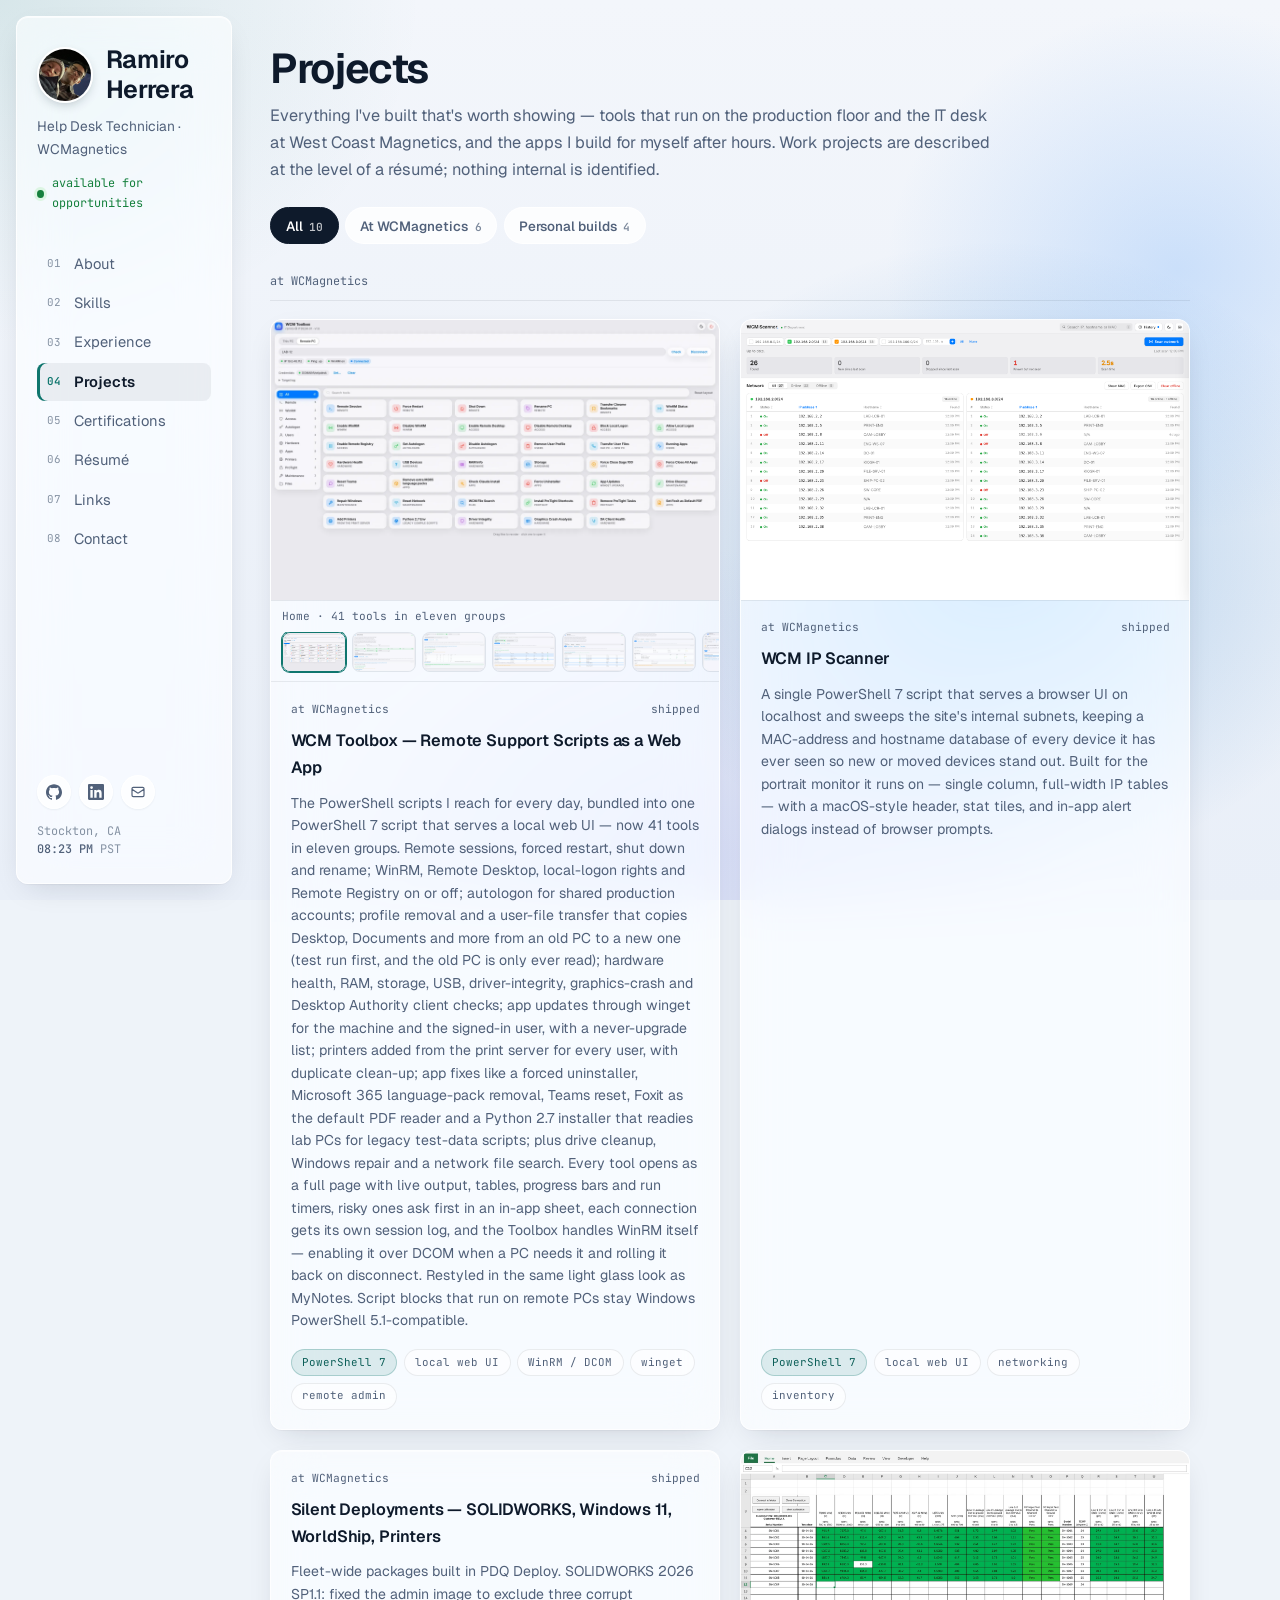
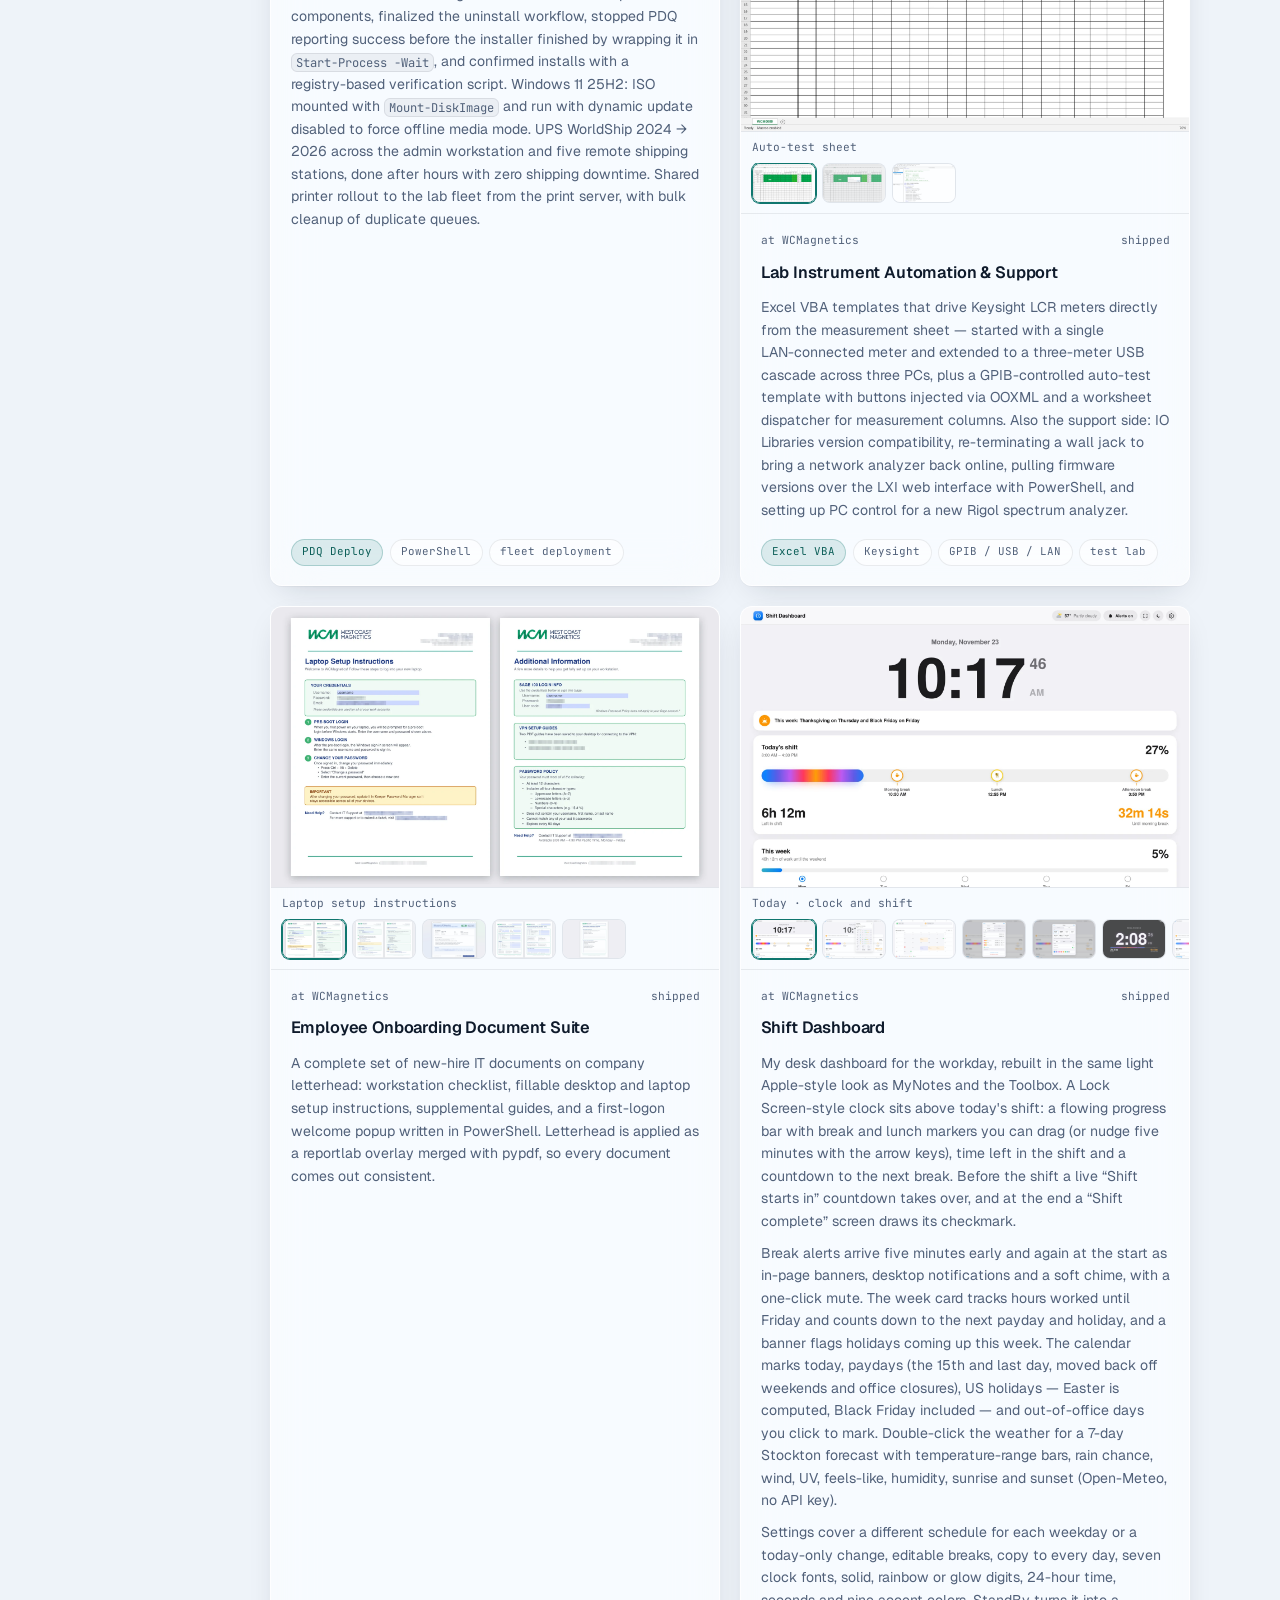
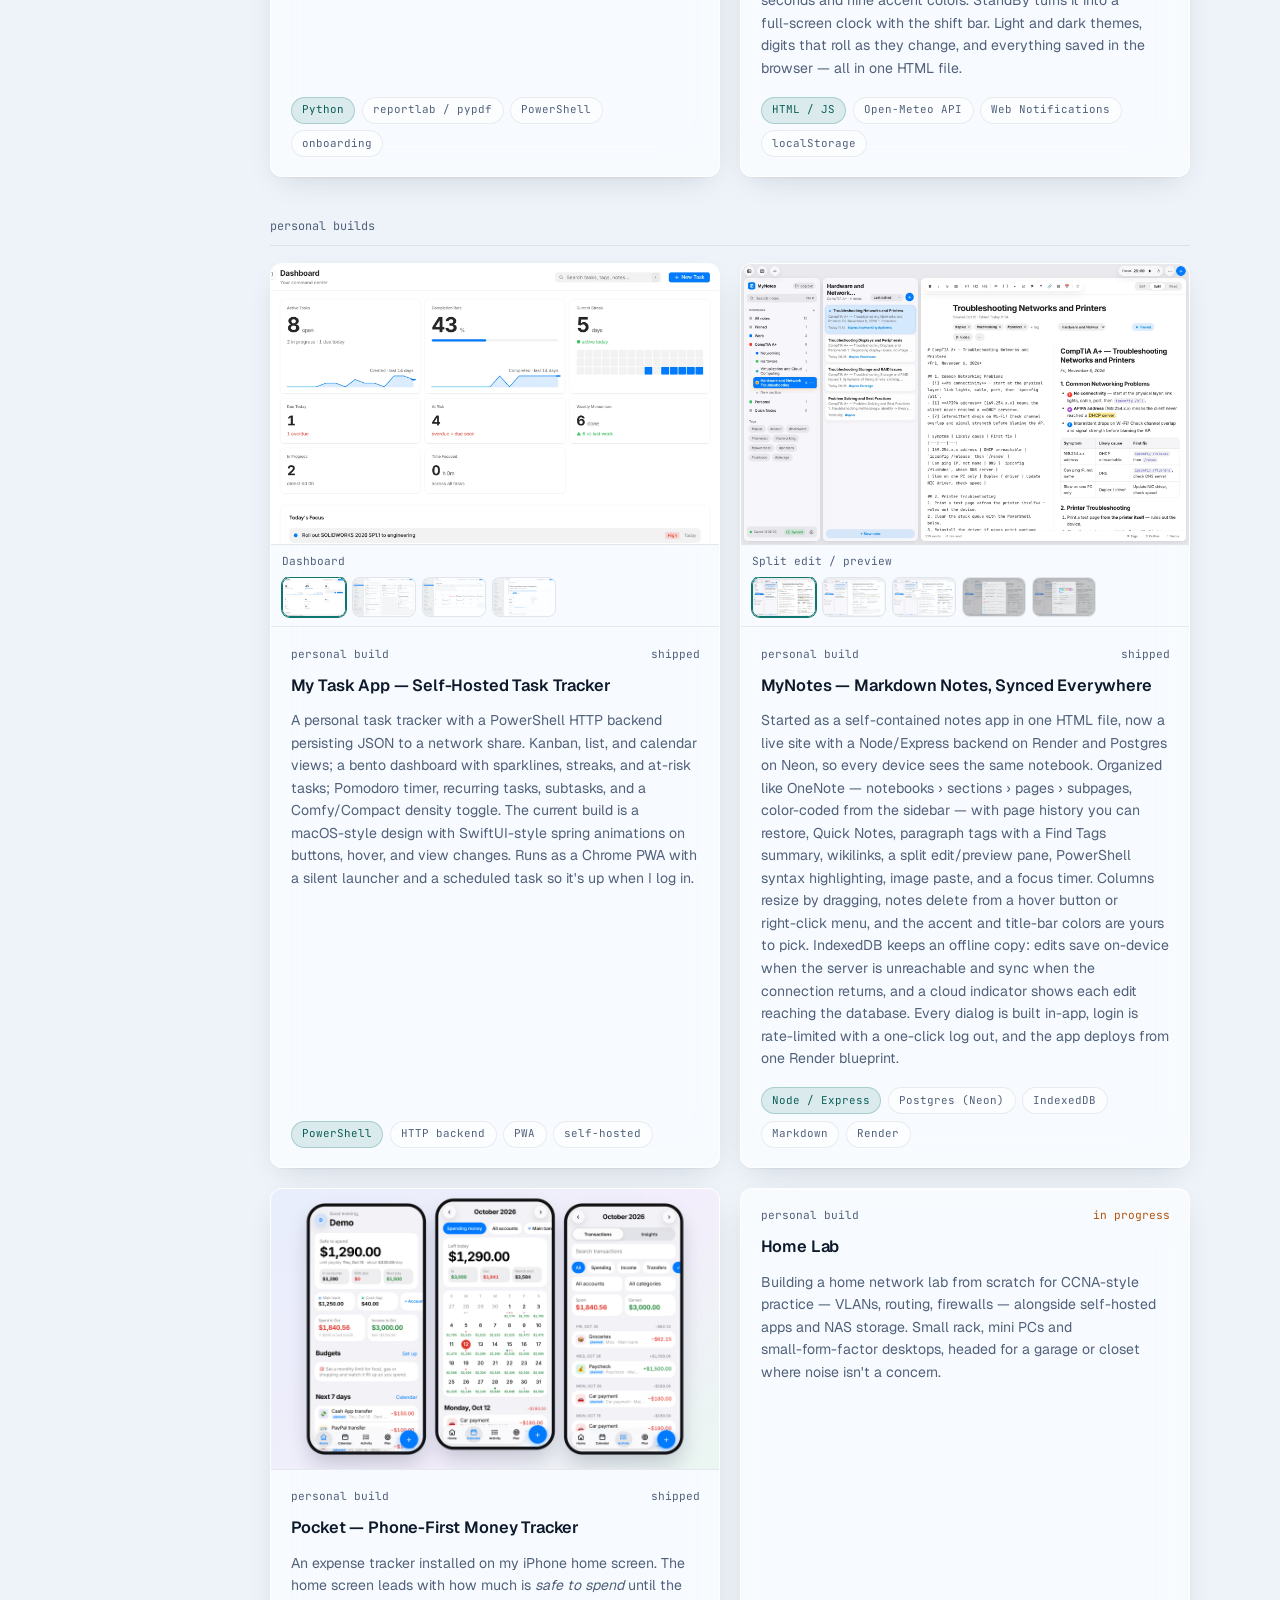
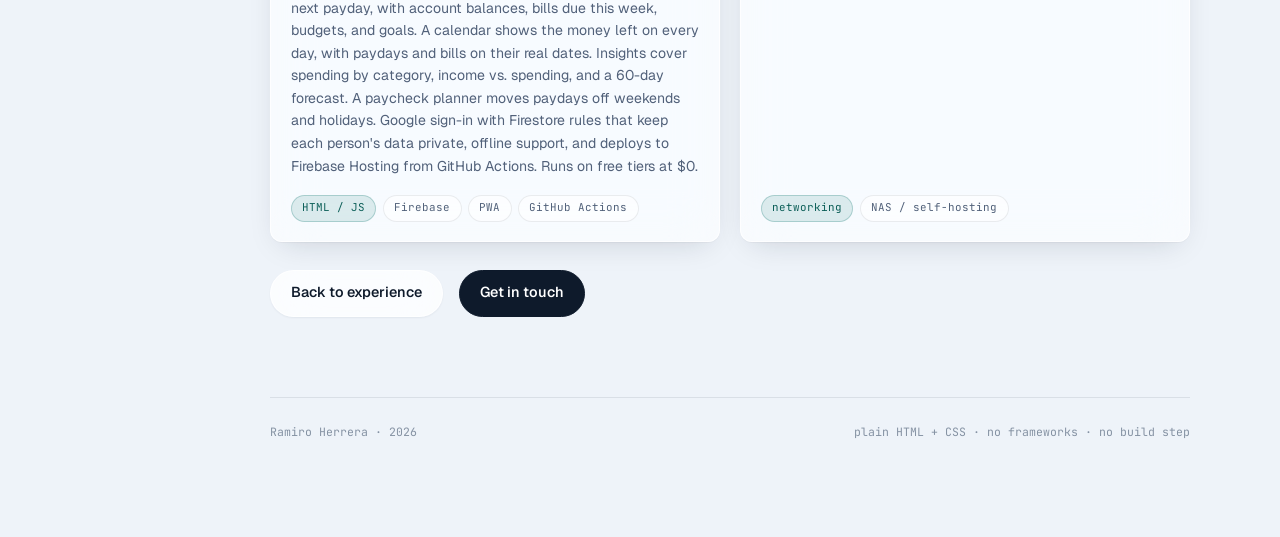
<file: projects.html>
<!DOCTYPE html>
<html lang="en">
<head>
<meta charset="UTF-8">
<meta name="viewport" content="width=device-width, initial-scale=1.0">
<title>Projects — Ramiro Herrera</title>
<meta name="description" content="Ten projects by Ramiro Herrera — PowerShell tooling, silent deployments, lab instrument automation, and self-hosted apps.">
<meta name="theme-color" content="#012456">
<link rel="icon" href="data:image/svg+xml,<svg xmlns='http://www.w3.org/2000/svg' viewBox='0 0 64 64'><rect width='64' height='64' rx='12' fill='%23012456'/><path d='M16 20l16 12-16 12' fill='none' stroke='%23f6d365' stroke-width='6' stroke-linecap='round' stroke-linejoin='round'/><path d='M34 44h16' stroke='%23dfe9f8' stroke-width='6' stroke-linecap='round'/></svg>">
<!-- Share preview (LinkedIn, Slack, iMessage, X). If the site address changes, update og:url, canonical and both og-image.png URLs. -->
<meta property="og:type" content="website">
<meta property="og:site_name" content="Ramiro Herrera">
<meta property="og:title" content="Projects — Ramiro Herrera">
<meta property="og:description" content="Endpoint deployment, PowerShell automation, lab instrument support, and networking for a two-site manufacturer. CompTIA A+; Network+ and CCNA in progress. Stockton, CA.">
<meta property="og:url" content="https://xotwod197.github.io/Ramiros_Portfolio/projects.html">
<link rel="canonical" href="https://xotwod197.github.io/Ramiros_Portfolio/projects.html">
<meta property="og:image" content="https://xotwod197.github.io/Ramiros_Portfolio/og-image.png?v=20261016b">
<meta property="og:image:width" content="1200">
<meta property="og:image:height" content="630">
<meta property="og:image:alt" content="Ramiro Herrera, IT Systems Administrator and Network Support, shown in a PowerShell console">
<meta name="twitter:card" content="summary_large_image">
<meta name="twitter:image" content="https://xotwod197.github.io/Ramiros_Portfolio/og-image.png?v=20261016b">
<meta name="twitter:image:alt" content="Ramiro Herrera, IT Systems Administrator and Network Support, shown in a PowerShell console">
<meta name="twitter:title" content="Projects — Ramiro Herrera">
<meta name="twitter:description" content="Endpoint deployment, PowerShell automation, lab instrument support, and networking. Stockton, CA.">
<link rel="preconnect" href="https://fonts.googleapis.com">
<link rel="preconnect" href="https://fonts.gstatic.com" crossorigin>
<link href="https://fonts.googleapis.com/css2?family=Geist:wght@300..800&family=JetBrains+Mono:ital,wght@0,400;0,500;0,600;1,400&display=swap" rel="stylesheet">
<link rel="stylesheet" href="site.css?v=20261103">
<link rel="stylesheet" href="glass.css?v=20261016b">
</head>
<body>

<div class="shell">

  <!-- ── SIDEBAR ── -->
  <aside class="side">
    <div class="side-head">
      <a href="index.html" class="side-name"><img class="side-avatar" src="images/profile.jpg" alt="Ramiro Herrera with his baby" width="320" height="320">Ramiro Herrera</a>
      <div class="side-role">Help Desk Technician · WCMagnetics</div>
      <div class="side-status"><span class="led" aria-hidden="true"></span>available for opportunities</div>
    </div>

    <button class="menu-btn" type="button" aria-expanded="false" aria-controls="site-nav">
      <svg class="ic-open" viewBox="0 0 24 24" fill="none" stroke="currentColor" stroke-width="2" aria-hidden="true"><path d="M4 7h16M4 12h16M4 17h16"/></svg>
      <svg class="ic-close" viewBox="0 0 24 24" fill="none" stroke="currentColor" stroke-width="2" aria-hidden="true"><path d="M6 6l12 12M18 6L6 18"/></svg>
      Menu
    </button>

    <nav aria-label="Sections" id="site-nav">
      <ul class="side-nav">
        <li><a href="index.html#about"><span class="idx">01</span>About</a></li>
        <li><a href="index.html#skills"><span class="idx">02</span>Skills</a></li>
        <li><a href="index.html#experience"><span class="idx">03</span>Experience</a></li>
        <li><a href="projects.html" aria-current="true"><span class="idx">04</span>Projects</a></li>
        <li><a href="index.html#certifications"><span class="idx">05</span>Certifications</a></li>
        <li><a href="index.html#resume"><span class="idx">06</span>Résumé</a></li>
        <li><a href="index.html#links"><span class="idx">07</span>Links</a></li>
        <li><a href="index.html#contact"><span class="idx">08</span>Contact</a></li>
      </ul>
    </nav>

    <div class="side-foot">
      <div class="side-links">
        <a href="https://github.com/xotwod197" target="_blank" rel="noopener" aria-label="GitHub">
          <svg viewBox="0 0 24 24" fill="currentColor"><path d="M12 .297c-6.63 0-12 5.373-12 12 0 5.303 3.438 9.8 8.205 11.385.6.113.82-.258.82-.577 0-.285-.01-1.04-.015-2.04-3.338.724-4.042-1.61-4.042-1.61C4.422 18.07 3.633 17.7 3.633 17.7c-1.087-.744.084-.729.084-.729 1.205.084 1.838 1.236 1.838 1.236 1.07 1.835 2.809 1.305 3.495.998.108-.776.417-1.305.76-1.605-2.665-.3-5.466-1.332-5.466-5.93 0-1.31.465-2.38 1.235-3.22-.135-.303-.54-1.523.105-3.176 0 0 1.005-.322 3.3 1.23.96-.267 1.98-.399 3-.405 1.02.006 2.04.138 3 .405 2.28-1.552 3.285-1.23 3.285-1.23.645 1.653.24 2.873.12 3.176.765.84 1.23 1.91 1.23 3.22 0 4.61-2.805 5.625-5.475 5.92.42.36.81 1.096.81 2.22 0 1.606-.015 2.896-.015 3.286 0 .315.21.69.825.57C20.565 22.092 24 17.592 24 12.297c0-6.627-5.373-12-12-12"/></svg>
        </a>
        <a href="https://www.linkedin.com/in/ramirooherrera/" target="_blank" rel="noopener" aria-label="LinkedIn">
          <svg viewBox="0 0 24 24" fill="currentColor"><path d="M20.447 20.452h-3.554v-5.569c0-1.328-.027-3.037-1.852-3.037-1.853 0-2.136 1.445-2.136 2.939v5.667H9.351V9h3.414v1.561h.046c.477-.9 1.637-1.85 3.37-1.85 3.601 0 4.267 2.37 4.267 5.455v6.286zM5.337 7.433a2.062 2.062 0 01-2.063-2.065 2.064 2.064 0 112.063 2.065zm1.782 13.019H3.555V9h3.564v11.452zM22.225 0H1.771C.792 0 0 .774 0 1.729v20.542C0 23.227.792 24 1.771 24h20.451C23.2 24 24 23.227 24 22.271V1.729C24 .774 23.2 0 22.222 0h.003z"/></svg>
        </a>
        <a href="mailto:miroh1250@gmail.com" aria-label="Email">
          <svg viewBox="0 0 24 24" fill="none" stroke="currentColor" stroke-width="1.8"><path d="M3 8l7.89 5.26a2 2 0 002.22 0L21 8M5 19h14a2 2 0 002-2V7a2 2 0 00-2-2H5a2 2 0 00-2 2v10a2 2 0 002 2z"/></svg>
        </a>
      </div>
      <div class="side-clock">Stockton, CA<br><b id="clock">--:--</b> <span id="tz">PT</span></div>
    </div>
  </aside>

  <!-- ── CONTENT ── -->
  <main class="content">

    <header class="page-head">
      <h1>Projects</h1>
      <p>Everything I've built that's worth showing — tools that run on the production floor and the IT desk at West Coast Magnetics, and the apps I build for myself after hours. Work projects are described at the level of a résumé; nothing internal is identified.</p>
      <div class="filter" role="group" aria-label="Filter projects">
        <button type="button" data-filter="all" aria-pressed="true">All<span class="cnt">10</span></button>
        <button type="button" data-filter="work" aria-pressed="false">At WCMagnetics<span class="cnt">6</span></button>
        <button type="button" data-filter="personal" aria-pressed="false">Personal builds<span class="cnt">4</span></button>
      </div>
    </header>

    <div class="cards-group" data-group="work">at WCMagnetics</div>
    <div class="cards" data-group="work">
      <article class="card" data-group="work">
        <figure class="card-shot card-gallery">
          <img src="images/wcm-toolbox-home.webp?v=20261106" alt="WCM Toolbox home screen in the light glass style: target bar connected to a lab PC, a rail of eleven tool groups, and all 41 tool tiles including Transfer User Files, App Updates, Add Printers, Shut Down and Python 2.7 Env" loading="lazy" onerror="this.closest('.card-shot').remove()">
          <figcaption>Home · 41 tools in eleven groups</figcaption>
          <div class="gallery-thumbs" role="group" aria-label="WCM Toolbox views">
            <button type="button" aria-pressed="true" data-label="Home · 41 tools in eleven groups" data-alt="WCM Toolbox home screen in the light glass style: target bar connected to a lab PC, a rail of eleven tool groups, and all 41 tool tiles including Transfer User Files, App Updates, Add Printers, Shut Down and Python 2.7 Env"><img src="images/wcm-toolbox-home.webp?v=20261106" alt="" loading="lazy"></button>
            <button type="button" aria-pressed="false" data-label="Transfer User Files" data-alt="WCM Toolbox Transfer User Files page: old computer, new computer and username fields, a What to copy group of switches for Desktop, Documents, Downloads, Pictures, Videos, Outlook signatures, bookmarks and Sticky Notes, and an Overwrite existing files option"><img src="images/wcm-toolbox-transfer.webp?v=20261106" alt="" loading="lazy"></button>
            <button type="button" aria-pressed="false" data-label="Transfer · test run" data-alt="WCM Toolbox Transfer User Files test run: checks on both PCs, an Outlook-open warning, then a per-folder table of new, overwrite and kept files with sizes, a link to the file list and a banner saying what would be copied"><img src="images/wcm-toolbox-transfer-test.webp?v=20261106" alt="" loading="lazy"></button>
            <button type="button" aria-pressed="false" data-label="App Updates · winget" data-alt="WCM Toolbox App Updates page: four apps picked as chips, update options, and a table of available winget updates for the machine and the signed-in user with Ready, Explicit only and Protected statuses"><img src="images/wcm-toolbox-updates.webp?v=20261106" alt="" loading="lazy"></button>
            <button type="button" aria-pressed="false" data-label="Add Printers" data-alt="WCM Toolbox Add Printers page: three printers picked from the live list of shared printers on the print server, with status, driver, location and IP for each"><img src="images/wcm-toolbox-printers.webp?v=20261106" alt="" loading="lazy"></button>
            <button type="button" aria-pressed="false" data-label="Printers on the PC · duplicates" data-alt="WCM Toolbox printer status for a lab PC: installed printers, network printers per user and the logon printer tasks, with two duplicates flagged and a banner pointing to Remove duplicates"><img src="images/wcm-toolbox-printer-status.webp?v=20261106" alt="" loading="lazy"></button>
            <button type="button" aria-pressed="false" data-label="Progress bar + run timers" data-alt="WCM Toolbox removing Microsoft 365 language packs: progress bar on package 2 of 3 with this-step and total timers, a running timer on the tool badge, and the time each package took"><img src="images/wcm-toolbox-m365.webp?v=20261106" alt="" loading="lazy"></button>
            <button type="button" aria-pressed="false" data-label="Python 2.7 Env · three PCs" data-alt="WCM Toolbox Python 2.7 Env output after installing on three lab PCs: the progress bar pinned at the top showing the total time, each PC's checks, copy, pip install and import verification, and a summary table"><img src="images/wcm-toolbox-python.webp?v=20261106" alt="" loading="lazy"></button>
            <button type="button" aria-pressed="false" data-label="Hardware Health" data-alt="WCM Toolbox Hardware Health page: event window and report option, then a findings table with OK and warning rows"><img src="images/wcm-toolbox-hardware.webp?v=20261106" alt="" loading="lazy"></button>
            <button type="button" aria-pressed="false" data-label="In-app confirm" data-alt="WCM Toolbox Force Restart confirm sheet over the blurred tool page, with Restart and Cancel buttons"><img src="images/wcm-toolbox-confirm.webp?v=20261106" alt="" loading="lazy"></button>
          </div>
        </figure>
        <div class="card-body">
          <div class="card-kicker"><span>at WCMagnetics</span><span>shipped</span></div>
          <h3>WCM Toolbox — Remote Support Scripts as a Web App</h3>
          <p>The PowerShell scripts I reach for every day, bundled into one PowerShell 7 script that serves a local web UI — now 41 tools in eleven groups. Remote sessions, forced restart, shut down and rename; WinRM, Remote Desktop, local-logon rights and Remote Registry on or off; autologon for shared production accounts; profile removal and a user-file transfer that copies Desktop, Documents and more from an old PC to a new one (test run first, and the old PC is only ever read); hardware health, RAM, storage, USB, driver-integrity, graphics-crash and Desktop Authority client checks; app updates through winget for the machine and the signed-in user, with a never-upgrade list; printers added from the print server for every user, with duplicate clean-up; app fixes like a forced uninstaller, Microsoft 365 language-pack removal, Teams reset, Foxit as the default PDF reader and a Python 2.7 installer that readies lab PCs for legacy test-data scripts; plus drive cleanup, Windows repair and a network file search. Every tool opens as a full page with live output, tables, progress bars and run timers, risky ones ask first in an in-app sheet, each connection gets its own session log, and the Toolbox handles WinRM itself — enabling it over DCOM when a PC needs it and rolling it back on disconnect. Restyled in the same light glass look as MyNotes. Script blocks that run on remote PCs stay Windows PowerShell 5.1-compatible.</p>
          <div class="chips"><span class="chip hi">PowerShell 7</span><span class="chip">local web UI</span><span class="chip">WinRM / DCOM</span><span class="chip">winget</span><span class="chip">remote admin</span></div>
        </div>
      </article>
      <article class="card" data-group="work">
        <figure class="card-shot"><img src="images/wcm-ip-scanner.png" alt="WCM IP Scanner: stat tiles above a full-width table of discovered devices with IP, MAC and hostname" loading="lazy" onerror="this.closest('.card-shot').remove()"></figure>
        <div class="card-body">
          <div class="card-kicker"><span>at WCMagnetics</span><span>shipped</span></div>
          <h3>WCM IP Scanner</h3>
          <p>A single PowerShell 7 script that serves a browser UI on localhost and sweeps the site's internal subnets, keeping a MAC-address and hostname database of every device it has ever seen so new or moved devices stand out. Built for the portrait monitor it runs on — single column, full-width IP tables — with a macOS-style header, stat tiles, and in-app alert dialogs instead of browser prompts.</p>
          <div class="chips"><span class="chip hi">PowerShell 7</span><span class="chip">local web UI</span><span class="chip">networking</span><span class="chip">inventory</span></div>
        </div>
      </article>
      <article class="card" data-group="work">
        <div class="card-body">
          <div class="card-kicker"><span>at WCMagnetics</span><span>shipped</span></div>
          <h3>Silent Deployments — SOLIDWORKS, Windows 11, WorldShip, Printers</h3>
          <p>Fleet-wide packages built in PDQ Deploy. SOLIDWORKS 2026 SP1.1: fixed the admin image to exclude three corrupt components, finalized the uninstall workflow, stopped PDQ reporting success before the installer finished by wrapping it in <code>Start-Process -Wait</code>, and confirmed installs with a registry-based verification script. Windows 11 25H2: ISO mounted with <code>Mount-DiskImage</code> and run with dynamic update disabled to force offline media mode. UPS WorldShip 2024 → 2026 across the admin workstation and five remote shipping stations, done after hours with zero shipping downtime. Shared printer rollout to the lab fleet from the print server, with bulk cleanup of duplicate queues.</p>
          <div class="chips"><span class="chip hi">PDQ Deploy</span><span class="chip">PowerShell</span><span class="chip">fleet deployment</span></div>
        </div>
      </article>
      <article class="card" data-group="work">
        <figure class="card-shot card-gallery">
          <img src="images/lcr-sheet.webp" alt="Excel LCR auto-test template: a measurement sheet with per-column spec limits, Connect to Meter and calibration buttons, and readings colored green when in spec" loading="lazy" onerror="this.closest('.card-shot').remove()">
          <figcaption>Auto-test sheet</figcaption>
          <div class="gallery-thumbs" role="group" aria-label="LCR auto-test template views">
            <button type="button" aria-pressed="true" data-label="Auto-test sheet" data-alt="Excel LCR auto-test template: a measurement sheet with per-column spec limits, Connect to Meter and calibration buttons, and readings colored green when in spec"><img src="images/lcr-sheet.webp" alt="" loading="lazy"></button>
            <button type="button" aria-pressed="false" data-label="Meter connected" data-alt="The Connected to LCR meter confirmation after the Connect to Meter button opens the GPIB session to the 4285A"><img src="images/lcr-connect.webp" alt="" loading="lazy"></button>
            <button type="button" aria-pressed="false" data-label="VBA module" data-alt="The VBA module behind the sheet: VISA COM setup, SCPI commands sent to the meter, and the routine that fills six R/X cells from one click"><img src="images/lcr-vba.webp" alt="" loading="lazy"></button>
          </div>
        </figure>
        <div class="card-body">
          <div class="card-kicker"><span>at WCMagnetics</span><span>shipped</span></div>
          <h3>Lab Instrument Automation &amp; Support</h3>
          <p>Excel VBA templates that drive Keysight LCR meters directly from the measurement sheet — started with a single LAN-connected meter and extended to a three-meter USB cascade across three PCs, plus a GPIB-controlled auto-test template with buttons injected via OOXML and a worksheet dispatcher for measurement columns. Also the support side: IO Libraries version compatibility, re-terminating a wall jack to bring a network analyzer back online, pulling firmware versions over the LXI web interface with PowerShell, and setting up PC control for a new Rigol spectrum analyzer.</p>
          <div class="chips"><span class="chip hi">Excel VBA</span><span class="chip">Keysight</span><span class="chip">GPIB / USB / LAN</span><span class="chip">test lab</span></div>
        </div>
      </article>
      <article class="card" data-group="work">
        <figure class="card-shot card-gallery">
          <img src="images/onboarding-laptop.webp" alt="Laptop Setup Instructions on company letterhead: credentials box, numbered pre-boot and Windows login steps, and an Additional Information page with Sage login, VPN guides and the password policy" loading="lazy" onerror="this.closest('.card-shot').remove()">
          <figcaption>Laptop setup instructions</figcaption>
          <div class="gallery-thumbs" role="group" aria-label="Onboarding document suite views">
            <button type="button" aria-pressed="true" data-label="Laptop setup instructions" data-alt="Laptop Setup Instructions on company letterhead: credentials box, numbered pre-boot and Windows login steps, and an Additional Information page with Sage login, VPN guides and the password policy"><img src="images/onboarding-laptop.webp" alt="" loading="lazy"></button>
            <button type="button" aria-pressed="false" data-label="Desktop setup instructions" data-alt="Desktop Setup Instructions: credentials and login steps, then a second page covering where to save files, the Windows password policy and a quick app reference"><img src="images/onboarding-desktop.webp" alt="" loading="lazy"></button>
            <button type="button" aria-pressed="false" data-label="First-logon welcome screen" data-alt="The PowerShell WPF welcome window shown at first logon: computer details, tips and reminders, IT contact info, and Show me later / Got it buttons"><img src="images/onboarding-welcome.webp" alt="" loading="lazy"></button>
            <button type="button" aria-pressed="false" data-label="Setup prep checklist" data-alt="Workstation Setup Prep Checklist for IT: job details, have/need equipment lists, tool bag, site check and pre-arrival prep"><img src="images/onboarding-prep.webp" alt="" loading="lazy"></button>
            <button type="button" aria-pressed="false" data-label="Installation checklist" data-alt="Workstation Installation Checklist: base software installation and post-installation configuration tick boxes"><img src="images/onboarding-checklist.webp" alt="" loading="lazy"></button>
          </div>
        </figure>
        <div class="card-body">
          <div class="card-kicker"><span>at WCMagnetics</span><span>shipped</span></div>
          <h3>Employee Onboarding Document Suite</h3>
          <p>A complete set of new-hire IT documents on company letterhead: workstation checklist, fillable desktop and laptop setup instructions, supplemental guides, and a first-logon welcome popup written in PowerShell. Letterhead is applied as a reportlab overlay merged with pypdf, so every document comes out consistent.</p>
          <div class="chips"><span class="chip hi">Python</span><span class="chip">reportlab / pypdf</span><span class="chip">PowerShell</span><span class="chip">onboarding</span></div>
        </div>
      </article>
      <article class="card" data-group="work">
        <figure class="card-shot card-gallery">
          <img src="images/shift-dash-today.webp" alt="Shift Dashboard: Lock Screen-style clock, a holiday banner for Thanksgiving week, and today's shift card with a flowing progress bar, break and lunch markers, time left and the countdown to the next break" loading="lazy" onerror="this.closest('.card-shot').remove()">
          <figcaption>Today · clock and shift</figcaption>
          <div class="gallery-thumbs" role="group" aria-label="Shift Dashboard views">
            <button type="button" aria-pressed="true" data-label="Today · clock and shift" data-alt="Shift Dashboard: Lock Screen-style clock, a holiday banner for Thanksgiving week, and today's shift card with a flowing progress bar, break and lunch markers, time left and the countdown to the next break"><img src="images/shift-dash-today.webp" alt="" loading="lazy"></button>
            <button type="button" aria-pressed="false" data-label="Weather · 7-day forecast" data-alt="Shift Dashboard weather card: current conditions, seven daily rows with temperature-range bars and rain chance, plus feels-like, humidity, wind, UV, sunrise and sunset tiles"><img src="images/shift-dash-weather.webp" alt="" loading="lazy"></button>
            <button type="button" aria-pressed="false" data-label="Calendar · paydays and holidays" data-alt="Shift Dashboard calendar for November with today circled in red, Veterans Day, Thanksgiving and Black Friday tinted as holidays, paydays marked with a dollar badge and an out-of-office day, under payday and holiday countdown chips"><img src="images/shift-dash-calendar.webp" alt="" loading="lazy"></button>
            <button type="button" aria-pressed="false" data-label="Settings · schedule" data-alt="Shift Dashboard settings sheet, Schedule pane: usual week or today only, a Monday to Friday switch, shift start and end times, editable breaks and lunch, copy to every day and reset"><img src="images/shift-dash-schedule.webp" alt="" loading="lazy"></button>
            <button type="button" aria-pressed="false" data-label="Settings · clock" data-alt="Shift Dashboard settings sheet, Clock pane: seven clock fonts, solid, rainbow or glow color, 24-hour time and seconds switches, and nine accent colors"><img src="images/shift-dash-clock.webp" alt="" loading="lazy"></button>
            <button type="button" aria-pressed="false" data-label="StandBy" data-alt="Shift Dashboard StandBy mode: a full-screen dark clock with the shift bar, time left in the shift and the countdown to the afternoon break"><img src="images/shift-dash-standby.webp" alt="" loading="lazy"></button>
            <button type="button" aria-pressed="false" data-label="Break alert · rainbow clock" data-alt="Shift Dashboard five-minute lunch alert banner in the corner, with the clock in the rainbow color style"><img src="images/shift-dash-alert.webp" alt="" loading="lazy"></button>
            <button type="button" aria-pressed="false" data-label="Before the shift" data-alt="Shift Dashboard before the shift starts: a Shift starts in countdown banner and the shift card dimmed until start time"><img src="images/shift-dash-before.webp" alt="" loading="lazy"></button>
            <button type="button" aria-pressed="false" data-label="Shift complete" data-alt="Shift Dashboard end-of-day screen: a green checkmark and Shift complete over the blurred dashboard"><img src="images/shift-dash-done.webp" alt="" loading="lazy"></button>
          </div>
        </figure>
        <div class="card-body">
          <div class="card-kicker"><span>at WCMagnetics</span><span>shipped</span></div>
          <h3>Shift Dashboard</h3>
          <p>My desk dashboard for the workday, rebuilt in the same light Apple-style look as MyNotes and the Toolbox. A Lock Screen-style clock sits above today's shift: a flowing progress bar with break and lunch markers you can drag (or nudge five minutes with the arrow keys), time left in the shift and a countdown to the next break. Before the shift a live “Shift starts in” countdown takes over, and at the end a “Shift complete” screen draws its checkmark.</p>
          <p>Break alerts arrive five minutes early and again at the start as in-page banners, desktop notifications and a soft chime, with a one-click mute. The week card tracks hours worked until Friday and counts down to the next payday and holiday, and a banner flags holidays coming up this week. The calendar marks today, paydays (the 15th and last day, moved back off weekends and office closures), US holidays — Easter is computed, Black Friday included — and out-of-office days you click to mark. Double-click the weather for a 7-day Stockton forecast with temperature-range bars, rain chance, wind, UV, feels-like, humidity, sunrise and sunset (Open-Meteo, no API key).</p>
          <p>Settings cover a different schedule for each weekday or a today-only change, editable breaks, copy to every day, seven clock fonts, solid, rainbow or glow digits, 24-hour time, seconds and nine accent colors. StandBy turns it into a full-screen clock with the shift bar. Light and dark themes, digits that roll as they change, and everything saved in the browser — all in one HTML file.</p>
          <div class="chips"><span class="chip hi">HTML / JS</span><span class="chip">Open-Meteo API</span><span class="chip">Web Notifications</span><span class="chip">localStorage</span></div>
        </div>
      </article>
    </div>

    <div class="cards-group" data-group="personal">personal builds</div>
    <div class="cards" data-group="personal">
      <article class="card" data-group="personal">
        <figure class="card-shot card-gallery">
          <img src="images/taskapp-dashboard.webp" alt="Task App dashboard: stat cards for active tasks, completion rate and streak, a seven-day completion chart, and a today-focus list" loading="lazy" onerror="this.closest('.card-shot').remove()">
          <figcaption>Dashboard</figcaption>
          <div class="gallery-thumbs" role="group" aria-label="Task App views">
            <button type="button" aria-pressed="true" data-label="Dashboard" data-alt="Task App dashboard: stat cards for active tasks, completion rate and streak, a seven-day completion chart, and a today-focus list"><img src="images/taskapp-dashboard.webp" alt="" loading="lazy"></button>
            <button type="button" aria-pressed="false" data-label="Kanban" data-alt="Task App Kanban board: To Do, In Progress and Done columns with project-colored cards, due dates and tags"><img src="images/taskapp-kanban.webp" alt="" loading="lazy"></button>
            <button type="button" aria-pressed="false" data-label="Calendar" data-alt="Task App calendar for October with tasks placed on their due dates and today highlighted"><img src="images/taskapp-calendar.webp" alt="" loading="lazy"></button>
            <button type="button" aria-pressed="false" data-label="Task detail" data-alt="Task App task detail: status, priority, subtask progress bar, time breakdown per status, status timeline and notes"><img src="images/taskapp-detail.webp" alt="" loading="lazy"></button>
          </div>
        </figure>
        <div class="card-body">
          <div class="card-kicker"><span>personal build</span><span>shipped</span></div>
          <h3>My Task App — Self-Hosted Task Tracker</h3>
          <p>A personal task tracker with a PowerShell HTTP backend persisting JSON to a network share. Kanban, list, and calendar views; a bento dashboard with sparklines, streaks, and at-risk tasks; Pomodoro timer, recurring tasks, subtasks, and a Comfy/Compact density toggle. The current build is a macOS-style design with SwiftUI-style spring animations on buttons, hover, and view changes. Runs as a Chrome PWA with a silent launcher and a scheduled task so it's up when I log in.</p>
          <div class="chips"><span class="chip hi">PowerShell</span><span class="chip">HTTP backend</span><span class="chip">PWA</span><span class="chip">self-hosted</span></div>
        </div>
      </article>
      <article class="card" data-group="personal">
        <figure class="card-shot card-gallery">
          <img src="images/mynotes.webp" alt="MyNotes: notebook sidebar with colored sections, a Log out button and a Synced cloud indicator, a note list of glass cards, and a CompTIA A+ study note in split edit/preview view with paragraph tags and a comparison table" loading="lazy" onerror="this.closest('.card-shot').remove()">
          <figcaption>Split edit / preview</figcaption>
          <div class="gallery-thumbs" role="group" aria-label="MyNotes views">
            <button type="button" aria-pressed="true" data-label="Split edit / preview" data-alt="MyNotes: notebook sidebar with colored sections, a Log out button and a Synced cloud indicator, a note list of glass cards, and a CompTIA A+ study note in split edit/preview view with paragraph tags and a comparison table"><img src="images/mynotes.webp" alt="" loading="lazy"></button>
            <button type="button" aria-pressed="false" data-label="Read view" data-alt="MyNotes read view: the rendered study note with paragraph tags, a highlighted exam fact, a symptom-to-fix table and a PowerShell code block"><img src="images/mynotes-read.webp" alt="" loading="lazy"></button>
            <button type="button" aria-pressed="false" data-label="Quick delete & note menu" data-alt="MyNotes note list: a trash button on the hovered note and the right-click menu with Open, Pin, Rename, Duplicate and Delete"><img src="images/mynotes-menu.webp" alt="" loading="lazy"></button>
            <button type="button" aria-pressed="false" data-label="Find Tags" data-alt="MyNotes Find Tags panel listing every tagged line and open checklist item across all notes, grouped by tag type"><img src="images/mynotes-tags.webp" alt="" loading="lazy"></button>
            <button type="button" aria-pressed="false" data-label="Settings" data-alt="MyNotes settings: theme, accent color, title bar color, text size, interface and reading fonts, Pomodoro timer and page history"><img src="images/mynotes-settings.webp" alt="" loading="lazy"></button>
          </div>
        </figure>
        <div class="card-body">
          <div class="card-kicker"><span>personal build</span><span>shipped</span></div>
          <h3>MyNotes — Markdown Notes, Synced Everywhere</h3>
          <p>Started as a self-contained notes app in one HTML file, now a live site with a Node/Express backend on Render and Postgres on Neon, so every device sees the same notebook. Organized like OneNote — notebooks › sections › pages › subpages, color-coded from the sidebar — with page history you can restore, Quick Notes, paragraph tags with a Find Tags summary, wikilinks, a split edit/preview pane, PowerShell syntax highlighting, image paste, and a focus timer. Columns resize by dragging, notes delete from a hover button or right-click menu, and the accent and title-bar colors are yours to pick. IndexedDB keeps an offline copy: edits save on-device when the server is unreachable and sync when the connection returns, and a cloud indicator shows each edit reaching the database. Every dialog is built in-app, login is rate-limited with a one-click log out, and the app deploys from one Render blueprint.</p>
          <div class="chips"><span class="chip hi">Node / Express</span><span class="chip">Postgres (Neon)</span><span class="chip">IndexedDB</span><span class="chip">Markdown</span><span class="chip">Render</span></div>
        </div>
      </article>
      <article class="card" data-group="personal">
        <figure class="card-shot"><img src="images/pocket.jpg" alt="Pocket on three phones: the home screen with safe-to-spend, the calendar with daily balances, and the transaction list" loading="lazy" onerror="this.closest('.card-shot').remove()"></figure>
        <div class="card-body">
          <div class="card-kicker"><span>personal build</span><span>shipped</span></div>
          <h3>Pocket — Phone-First Money Tracker</h3>
          <p>An expense tracker installed on my iPhone home screen. The home screen leads with how much is <em>safe to spend</em> until the next payday, with account balances, bills due this week, budgets, and goals. A calendar shows the money left on every day, with paydays and bills on their real dates. Insights cover spending by category, income vs. spending, and a 60-day forecast. A paycheck planner moves paydays off weekends and holidays. Google sign-in with Firestore rules that keep each person's data private, offline support, and deploys to Firebase Hosting from GitHub Actions. Runs on free tiers at $0.</p>
          <div class="chips"><span class="chip hi">HTML / JS</span><span class="chip">Firebase</span><span class="chip">PWA</span><span class="chip">GitHub Actions</span></div>
        </div>
      </article>
      <article class="card" data-group="personal">
        <div class="card-body">
          <div class="card-kicker"><span>personal build</span><span class="wip">in progress</span></div>
          <h3>Home Lab</h3>
          <p>Building a home network lab from scratch for CCNA-style practice — VLANs, routing, firewalls — alongside self-hosted apps and NAS storage. Small rack, mini PCs and small-form-factor desktops, headed for a garage or closet where noise isn't a concern.</p>
          <div class="chips"><span class="chip hi">networking</span><span class="chip">NAS / self-hosting</span></div>
        </div>
      </article>
    </div>

    <div class="proj-cta">
      <a href="index.html#experience" class="btn btn-line">Back to experience</a>
      <a href="index.html#contact" class="btn btn-ink">Get in touch</a>
    </div>

    <footer>
      <span>Ramiro Herrera · <span id="year"></span></span>
      <span>plain HTML + CSS · no frameworks · no build step</span>
    </footer>

  </main>
</div>

<script>
  document.getElementById('year').textContent = new Date().getFullYear();

  // ── Local time in Stockton, CA ──
  (function clock() {
    const el = document.getElementById('clock'), tz = document.getElementById('tz');
    if (!el) return;
    function tick() {
      const now = new Date();
      el.textContent = now.toLocaleTimeString('en-US', { timeZone: 'America/Los_Angeles', hour: '2-digit', minute: '2-digit' });
      const parts = new Intl.DateTimeFormat('en-US', { timeZone: 'America/Los_Angeles', timeZoneName: 'short' }).formatToParts(now);
      const z = parts.find(p => p.type === 'timeZoneName');
      if (z) tz.textContent = z.value;
    }
    tick(); setInterval(tick, 30000);
  })();

  // ── Phone menu ──
  (function phoneUi() {
    const side = document.querySelector('.side');
    const btn = side.querySelector('.menu-btn');
    const setOpen = open => { side.classList.toggle('open', open); btn.setAttribute('aria-expanded', open); };
    btn.addEventListener('click', () => setOpen(!side.classList.contains('open')));
    side.querySelectorAll('.side-nav a').forEach(a => a.addEventListener('click', () => setOpen(false)));
  })();

  // ── Card galleries: thumbnails swap the main screenshot ──
  document.querySelectorAll('.card-gallery').forEach(fig => {
    const main = fig.querySelector(':scope > img'), cap = fig.querySelector('figcaption');
    fig.querySelectorAll('.gallery-thumbs button').forEach(btn => btn.addEventListener('click', () => {
      main.src = btn.querySelector('img').src; main.alt = btn.dataset.alt || '';
      if (cap) cap.textContent = btn.dataset.label || '';
      fig.querySelectorAll('.gallery-thumbs button').forEach(b => b.setAttribute('aria-pressed', b === btn));
    }));
  });

  // ── Screenshot viewer: click a card screenshot to open it large over the blurred page ──
  (function viewer() {
    const reduce = window.matchMedia('(prefers-reduced-motion: reduce)');
    const lb = document.createElement('div');
    lb.className = 'lb'; lb.setAttribute('role', 'dialog'); lb.setAttribute('aria-modal', 'true'); lb.setAttribute('aria-label', 'Screenshot viewer');
    lb.innerHTML = `
      <div class="lb-bg"></div>
      <button class="lb-close lb-ui" type="button" aria-label="Close (Esc)"><svg viewBox="0 0 24 24"><path d="M6 6l12 12M18 6 6 18"/></svg></button>
      <button class="lb-nav lb-prev lb-ui" type="button" aria-label="Previous (←)"><svg viewBox="0 0 24 24"><path d="m14.5 6-6 6 6 6"/></svg></button>
      <button class="lb-nav lb-next lb-ui" type="button" aria-label="Next (→)"><svg viewBox="0 0 24 24"><path d="m9.5 6 6 6-6 6"/></svg></button>
      <figure class="lb-stage"><img class="lb-img" alt="" draggable="false"></figure>
      <div class="lb-foot lb-ui">
        <div class="lb-cap"><span class="lb-title"></span><span class="lb-label"></span><span class="lb-count"></span></div>
        <div class="lb-strip" role="tablist" aria-label="Other views"></div>
      </div>`;
    document.body.appendChild(lb);
    const bg = lb.querySelector('.lb-bg'), img = lb.querySelector('.lb-img'), strip = lb.querySelector('.lb-strip');
    const title = lb.querySelector('.lb-title'), label = lb.querySelector('.lb-label'), count = lb.querySelector('.lb-count');
    const prevBtn = lb.querySelector('.lb-prev'), nextBtn = lb.querySelector('.lb-next');

    let set = [], idx = 0, open = false, fig = null, srcEl = null, lastFocus = null;

    // Build the list of views for a card: every thumbnail of a gallery, or just the one screenshot
    function viewsFor(figure) {
      const card = figure.closest('.card');
      const name = card ? (card.querySelector('h3') || {}).textContent || '' : '';
      const thumbs = Array.from(figure.querySelectorAll('.gallery-thumbs button'));
      const main = figure.querySelector(':scope > img');
      const list = thumbs.length
        ? thumbs.map(b => ({ src: b.querySelector('img').src, alt: b.dataset.alt || '', label: b.dataset.label || '', thumb: b }))
        : [{ src: main.src, alt: main.alt, label: (figure.querySelector('figcaption') || {}).textContent || '', thumb: null }];
      return { name, list, main };
    }

    // Where the big image should fly from / back to
    function sourceRect() {
      const v = set[idx];
      const el = (fig && fig.querySelector(':scope > img')) || (v && v.thumb && v.thumb.querySelector('img'));
      return el ? el.getBoundingClientRect() : null;
    }

    function layout(i, dir) {
      idx = i;
      const v = set[idx];
      img.alt = v.alt; img.src = v.src;
      label.textContent = v.label;
      count.textContent = set.length > 1 ? (idx + 1) + ' / ' + set.length : '';
      prevBtn.hidden = nextBtn.hidden = set.length < 2;
      strip.querySelectorAll('button').forEach((b, j) => {
        b.setAttribute('aria-current', j === idx);
        if (j === idx) b.scrollIntoView({ block: 'nearest', inline: 'center', behavior: reduce.matches ? 'auto' : 'smooth' });
      });
      // keep the card's main screenshot in sync, like the thumbnails already do
      if (fig && v.thumb) {
        const main = fig.querySelector(':scope > img'), cap = fig.querySelector('figcaption');
        main.src = v.src; main.alt = v.alt; if (cap) cap.textContent = v.label;
        fig.querySelectorAll('.gallery-thumbs button').forEach(b => b.setAttribute('aria-pressed', b === v.thumb));
      }
      if (dir && !reduce.matches) {
        img.classList.remove('swap', 'swap-prev', 'swap-next'); void img.offsetWidth;
        img.classList.add(dir === 'prev' ? 'swap-prev' : dir === 'next' ? 'swap-next' : 'swap');
      }
      // warm the neighbours
      [idx - 1, idx + 1].forEach(j => { if (set[j]) { const p = new Image(); p.src = set[j].src; } });
    }

    // Fly the image from the card into place (FLIP): start at the card's rect, spring to the centred size
    function flyIn(from) {
      img.classList.remove('fly', 'swap', 'swap-prev', 'swap-next');
      img.style.transform = '';
      const to = img.getBoundingClientRect();
      if (!from || !to.width || reduce.matches) { img.classList.add('swap'); return; }
      const sx = from.width / to.width, sy = from.height / to.height;
      img.style.transition = 'none';
      img.style.transform = `translate(${from.left - to.left}px, ${from.top - to.top}px) scale(${sx}, ${sy})`;
      img.style.borderRadius = '0px';
      void img.offsetWidth;
      img.classList.add('fly');
      img.style.transition = '';
      img.style.transform = 'translate(0, 0) scale(1, 1)';
      img.style.borderRadius = '';
    }

    function show(figure, startIdx) {
      const views = viewsFor(figure);
      fig = figure; set = views.list; srcEl = views.main;
      title.textContent = views.name;
      strip.innerHTML = set.map((v, j) => `<button type="button" role="tab" aria-label="${(v.label || 'View ' + (j + 1)).replace(/"/g, '&quot;')}"><img src="${v.src}" alt="" loading="lazy"></button>`).join('');
      strip.hidden = set.length < 2;
      strip.querySelectorAll('button').forEach((b, j) => b.addEventListener('click', () => layout(j, j < idx ? 'prev' : 'next')));
      lastFocus = document.activeElement;
      lb.classList.add('on'); document.body.classList.add('lb-open');
      open = true;
      layout(startIdx, null);
      const go = () => {
        const from = srcEl.getBoundingClientRect();
        srcEl.classList.add('lb-source');
        flyIn(from);
        requestAnimationFrame(() => lb.classList.add('in'));
        lb.querySelector('.lb-close').focus({ preventScroll: true });
      };
      if (img.complete && img.naturalWidth) go(); else { img.onload = () => { img.onload = null; go(); }; }
    }

    function close() {
      if (!open) return;
      open = false;
      lb.classList.add('out'); lb.classList.remove('in');
      const to = sourceRect(), from = img.getBoundingClientRect();
      const finish = () => {
        lb.classList.remove('on', 'out', 'in');
        img.classList.remove('fly'); img.style.transform = ''; img.style.borderRadius = ''; img.removeAttribute('src');
        if (srcEl) srcEl.classList.remove('lb-source');
        document.body.classList.remove('lb-open');
        if (lastFocus && lastFocus.focus) lastFocus.focus({ preventScroll: true });
        fig = null; srcEl = null; set = [];
      };
      if (to && from.width && !reduce.matches) {
        img.classList.remove('swap', 'swap-prev', 'swap-next');
        img.classList.add('fly');
        img.style.transform = `translate(${to.left - from.left}px, ${to.top - from.top}px) scale(${to.width / from.width}, ${to.height / from.height})`;
        img.style.borderRadius = '0px';
        img.style.boxShadow = 'none';
        let done = false;
        const end = () => { if (done) return; done = true; img.style.boxShadow = ''; finish(); };
        img.addEventListener('transitionend', end, { once: true });
        setTimeout(end, 700);
      } else finish();
    }

    const step = d => { if (set.length < 2) return; layout((idx + d + set.length) % set.length, d < 0 ? 'prev' : 'next'); };
    prevBtn.addEventListener('click', e => { e.stopPropagation(); step(-1); });
    nextBtn.addEventListener('click', e => { e.stopPropagation(); step(1); });
    lb.querySelector('.lb-close').addEventListener('click', close);
    bg.addEventListener('click', close);
    lb.querySelector('.lb-stage').addEventListener('click', e => { if (e.target === e.currentTarget) close(); });
    document.addEventListener('keydown', e => {
      if (!open) return;
      if (e.key === 'Escape') { e.preventDefault(); close(); }
      else if (e.key === 'ArrowLeft') { e.preventDefault(); step(-1); }
      else if (e.key === 'ArrowRight') { e.preventDefault(); step(1); }
    });
    // swipe on touch screens
    let tx = null, ty = null;
    lb.addEventListener('pointerdown', e => { if (e.pointerType === 'touch') { tx = e.clientX; ty = e.clientY; } }, { passive: true });
    lb.addEventListener('pointerup', e => {
      if (tx === null) return;
      const dx = e.clientX - tx, dy = e.clientY - ty; tx = ty = null;
      if (Math.abs(dx) > 60 && Math.abs(dx) > Math.abs(dy)) step(dx < 0 ? 1 : -1);
      else if (dy > 90 && Math.abs(dy) > Math.abs(dx)) close();
    }, { passive: true });
    window.addEventListener('resize', () => { if (open) { img.style.transform = ''; img.classList.remove('fly'); } });

    // the main screenshot of every card opens the viewer; thumbnails keep swapping the main image
    document.querySelectorAll('.card-shot > img').forEach(main => {
      main.addEventListener('click', () => {
        const figure = main.closest('.card-shot');
        const thumbs = Array.from(figure.querySelectorAll('.gallery-thumbs button'));
        const i = Math.max(0, thumbs.findIndex(b => b.getAttribute('aria-pressed') === 'true'));
        show(figure, thumbs.length ? i : 0);
      });
    });
  })();

  // ── Thumbnail strips: drag with the mouse to scroll, mouse wheel scrolls sideways ──
  (function dragScroll() {
    function attach(el) {
      let startX = 0, startLeft = 0, down = false, dragged = false;
      el.addEventListener('pointerdown', e => {
        if (e.pointerType !== 'mouse' || e.button !== 0) return;
        if (el.scrollWidth <= el.clientWidth) return;        // nothing to scroll
        down = true; dragged = false; startX = e.clientX; startLeft = el.scrollLeft;
      });
      el.addEventListener('pointermove', e => {
        if (!down) return;
        const dx = e.clientX - startX;
        if (!dragged && Math.abs(dx) > 6) { dragged = true; el.classList.add('dragging'); el.setPointerCapture(e.pointerId); }
        if (dragged) el.scrollLeft = startLeft - dx;
      });
      const end = e => {
        if (!down) return;
        down = false;
        if (dragged) {
          try { el.releasePointerCapture(e.pointerId); } catch (_) {}
          setTimeout(() => el.classList.remove('dragging'), 0);   // swallow the click that ends the drag
        }
      };
      el.addEventListener('pointerup', end); el.addEventListener('pointercancel', end);
      el.addEventListener('click', e => { if (dragged) { e.stopPropagation(); e.preventDefault(); dragged = false; } }, true);
      el.addEventListener('wheel', e => {
        if (el.scrollWidth <= el.clientWidth) return;
        if (Math.abs(e.deltaY) > Math.abs(e.deltaX)) { el.scrollLeft += e.deltaY; e.preventDefault(); }
      }, { passive: false });
    }
    document.querySelectorAll('.gallery-thumbs, .lb-strip').forEach(attach);
  })();

  // ── Filter: All / Work / Personal (remembered in the URL hash) ──
  (function filter() {
    const buttons = Array.from(document.querySelectorAll('.filter button'));
    const groups = Array.from(document.querySelectorAll('[data-group]'));
    function apply(f) {
      buttons.forEach(b => b.setAttribute('aria-pressed', b.dataset.filter === f));
      groups.forEach(g => g.classList.toggle('hidden', f !== 'all' && g.dataset.group !== f));
      history.replaceState(null, '', f === 'all' ? location.pathname : '#' + f);
    }
    buttons.forEach(b => b.addEventListener('click', () => apply(b.dataset.filter)));
    const h = location.hash.slice(1);
    apply(h === 'work' || h === 'personal' ? h : 'all');
  })();
</script>
<script>
  // ── Keep hyphenated words together ("56-port", "code-integrity", "auto-start") ──
  // Browsers break lines at hyphens, which leaves half a word at the end of a line and looks
  // cut off. Wrap each hyphenated word in a no-wrap span so it moves to the next line whole.
  (function keepHyphenatedWords() {
    const re = /[A-Za-z0-9+.#/]+(?:-[A-Za-z0-9+.#/]+)+/g;
    const skip = 'script, style, code, pre, .console, .nw, svg';
    const walker = document.createTreeWalker(document.querySelector('main') || document.body, NodeFilter.SHOW_TEXT, {
      acceptNode: n => (n.parentElement.closest(skip) || !/[A-Za-z0-9]-[A-Za-z0-9]/.test(n.nodeValue)) ? NodeFilter.FILTER_REJECT : NodeFilter.FILTER_ACCEPT
    });
    const nodes = [];
    while (walker.nextNode()) nodes.push(walker.currentNode);
    nodes.forEach(n => {
      const frag = document.createDocumentFragment();
      let last = 0;
      n.nodeValue.replace(re, (m, i) => {
        if (m.length > 28) return m;               // very long tokens may still wrap on phones
        frag.append(n.nodeValue.slice(last, i));
        const s = document.createElement('span');
        s.className = 'nw'; s.textContent = m;
        frag.append(s);
        last = i + m.length;
        return m;
      });
      frag.append(n.nodeValue.slice(last));
      n.replaceWith(frag);
    });
  })();
</script>
</body>
</html>
</file>
<file: site.css>
/* ─────────────────────────────────────────────
     TOKENS
     ───────────────────────────────────────────── */
  :root {
    --bg: #f4f6f8;
    --surface: #ffffff;
    --surface-2: #eaeef2;
    --line: #d9e0e7;
    --line-strong: #b9c4cf;
    --ink: #0e1a2b;
    --ink-2: #51617a;
    --ink-3: #8592a3;

    --console: #012456;          /* PowerShell blue */
    --console-2: #0a2f66;
    --console-ink: #dfe9f8;
    --console-dim: #8fa6cc;
    --console-prompt: #f6d365;   /* PS prompt yellow */
    --console-cmd: #ffffff;
    --console-key: #7fd1c0;

    --accent: #0f766e;
    --accent-ink: #0b5e58;
    --accent-soft: #d8efeb;
    --amber: #b45309;
    --amber-soft: #fbeed6;
    --ok: #15803d;
    --ok-soft: #dcf5e3;

    --sans: 'Geist', 'Segoe UI', system-ui, -apple-system, sans-serif;
    --mono: 'JetBrains Mono', 'Cascadia Mono', Consolas, 'Courier New', monospace;

    --r: 6px;
    --side-w: clamp(232px, 18vw, 280px);
    --content-w: 920px;
    --gutter: clamp(1.25rem, 4vw, 4rem);
  }

  *, *::before, *::after { box-sizing: border-box; margin: 0; padding: 0; }
  html { scroll-behavior: smooth; }
  @media (prefers-reduced-motion: reduce) { html { scroll-behavior: auto; } }

  body {
    font-family: var(--sans);
    font-size: 16.5px;
    line-height: 1.65;
    color: var(--ink);
    background: var(--bg);
    -webkit-font-smoothing: antialiased;
    text-rendering: optimizeLegibility;
    overflow-x: hidden;
  }

  a { color: var(--accent-ink); text-decoration-thickness: 1px; text-underline-offset: 3px; }
  a:hover { color: var(--ink); }
  :focus-visible { outline: 2px solid var(--accent); outline-offset: 3px; border-radius: 2px; }

  code, .mono { font-family: var(--mono); }
  p code, li code {
    white-space: nowrap;
    font-size: 0.86em;
    background: var(--surface-2);
    border: 1px solid var(--line);
    border-radius: 3px;
    padding: 0.05em 0.35em;
  }
  /* Hyphenated words are wrapped in .nw by a small script so they never split across lines. */
  .nw { white-space: nowrap; }
  .duty li, .r-ul li, .r-p, .skill-desc, .job-summary, .proj p, .card p, .hero-sub, .lede { text-wrap: pretty; }
  .sr-only { position: absolute; width: 1px; height: 1px; overflow: hidden; clip: rect(0 0 0 0); white-space: nowrap; }

  /* ─────────────────────────────────────────────
     SHELL: sidebar + content
     ───────────────────────────────────────────── */
  .shell {
    display: grid;
    grid-template-columns: var(--side-w) minmax(0, 1fr);
    max-width: 1400px;
    margin: 0 auto;
  }

  .side {
    position: sticky;
    top: 0;
    height: 100vh;
    padding: 2.5rem 1.75rem 2rem var(--gutter);
    border-right: 1px solid var(--line);
    display: flex;
    flex-direction: column;
    gap: 2rem;
  }
  .side-name {
    display: inline-flex;
    align-items: center;
    gap: 0.8rem;
    font-weight: 650;
    font-size: 1.55rem;
    letter-spacing: -0.015em;
    line-height: 1.2;
    color: var(--ink);
    text-decoration: none;
  }
  .side-avatar {
    flex: none;
    width: 3.5rem;
    height: 3.5rem;
    border-radius: 50%;
    object-fit: cover;
    border: 2px solid var(--line);
  }
  .side-role { font-size: 0.86rem; color: var(--ink-2); margin-top: 0.25rem; }
  .side-status {
    display: inline-flex;
    align-items: center;
    gap: 0.5rem;
    margin-top: 0.85rem;
    font-family: var(--mono);
    font-size: 0.74rem;
    color: var(--ok);
  }
  .led {
    width: 8px; height: 8px; border-radius: 50%;
    background: var(--ok);
    box-shadow: 0 0 0 3px var(--ok-soft);
    animation: blink 2.4s ease-in-out infinite;
  }
  @keyframes blink { 0%, 100% { opacity: 1; } 50% { opacity: 0.35; } }

  .menu-btn { display: none; }
  .side-nav { list-style: none; display: flex; flex-direction: column; gap: 0.1rem; }
  .side-nav a {
    display: grid;
    grid-template-columns: 1.25rem 1fr;
    align-items: center;
    gap: 0.4rem;
    padding: 0.42rem 0.5rem;
    margin-left: -0.5rem;
    border-radius: 4px;
    text-decoration: none;
    color: var(--ink-2);
    font-size: 0.92rem;
    border-left: 2px solid transparent;
    transition: color 0.15s, background 0.15s;
  }
  .side-nav a .idx {
    font-family: var(--mono);
    font-size: 0.68rem;
    color: var(--ink-3);
  }
  .side-nav a:hover { color: var(--ink); background: var(--surface-2); }
  .side-nav a[aria-current="true"] {
    color: var(--ink);
    font-weight: 600;
    border-left-color: var(--accent);
    border-radius: 0 4px 4px 0;
  }
  .side-nav a[aria-current="true"] .idx { color: var(--accent); }

  .side-foot {
    margin-top: auto;
    display: flex;
    flex-direction: column;
    gap: 0.9rem;
    font-size: 0.82rem;
    color: var(--ink-2);
  }
  .side-links { display: flex; gap: 0.5rem; }
  .side-links a {
    display: inline-flex; align-items: center; justify-content: center;
    width: 34px; height: 34px;
    border: 1px solid var(--line);
    border-radius: 4px;
    color: var(--ink-2);
    background: var(--surface);
    transition: border-color 0.15s, color 0.15s;
  }
  .side-links a:hover { border-color: var(--ink); color: var(--ink); }
  .side-links svg { width: 16px; height: 16px; }
  .side-clock { font-family: var(--mono); font-size: 0.74rem; color: var(--ink-3); line-height: 1.5; }
  .side-clock b { color: var(--ink-2); font-weight: 500; }

  .content { padding: 0 var(--gutter) 6rem; }
  .content > * { max-width: var(--content-w); }

  /* ─────────────────────────────────────────────
     HERO
     ───────────────────────────────────────────── */
  .hero { padding-top: clamp(1.5rem, 5vh, 3.5rem); }

  .console {
    background: var(--console);
    color: var(--console-ink);
    border-radius: var(--r);
    border: 1px solid var(--console-2);
    box-shadow: 0 20px 50px -30px rgba(1, 36, 86, 0.6);
    overflow: hidden;
    font-family: var(--mono);
    font-size: 0.86rem;
    line-height: 1.6;
  }
  .console-bar {
    display: flex; align-items: center; justify-content: space-between;
    padding: 0.5rem 0.9rem;
    background: var(--console-2);
    color: var(--console-dim);
    font-size: 0.72rem;
  }
  .console-bar .dots { display: flex; gap: 6px; }
  .console-bar .dots i { width: 9px; height: 9px; border-radius: 50%; background: #2f4c86; display: block; }
  .console-body { padding: 1.1rem 1.25rem 1.25rem; min-height: 15.5em; }
  .prompt { color: var(--console-prompt); }
  .cmd { color: var(--console-cmd); }
  .cmd .param { color: var(--console-dim); }
  .cmd .str { color: #a9dc76; }
  .caret {
    display: inline-block; width: 0.6ch; height: 1.05em;
    background: var(--console-ink);
    vertical-align: -0.15em;
    margin-left: 1px;
    animation: caret 1s steps(1) infinite;
  }
  @keyframes caret { 50% { opacity: 0; } }
  .console.done .caret { display: none; }

  .fl { margin-top: 1em; display: grid; row-gap: 0.15em; }
  .fl-row {
    display: grid;
    grid-template-columns: 15ch 1.5ch 1fr;
    opacity: 0;
    transform: translateY(2px);
    transition: opacity 0.25s ease, transform 0.25s ease;
  }
  .fl-row.show { opacity: 1; transform: none; }
  .fl-row .k { color: var(--console-key); }
  .fl-row .sep { color: var(--console-dim); }
  .fl-row .v { color: var(--console-ink); white-space: pre-wrap; }
  .fl-row .v .ok { color: #a9dc76; }
  .fl-row .v .wip { color: var(--console-prompt); }
  .console-end { margin-top: 1em; color: var(--console-prompt); opacity: 0; transition: opacity 0.3s; }
  .console.done .console-end { opacity: 1; }

  .hero-text { margin-top: 2.25rem; }
  .hero h1 {
    font-size: clamp(1.7rem, 1.1rem + 2.2vw, 2.85rem);
    line-height: 1.12;
    font-weight: 650;
    letter-spacing: -0.035em;
    max-width: 24ch;
    text-wrap: balance;
  }
  .hero-sub {
    margin-top: 1.1rem;
    font-size: 1.08rem;
    color: var(--ink-2);
    max-width: 64ch;
    line-height: 1.65;
  }
  .hero-cta { display: flex; gap: 0.6rem; flex-wrap: wrap; margin-top: 1.75rem; }

  .btn {
    display: inline-flex; align-items: center; gap: 0.5rem;
    padding: 0.62rem 1.1rem;
    border-radius: var(--r);
    font: inherit; font-size: 0.9rem; font-weight: 550;
    text-decoration: none;
    cursor: pointer;
    border: 1px solid transparent;
    transition: background 0.2s, border-color 0.2s, color 0.2s;
  }
  .btn svg { width: 14px; height: 14px; }
  .btn-ink { background: var(--ink); color: #fff; border-color: var(--ink); }
  .btn-ink:hover { background: var(--console); border-color: var(--console); color: #fff; }
  .btn-line { background: var(--surface); color: var(--ink); border-color: var(--line-strong); }
  .btn-line:hover { border-color: var(--ink); color: var(--ink); }

  /* ─────────────────────────────────────────────
     SECTIONS
     ───────────────────────────────────────────── */
  .section { padding-top: 5rem; scroll-margin-top: 1.5rem; }
  .section-head {
    display: flex; align-items: baseline; justify-content: space-between; gap: 1rem;
    padding-bottom: 0.75rem;
    margin-bottom: 1.75rem;
    border-bottom: 1px solid var(--line-strong);
  }
  .section-head h2 {
    font-size: 1.65rem;
    font-weight: 650;
    letter-spacing: -0.03em;
    line-height: 1.2;
  }
  .anchor {
    font-family: var(--mono);
    font-size: 0.74rem;
    color: var(--ink-3);
    text-decoration: none;
  }
  .anchor:hover { color: var(--accent-ink); }

  .lede { font-size: 1.05rem; color: var(--ink-2); max-width: 68ch; }
  .prose p { color: var(--ink-2); margin-bottom: 1rem; max-width: 72ch; text-wrap: pretty; }
  .prose p:last-child { margin-bottom: 0; }
  .prose strong { color: var(--ink); font-weight: 600; }

  /* Key facts (definition table) */
  .facts {
    margin-top: 2rem;
    border: 1px solid var(--line);
    border-radius: var(--r);
    background: var(--surface);
    overflow: hidden;
  }
  .facts-title {
    padding: 0.55rem 1rem;
    font-family: var(--mono);
    font-size: 0.72rem;
    color: var(--ink-2);
    background: var(--surface-2);
    border-bottom: 1px solid var(--line);
  }
  .facts dl { display: grid; grid-template-columns: 11rem 1fr; }
  .facts dt, .facts dd { padding: 0.62rem 1rem; border-top: 1px solid var(--line); }
  .facts dt:first-of-type, .facts dd:first-of-type { border-top: none; }
  .facts dt { font-family: var(--mono); font-size: 0.78rem; color: var(--ink-2); background: #fafbfc; }
  .facts dd { font-size: 0.92rem; }

  /* ─────────────────────────────────────────────
     SKILLS
     ───────────────────────────────────────────── */
  .skill-groups { column-count: 2; column-gap: 2.5rem; }
  .skill-group { break-inside: avoid; margin-bottom: 1.5rem; }
  .skill-group h3 {
    font-size: 0.92rem;
    font-weight: 600;
    padding-bottom: 0.5rem;
    margin-bottom: 0.25rem;
    border-bottom: 1px solid var(--line);
    display: flex; align-items: center; gap: 0.5rem;
  }
  .skill-group h3 .n { font-family: var(--mono); font-size: 0.7rem; color: var(--ink-3); font-weight: 400; }
  .skill { display: grid; grid-template-columns: 1fr auto; gap: 0.25rem 1rem; padding: 0.7rem 0; border-bottom: 1px dashed var(--line); align-items: start; }
  .skill:last-child { border-bottom: none; }
  .skill-name { font-weight: 550; font-size: 0.92rem; }
  .skill-desc { grid-column: 1 / -1; font-size: 0.82rem; color: var(--ink-2); line-height: 1.5; }
  .meter { display: inline-flex; gap: 3px; margin-top: 0.35rem; }
  .meter i { display: block; width: 11px; height: 7px; border-radius: 1.5px; background: var(--line); }
  .meter[data-level="1"] i:nth-child(-n+1),
  .meter[data-level="2"] i:nth-child(-n+2),
  .meter[data-level="3"] i:nth-child(-n+3),
  .meter[data-level="4"] i:nth-child(-n+4),
  .meter[data-level="5"] i:nth-child(-n+5) { background: var(--accent); }

  .tools { margin-top: 2.25rem; }
  .tools-title { font-family: var(--mono); font-size: 0.74rem; color: var(--ink-2); margin-bottom: 0.65rem; }
  .chips { display: flex; flex-wrap: wrap; gap: 0.4rem; }
  .chip {
    font-family: var(--mono);
    font-size: 0.72rem;
    padding: 0.22rem 0.55rem;
    border: 1px solid var(--line);
    border-radius: 3px;
    background: var(--surface);
    color: var(--ink-2);
  }
  .chip.hi { border-color: var(--accent); color: var(--accent-ink); background: var(--accent-soft); }

  /* ─────────────────────────────────────────────
     EXPERIENCE
     ───────────────────────────────────────────── */
  .job { display: grid; grid-template-columns: 9.5rem 1fr; gap: 1.5rem; padding: 1.75rem 0; border-top: 1px solid var(--line); }
  .job:first-of-type { border-top: none; padding-top: 0; }
  .job-when { font-family: var(--mono); font-size: 0.76rem; color: var(--ink-2); line-height: 1.6; }
  .job-when .now {
    display: inline-flex; align-items: center; gap: 0.35rem;
    margin-top: 0.5rem;
    color: var(--ok);
  }
  .job-when .now::before { content: ''; width: 6px; height: 6px; border-radius: 50%; background: var(--ok); }
  .job-role { font-size: 1.1rem; font-weight: 600; letter-spacing: -0.01em; }
  .job-org { color: var(--ink-2); font-size: 0.92rem; margin-top: 0.1rem; }
  .job-org b { color: var(--accent-ink); font-weight: 600; }
  .job-summary { margin-top: 0.9rem; color: var(--ink-2); font-size: 0.95rem; max-width: 72ch; }

  .duty-groups { margin-top: 1.25rem; display: grid; gap: 1.1rem; }
  .duty h4 {
    font-family: var(--mono);
    font-size: 0.72rem;
    font-weight: 500;
    color: var(--accent-ink);
    margin-bottom: 0.4rem;
  }
  .duty ul { list-style: none; display: grid; gap: 0.4rem; }
  .duty li { position: relative; padding-left: 1.05rem; font-size: 0.9rem; color: var(--ink-2); line-height: 1.55; }
  .duty li::before { content: ''; position: absolute; left: 0; top: 0.62em; width: 5px; height: 5px; background: var(--line-strong); border-radius: 1px; }
  .duty li strong { color: var(--ink); font-weight: 550; }

  /* ─────────────────────────────────────────────
     PROJECTS
     ───────────────────────────────────────────── */
  .proj-group { margin-bottom: 2.25rem; }
  .proj-group-title {
    font-family: var(--mono);
    font-size: 0.74rem;
    color: var(--ink-2);
    padding-bottom: 0.5rem;
    border-bottom: 1px solid var(--line);
  }
  .proj { display: grid; grid-template-columns: 1fr 12rem; gap: 0.5rem 1.5rem; padding: 1.25rem 0; border-bottom: 1px solid var(--line); }
  .proj:last-child { border-bottom: none; }
  .proj h3 { font-size: 1rem; font-weight: 600; letter-spacing: -0.01em; }
  .proj p { font-size: 0.9rem; color: var(--ink-2); line-height: 1.6; max-width: 60ch; }
  .proj-meta { display: flex; flex-wrap: wrap; align-content: start; justify-content: flex-end; gap: 0.3rem; }
  .proj-meta .chip { font-size: 0.68rem; }
  /* Optional per-card screenshot. Omit the figure when a project has none. */
  .proj-shot {
    margin-top: 0.9rem; max-width: 60ch;
    border: 1px solid var(--line); border-radius: var(--r);
    background: var(--surface-2); overflow: hidden;
  }
  .proj-shot img { display: block; width: 100%; height: auto; aspect-ratio: 16 / 10; object-fit: cover; object-position: top left; }
  .proj-shot figcaption { font-family: var(--mono); font-size: 0.7rem; color: var(--ink-2); padding: 0.4rem 0.65rem; border-top: 1px solid var(--line); background: var(--surface); }

  /* ─────────────────────────────────────────────
     CERTIFICATIONS — status lines
     ───────────────────────────────────────────── */
  .status-list {
    border: 1px solid var(--line);
    border-radius: var(--r);
    background: var(--surface);
    overflow: hidden;
  }
  .status {
    display: grid;
    grid-template-columns: 5.5rem 1fr auto;
    gap: 1rem;
    align-items: center;
    padding: 0.85rem 1rem;
    border-top: 1px solid var(--line);
    font-size: 0.92rem;
  }
  .status:first-child { border-top: none; }
  .status .code {
    font-family: var(--mono);
    font-size: 0.74rem;
    font-weight: 600;
    padding: 0.15rem 0.45rem;
    border-radius: 3px;
    text-align: center;
    letter-spacing: 0.02em;
  }
  .status .code.ok { background: var(--ok-soft); color: var(--ok); }
  .status .code.wip { background: var(--amber-soft); color: var(--amber); }
  .status .what b { font-weight: 600; }
  .status .what > span { display: block; font-size: 0.8rem; color: var(--ink-2); }
  .status .when { font-family: var(--mono); font-size: 0.74rem; color: var(--ink-2); white-space: nowrap; }
  .cert-note { margin-top: 1rem; font-size: 0.86rem; color: var(--ink-2); max-width: 60ch; }

  /* ─────────────────────────────────────────────
     RÉSUMÉ (printable)
     ───────────────────────────────────────────── */
  .resume-bar {
    display: flex; align-items: center; justify-content: space-between; gap: 1rem; flex-wrap: wrap;
    margin-bottom: 1.25rem;
    font-size: 0.86rem; color: var(--ink-2);
  }
  .resume-actions { display: flex; gap: 0.5rem; flex-wrap: wrap; }
  .phone-pdf-hint { display: none; flex-basis: 100%; font-size: 0.78rem; color: var(--ink-2); }
  @media (hover: none) and (pointer: coarse) {
    .print-btn, .resume-bar > span { display: none; }   /* the print sheet on phones is a poor way to save a PDF */
    .phone-pdf-hint { display: block; }
  }
  .resume { background: var(--surface); border: 1px solid var(--line); border-radius: var(--r); padding: 2.25rem 2.5rem; }
  /* Résumé shows a preview (name, headline, summary, first bullets) with a fade; the button
     below expands it in place. Same on every screen size; print always gets the whole thing. */
  .resume-wrap { position: relative; --resume-peek: 30rem; }
  .resume-wrap .resume { overflow: hidden; transition: max-height 0.6s var(--ease-out); }
  .resume-wrap:not(.open) .resume { max-height: var(--resume-peek); }
  .resume-wrap::after {
    content: ""; position: absolute; left: 1px; right: 1px; bottom: 1px; height: 10rem; pointer-events: none;
    border-radius: 0 0 var(--r) var(--r);
    background: linear-gradient(to bottom, rgba(255, 255, 255, 0), rgba(255, 255, 255, 0.92) 70%, #fff);
    opacity: 1; transition: opacity 0.35s var(--ease-out);
  }
  .resume-wrap.open::after { opacity: 0; }
  .resume-more { display: flex; justify-content: center; position: relative; z-index: 1; margin-top: -1.3rem; }
  .resume-toggle { gap: 0.45rem; box-shadow: var(--shadow-lift, 0 6px 18px rgba(14, 26, 43, 0.08)); }
  .resume-toggle .rt-chev { width: 1rem; height: 1rem; transition: transform 0.45s var(--ease-spring); }
  .resume-wrap.open + .resume-more .rt-chev { transform: rotate(180deg); }
  @media (max-width: 960px) { .resume-wrap { --resume-peek: 22rem; } }
  .r-head { display: flex; justify-content: space-between; align-items: flex-start; gap: 1rem; flex-wrap: wrap; padding-bottom: 1.25rem; margin-bottom: 1.25rem; border-bottom: 2px solid var(--ink); }
  .r-name { font-size: 1.7rem; font-weight: 650; letter-spacing: -0.02em; line-height: 1.1; }
  .r-title { color: var(--accent-ink); font-weight: 550; font-size: 0.95rem; margin-top: 0.25rem; }
  .r-contact { font-family: var(--mono); font-size: 0.74rem; color: var(--ink-2); text-align: right; line-height: 1.7; }
  .r-section { margin-top: 1.5rem; }
  .r-section h3 {
    font-family: var(--mono);
    font-size: 0.72rem;
    font-weight: 600;
    letter-spacing: 0.04em;
    color: var(--accent-ink);
    margin-bottom: 0.65rem;
  }
  .r-p { font-size: 0.9rem; color: var(--ink-2); line-height: 1.65; }
  .r-entry { margin-top: 1rem; }
  .r-entry:first-of-type { margin-top: 0; }
  .r-top { display: flex; justify-content: space-between; gap: 0.5rem; flex-wrap: wrap; align-items: baseline; margin-bottom: 0.4rem; }
  .r-role { font-weight: 600; font-size: 0.94rem; }
  .r-date { font-family: var(--mono); font-size: 0.72rem; color: var(--ink-2); white-space: nowrap; }
  .r-mode { font-weight: 450; color: var(--ink-2); font-size: 0.86rem; }
  .r-org { font-size: 0.86rem; color: var(--ink-2); margin: -0.15rem 0 0.45rem; }
  .r-p strong { color: var(--ink); font-weight: 600; }
  .r-contact a { color: inherit; text-decoration: none; }
  .r-ul { list-style: none; display: grid; gap: 0.35rem; }
  .r-ul li { position: relative; padding-left: 1rem; font-size: 0.87rem; color: var(--ink-2); line-height: 1.55; }
  .r-ul li::before { content: ''; position: absolute; left: 0; top: 0.6em; width: 5px; height: 5px; background: var(--accent); border-radius: 1px; }
  .r-ul li strong { color: var(--ink); font-weight: 600; }

  /* ─────────────────────────────────────────────
     LINKS + CONTACT
     ───────────────────────────────────────────── */
  .link-grid { display: grid; grid-template-columns: repeat(4, 1fr); gap: 0.75rem; }
  .link {
    display: flex; flex-direction: column; gap: 0.6rem;
    padding: 1.1rem 1.1rem 1rem;
    border: 1px solid var(--line);
    border-radius: var(--r);
    background: var(--surface);
    text-decoration: none;
    color: var(--ink);
    transition: border-color 0.15s, background 0.15s;
  }
  .link:hover { border-color: var(--ink); }
  .link svg { width: 20px; height: 20px; color: var(--ink-2); }
  .link:hover svg { color: var(--ink); }
  .link b { font-size: 0.9rem; font-weight: 600; }
  .link span { font-family: var(--mono); font-size: 0.72rem; color: var(--ink-2); word-break: break-all; }

  .contact {
    border: 1px solid var(--line);
    border-left: 3px solid var(--accent);
    border-radius: var(--r);
    background: var(--surface);
    padding: 2rem 2.25rem;
    display: grid;
    grid-template-columns: 1fr auto;
    gap: 1.5rem;
    align-items: center;
  }
  .contact-actions { display: flex; flex-wrap: wrap; gap: 0.6rem; justify-content: flex-end; }
  .contact h2 { font-size: 1.5rem; font-weight: 650; letter-spacing: -0.03em; }
  .contact p { color: var(--ink-2); margin-top: 0.4rem; max-width: 46ch; }

  footer {
    margin-top: 5rem;
    padding-top: 1.5rem;
    border-top: 1px solid var(--line);
    font-family: var(--mono);
    font-size: 0.72rem;
    color: var(--ink-3);
    display: flex; justify-content: space-between; flex-wrap: wrap; gap: 0.5rem;
  }

  /* ─────────────────────────────────────────────
     MOTION — soft spring hover/press + sliding nav pill
     Small moves only (1–3px lift, 0.96–0.98 press). Hover lifts only on
     devices that really hover; presses work everywhere. Off for reduced motion.
     ───────────────────────────────────────────── */
  :root {
    --ease-out: cubic-bezier(0.22, 1, 0.36, 1);
    --ease-spring: cubic-bezier(0.34, 1.3, 0.64, 1);
    --shadow-lift: 0 6px 18px -8px rgba(14, 26, 43, 0.22), 0 2px 5px -2px rgba(14, 26, 43, 0.08);
  }
  @supports (transition-timing-function: linear(0, 1)) {
    :root { --ease-spring: var(--lb-spring); }
  }

  .btn, .link, .side-links a, .menu-btn, .side-avatar {
    transition-property: background, border-color, color, box-shadow, transform;
    transition-duration: 0.2s, 0.2s, 0.2s, 0.35s, 0.5s;
    transition-timing-function: var(--ease-out), var(--ease-out), var(--ease-out), var(--ease-out), var(--ease-spring);
  }
  .side-nav a { transition: color 0.2s var(--ease-out), background 0.25s var(--ease-out), transform 0.45s var(--ease-spring); }
  .link svg { transition: color 0.2s var(--ease-out), transform 0.5s var(--ease-spring); }
  .btn svg { transition: transform 0.45s var(--ease-spring); }

  @media (hover: hover) {
    .btn:hover { transform: translateY(-1px); box-shadow: var(--shadow-lift); }
    .btn:hover svg { transform: translateX(2px); }
    .side-links a:hover { transform: translateY(-2px); box-shadow: var(--shadow-lift); }
    .link:hover { transform: translateY(-3px); box-shadow: var(--shadow-lift); }
    .link:hover svg { transform: scale(1.08); }
    .side-name:hover .side-avatar { transform: scale(1.05); }
  }
  /* press: shrink quickly, spring back on release */
  .btn:active, .menu-btn:active { transform: scale(0.97); box-shadow: none; transition-duration: 0.2s, 0.2s, 0.2s, 0.1s, 0.1s; }
  .side-links a:active { transform: scale(0.92); box-shadow: none; transition-duration: 0.2s, 0.2s, 0.2s, 0.1s, 0.1s; }
  .link:active { transform: scale(0.985); box-shadow: none; transition-duration: 0.2s, 0.2s, 0.2s, 0.1s, 0.1s; }
  .side-nav a:active { transform: scale(0.97); transition-duration: 0.2s, 0.25s, 0.1s; }

  /* Active-section pill: one element that slides between nav links (index.html scrollspy). */
  .side-nav.has-pill { position: relative; isolation: isolate; }
  .nav-pill {
    position: absolute; top: 0; left: 0; z-index: -1;
    border-radius: 0 6px 6px 0;
    background: var(--surface);
    border-left: 2px solid var(--accent);
    box-shadow: 0 1px 2px rgba(14, 26, 43, 0.06), 0 0 0 1px var(--line);
    opacity: 0;
    pointer-events: none;
    transition: opacity 0.25s var(--ease-out);
  }
  .nav-pill.on { opacity: 1; }
  .nav-pill.ready {
    transition: opacity 0.25s var(--ease-out), transform 0.55s var(--ease-spring),
                width 0.55s var(--ease-spring), height 0.55s var(--ease-spring);
  }
  .side-nav.has-pill a[aria-current="true"] { border-left-color: transparent; background: transparent; }
  .side-nav.has-pill a .idx { transition: color 0.25s var(--ease-out); }
  @media (max-width: 960px) {
    .nav-pill { border-radius: var(--r); }
  }

  @media (prefers-reduced-motion: reduce) {
    .btn, .btn svg, .link, .link svg, .side-links a, .menu-btn, .side-avatar, .side-nav a, .nav-pill, .nav-pill.ready {
      transition-duration: 0.01ms !important;
    }
    .btn:hover, .btn:active, .btn:hover svg, .link:hover, .link:active, .link:hover svg, .side-links a:hover, .side-links a:active,
    .menu-btn:active, .side-nav a:active, .side-name:hover .side-avatar { transform: none !important; }
  }

  /* ─────────────────────────────────────────────
     PRINT — résumé only
     ───────────────────────────────────────────── */
  @media print {
    .side, .hero, #about, #skills, #experience, #projects, #certifications, #links, #contact, footer, .resume-bar { display: none !important; }
    body { background: #fff; }
    .shell { display: block; max-width: none; }
    .content { padding: 0; }
    .content > * { max-width: none; }
    .section { padding: 0; }
    .section-head { display: none; }
    .resume { border: none; padding: 0; display: block !important; }
    .resume-wrap .resume { max-height: none !important; overflow: visible; }
    .resume-wrap::after, .resume-more { display: none !important; }
    .r-ul li::before { background: #000; }
    .r-section h3, .r-title { color: #000; }
    a { color: inherit; text-decoration: none; }
  }

  /* ─────────────────────────────────────────────
     RESPONSIVE
     ───────────────────────────────────────────── */
  @media (max-width: 960px) {
    .shell { grid-template-columns: minmax(0, 1fr); }
    .side { flex-wrap: wrap; }
    .side nav { display: none; flex-basis: 100%; }
    .side.open nav { display: block; }
    .menu-btn {
      display: inline-flex; align-items: center; gap: 0.45rem;
      padding: 0.45rem 0.75rem; border: 1px solid var(--line-strong); border-radius: var(--r);
      background: var(--surface); color: var(--ink); font: inherit; font-size: 0.85rem; font-weight: 550; cursor: pointer;
    }
    .menu-btn svg { width: 16px; height: 16px; }
    .menu-btn .ic-close { display: none; }
    .side.open .menu-btn .ic-open { display: none; }
    .side.open .menu-btn .ic-close { display: block; }
    .side {
      position: sticky; top: 0; height: auto; z-index: 50;
      padding: 0.7rem var(--gutter);
      border-right: none; border-bottom: 1px solid var(--line);
      background: rgba(244, 246, 248, 0.92);
      backdrop-filter: blur(10px);
      flex-direction: row; align-items: center; justify-content: space-between; gap: 1rem;
    }
    .side-head { min-width: 0; }
    .side-role, .side-status, .side-foot { display: none; }
    .side-name { font-size: 1.15rem; gap: 0.55rem; white-space: nowrap; }
    .side-avatar { width: 2.1rem; height: 2.1rem; }
    .side-nav { display: grid; grid-template-columns: 1fr 1fr; gap: 0.15rem 0.75rem; padding: 0.6rem 0 0.35rem; }
    .side-nav a { margin: 0; padding: 0.7rem 0.6rem; font-size: 0.95rem; border-radius: var(--r); }
    .content { padding: 0 var(--gutter) 4rem; }
    .hero { padding-top: 2rem; }
    .section { padding-top: 3.5rem; scroll-margin-top: 4.5rem; }
    .skill-groups { column-count: 1; }
    .job { grid-template-columns: 1fr; gap: 0.75rem; }
    .proj { grid-template-columns: 1fr; }
    .proj-meta { justify-content: flex-start; }
    .link-grid { grid-template-columns: 1fr 1fr; }
    .contact { grid-template-columns: 1fr; padding: 1.5rem; }
    .contact-actions { justify-content: flex-start; }
    .facts dl { grid-template-columns: 8.5rem 1fr; }
    .resume { padding: 1.5rem; }
    .r-contact { text-align: left; }
    .console-body { min-height: 0; }
    .fl-row { grid-template-columns: 14.5ch 1.5ch 1fr; }
    .status { grid-template-columns: 4.5rem 1fr; }
    .status .when { grid-column: 2; }
  }
  @media (max-width: 520px) {
    .link-grid { grid-template-columns: 1fr; }
    .console { font-size: 0.74rem; }
    .console-body { padding: 0.9rem 0.95rem 1rem; }
    .side-name { font-size: 1.05rem; }
    .side-avatar { width: 1.9rem; height: 1.9rem; }
    .hero { display: flex; flex-direction: column; padding-top: 1.75rem; }
    .hero-text { order: -1; margin-top: 0; }
    .hero h1 { font-size: 1.75rem; }
    .hero .console { margin-top: 2rem; }
    .hero-cta { flex-direction: column; }
    .hero-cta .btn { justify-content: center; padding: 0.8rem 1.1rem; }
    .facts { display: none; }
    .section { padding-top: 3rem; }
    .resume-bar > span { flex-basis: 100%; }
    .resume-actions { width: 100%; }
    .resume-actions .btn { flex: 1 1 auto; justify-content: center; }
    .hero-sub { font-size: 1rem; }
    .section-head h2 { font-size: 1.45rem; }
    .facts dl { grid-template-columns: 1fr; }
    .facts dt { border-top: 1px solid var(--line); padding-bottom: 0.1rem; }
    .facts dd { border-top: none; padding-top: 0; }
  }

  @media (prefers-reduced-motion: reduce) {
    .led, .caret { animation: none; }
    .fl-row { transition: none; }
  }

  /* ─────────────────────────────────────────────
     PROJECTS PAGE
     ───────────────────────────────────────────── */
  .page-head { padding-top: clamp(1.5rem, 5vh, 3.5rem); }
  .page-head h1 { font-size: clamp(1.7rem, 1.1rem + 2.2vw, 2.6rem); font-weight: 650; letter-spacing: -0.035em; line-height: 1.12; }
  .page-head p { color: var(--ink-2); margin-top: 0.7rem; max-width: 66ch; font-size: 1.02rem; }
  .filter { display: flex; gap: 0.4rem; flex-wrap: wrap; margin-top: 1.5rem; }
  .filter button {
    font: inherit; font-size: 0.84rem; font-weight: 550;
    padding: 0.4rem 0.9rem;
    border: 1px solid var(--line-strong); border-radius: 999px;
    background: var(--surface); color: var(--ink-2); cursor: pointer;
    transition: background 0.15s, color 0.15s, border-color 0.15s;
  }
  .filter button:hover { border-color: var(--ink); color: var(--ink); }
  .filter button[aria-pressed="true"] { background: var(--ink); color: #fff; border-color: var(--ink); }
  .filter .cnt { font-family: var(--mono); font-size: 0.7rem; margin-left: 0.4rem; opacity: 0.75; }
  .cards { display: grid; grid-template-columns: repeat(auto-fill, minmax(340px, 1fr)); gap: 1.25rem; margin-top: 1.75rem; }
  .card { background: var(--surface); border: 1px solid var(--line); border-radius: var(--r); overflow: hidden; display: flex; flex-direction: column; }
  .card.hidden { display: none; }
  .card-shot { background: var(--surface-2); border-bottom: 1px solid var(--line); }
  .card-shot img { display: block; width: 100%; aspect-ratio: 16 / 10; object-fit: cover; object-position: top left; }
  .card-body { padding: 1.1rem 1.2rem 1.2rem; display: flex; flex-direction: column; gap: 0.6rem; flex: 1; }
  .card-kicker { font-family: var(--mono); font-size: 0.7rem; color: var(--ink-2); display: flex; justify-content: space-between; gap: 0.5rem; }
  .card-kicker .wip { color: var(--amber); }
  .card h3 { font-size: 1.02rem; font-weight: 600; letter-spacing: -0.01em; }
  .card p { font-size: 0.88rem; color: var(--ink-2); line-height: 1.6; }
  .card .chips { margin-top: auto; padding-top: 0.5rem; }
  .card .chips .chip { font-size: 0.68rem; }
  .cards-group { font-family: var(--mono); font-size: 0.74rem; color: var(--ink-2); padding-bottom: 0.5rem; border-bottom: 1px solid var(--line); margin-top: 2.5rem; }
  .cards-group:first-of-type { margin-top: 1.75rem; }
  .cards-group.hidden { display: none; }
  .cards-group + .cards { margin-top: 1.1rem; }
  .proj-cta { margin-top: 1.75rem; display: flex; align-items: center; gap: 1rem; flex-wrap: wrap; }
  .proj-cta span { font-size: 0.86rem; color: var(--ink-2); }
  @media (max-width: 520px) {
    .cards { grid-template-columns: 1fr; }
  }

  /* ── Screenshot viewer (Quick Look / Photos style) ──
     Click a project screenshot: it flies out of its card into a large view over the
     blurred page, with a filmstrip of the other views along the bottom. */
  :root {
    --lb-ease-out: linear(0, 0.0144, 0.0513, 0.1028, 0.1631, 0.2279, 0.2941, 0.3595, 0.4225, 0.4821, 0.5378, 0.5892, 0.6362, 0.6789, 0.7174, 0.7519, 0.7827, 0.8101, 0.8344, 0.8559, 0.8747, 0.8913, 0.9058, 0.9185, 0.9295, 0.9392, 0.9475, 0.9548, 0.9611, 0.9665, 0.9712, 0.9753, 0.9788, 0.9818, 0.9844, 0.9867, 0.9886, 0.9903, 0.9917, 0.9929, 0.9939, 0.9948, 0.9956, 0.9962, 0.9968, 0.9973, 0.9977, 1);
    --lb-spring: linear(0, 0.0134, 0.0485, 0.099, 0.1597, 0.2264, 0.296, 0.3659, 0.4343, 0.4998, 0.5615, 0.6187, 0.6712, 0.7188, 0.7615, 0.7994, 0.8329, 0.8622, 0.8876, 0.9094, 0.928, 0.9437, 0.9569, 0.9678, 0.9768, 0.9842, 0.99, 0.9946, 0.9982, 1.001, 1.003, 1.0044, 1.0054, 1.006, 1.0062, 1.0063, 1.0062, 1.0059, 1.0056, 1.0052, 1.0048, 1.0043, 1.0039, 1.0034, 1.003, 1.0027, 1.0023, 1);
  }

  /* ── Card galleries: caption + a row of small thumbnails under the main screenshot ── */
  .card-shot figcaption { font-family: var(--mono); font-size: 0.7rem; color: var(--ink-2); padding: 0.4rem 0.65rem; border-top: 1px solid var(--line); background: var(--surface); }
  .gallery-thumbs { display: flex; gap: 6px; padding: 0 0.65rem 0.6rem; background: var(--surface); overflow-x: auto; cursor: grab;
    scrollbar-width: thin; scrollbar-color: var(--line) transparent; }
  .gallery-thumbs::-webkit-scrollbar { height: 6px; }
  .gallery-thumbs::-webkit-scrollbar-track { background: transparent; }
  .gallery-thumbs::-webkit-scrollbar-thumb { background: var(--line); border-radius: 3px; }
  .gallery-thumbs::-webkit-scrollbar-thumb:hover { background: var(--ink-2); }
  .gallery-thumbs.dragging { cursor: grabbing; scroll-snap-type: none; }
  .gallery-thumbs.dragging button { pointer-events: none; }
  .gallery-thumbs button {
    flex: 0 0 auto; width: 64px; height: 40px; padding: 0; border: 1px solid var(--line); border-radius: 4px; overflow: hidden;
    background: var(--surface-2); cursor: pointer; opacity: 0.7;
    transition: opacity 0.2s, border-color 0.2s, box-shadow 0.2s, transform 0.45s var(--lb-spring);
  }
  .gallery-thumbs button img { display: block; width: 100%; height: 100%; object-fit: cover; object-position: top left; }
  .gallery-thumbs button:hover { opacity: 1; transform: translateY(-1px); }
  .gallery-thumbs button:active { transform: scale(0.94); transition-duration: 0.12s; }
  .gallery-thumbs button[aria-pressed="true"] { opacity: 1; border-color: var(--accent); box-shadow: 0 0 0 1px var(--accent); }

  .card-shot img { cursor: zoom-in; }
  .card-shot img.lb-source { visibility: hidden; }     /* hidden while its copy is flying */
  .gallery-thumbs button img { cursor: pointer; }
  body.lb-open { overflow: hidden; }

  .lb { position: fixed; inset: 0; z-index: 1000; display: none; }
  .lb.on { display: block; }
  .lb-bg {
    position: absolute; inset: 0;
    background: rgba(14, 26, 43, 0.42);
    -webkit-backdrop-filter: blur(22px) saturate(140%); backdrop-filter: blur(22px) saturate(140%);
    opacity: 0; transition: opacity 0.4s var(--lb-ease-out);
  }
  .lb.in .lb-bg { opacity: 1; }
  .lb-stage {
    position: absolute; left: 4.25rem; right: 4.25rem; top: 1.25rem; bottom: 9rem; margin: 0;
    display: flex; align-items: center; justify-content: center;
    pointer-events: none;
  }
  .lb button:focus { outline: none; }
  .lb button:focus-visible { outline: 2px solid #fff; outline-offset: 2px; }
  .lb-img {
    max-width: 100%; max-height: 100%; width: auto; height: auto;
    border-radius: 12px;
    box-shadow: 0 30px 80px rgba(0, 0, 0, 0.45), 0 0 0 1px rgba(255, 255, 255, 0.14);
    background: var(--surface-2);
    pointer-events: auto;
    transform-origin: 0 0;
    will-change: transform;
    user-select: none; -webkit-user-drag: none;
  }
  .lb-img.fly { transition: transform 0.6s var(--lb-spring), border-radius 0.4s var(--lb-ease-out), box-shadow 0.4s var(--lb-ease-out); }
  .lb-img.swap { animation: lbSwap 0.32s var(--lb-ease-out); }
  @keyframes lbSwap { from { opacity: 0; transform: scale(0.975); } }
  .lb-img.swap-prev { animation: lbSwapPrev 0.32s var(--lb-ease-out); }
  @keyframes lbSwapPrev { from { opacity: 0; transform: translateX(-18px); } }
  .lb-img.swap-next { animation: lbSwapNext 0.32s var(--lb-ease-out); }
  @keyframes lbSwapNext { from { opacity: 0; transform: translateX(18px); } }

  .lb-ui { opacity: 0; transition: opacity 0.35s var(--lb-ease-out) 0.15s; }
  .lb.in .lb-ui { opacity: 1; }
  .lb.out .lb-ui { opacity: 0; transition-delay: 0s; transition-duration: 0.2s; }
  .lb.out .lb-bg { opacity: 0; transition-duration: 0.35s; }

  .lb-close, .lb-nav {
    position: absolute; z-index: 2;
    width: 40px; height: 40px; border-radius: 999px; border: 1px solid rgba(255, 255, 255, 0.18);
    background: rgba(255, 255, 255, 0.14); color: #fff;
    -webkit-backdrop-filter: blur(16px); backdrop-filter: blur(16px);
    display: grid; place-items: center; cursor: pointer; padding: 0;
    transition: background 0.2s, transform 0.5s var(--lb-spring), opacity 0.2s;
  }
  .lb-close:hover, .lb-nav:hover { background: rgba(255, 255, 255, 0.26); transform: scale(1.06); }
  .lb-close:active, .lb-nav:active { transform: scale(0.92); transition-duration: 0.12s; }
  .lb-close svg, .lb-nav svg { width: 18px; height: 18px; stroke: currentColor; fill: none; stroke-width: 2.2; stroke-linecap: round; stroke-linejoin: round; }
  .lb-close { top: 1rem; right: 1rem; }
  .lb-nav { top: 50%; transform: translateY(-50%); }
  .lb-nav:hover { transform: translateY(-50%) scale(1.06); }
  .lb-nav:active { transform: translateY(-50%) scale(0.92); }
  .lb-prev { left: 1rem; } .lb-next { right: 1rem; }
  .lb-nav[hidden] { display: none; }

  .lb-foot {
    position: absolute; left: 0; right: 0; bottom: 0; z-index: 2;
    padding: 0 1rem 1rem; display: flex; flex-direction: column; align-items: center; gap: 0.6rem;
    transform: translateY(16px); transition: transform 0.55s var(--lb-spring), opacity 0.35s var(--lb-ease-out) 0.15s;
  }
  .lb.in .lb-foot { transform: none; }
  .lb-cap { display: flex; align-items: baseline; justify-content: center; flex-wrap: wrap; gap: 0.25rem 0.75rem; color: #fff; font-size: 0.86rem; text-shadow: 0 1px 2px rgba(0,0,0,.4); max-width: 92vw; text-align: center; }
  .lb-cap .lb-title { font-weight: 600; letter-spacing: -0.01em; white-space: nowrap; overflow: hidden; text-overflow: ellipsis; }
  .lb-cap .lb-label { color: rgba(255,255,255,0.78); }
  .lb-cap .lb-count { font-family: var(--mono); font-size: 0.72rem; color: rgba(255,255,255,0.6); white-space: nowrap; }
  .lb-strip {
    display: flex; gap: 8px; padding: 6px; max-width: 92vw;
    overflow-x: auto; scroll-snap-type: x proximity; cursor: grab;
    scrollbar-width: thin; scrollbar-color: rgba(255, 255, 255, 0.45) transparent;
    border-radius: 14px;
    background: rgba(255, 255, 255, 0.12); border: 1px solid rgba(255, 255, 255, 0.16);
    -webkit-backdrop-filter: blur(16px); backdrop-filter: blur(16px);
  }
  .lb-strip::-webkit-scrollbar { height: 6px; }
  .lb-strip::-webkit-scrollbar-track { background: transparent; }
  .lb-strip::-webkit-scrollbar-thumb { background: rgba(255, 255, 255, 0.45); border-radius: 3px; }
  .lb-strip::-webkit-scrollbar-thumb:hover { background: rgba(255, 255, 255, 0.75); }
  .lb-strip.dragging { cursor: grabbing; scroll-snap-type: none; }
  .lb-strip.dragging button { pointer-events: none; }
  .lb-strip[hidden] { display: none; }
  .lb-strip button {
    flex: 0 0 auto; width: 96px; height: 60px; padding: 0; border: 0; border-radius: 8px; overflow: hidden;
    background: var(--surface-2); cursor: pointer; scroll-snap-align: center; opacity: 0.62;
    outline: 2px solid transparent; outline-offset: 0;
    transition: opacity 0.25s, transform 0.5s var(--lb-spring), outline-color 0.25s;
  }
  .lb-strip button img { display: block; width: 100%; height: 100%; object-fit: cover; object-position: top left; }
  .lb-strip button:hover { opacity: 0.9; transform: translateY(-2px); }
  .lb-strip button[aria-current="true"] { opacity: 1; outline-color: #fff; transform: scale(1.06); }
  .lb-strip button:active { transform: scale(0.95); transition-duration: 0.12s; }

  @media (max-width: 720px) {
    .lb-stage { left: 0.75rem; right: 0.75rem; top: 3.5rem; bottom: 7.5rem; }
    .lb-nav { display: none; }
    .lb-strip button { width: 72px; height: 45px; }
    .lb-cap { font-size: 0.8rem; }
  }
  @media (prefers-reduced-motion: reduce) {
    .lb-img.fly, .lb-bg, .lb-ui, .lb-foot, .lb-strip button, .lb-close, .lb-nav { transition-duration: 0.01ms !important; }
    .lb-img.swap, .lb-img.swap-prev, .lb-img.swap-next { animation: none; }
  }
  @media print { .lb { display: none !important; } }
</file>
<file: glass.css>
/* ─────────────────────────────────────────────
     GLASS — Windows 11 (Fluent) look layered on top of site.css
     Bloom wallpaper, Mica/acrylic frosted panels, rounded corners, pill buttons.
     ───────────────────────────────────────────── */
  :root {
    --r: 12px;
    --r-sm: 8px;
    --glass: rgba(255, 255, 255, 0.62);
    --glass-strong: rgba(255, 255, 255, 0.78);
    --glass-edge: rgba(255, 255, 255, 0.75);
    --glass-line: rgba(14, 26, 43, 0.08);
    --glass-blur: blur(24px) saturate(180%);
    --glass-shadow: 0 1px 1px rgba(14, 26, 43, 0.04), 0 10px 30px -12px rgba(14, 26, 43, 0.18);
    --line: rgba(14, 26, 43, 0.09);
    --surface-2: rgba(14, 26, 43, 0.05);
  }

  /* Wallpaper: Windows 11 light "bloom" — soft blue petals of light, fixed behind everything.
     Painted on a fixed layer instead of body `background-attachment: fixed`, which makes Chrome
     repaint the whole page on scroll and can leave text partly drawn (looks cut off). */
  body { background: #eef3f9; }
  body::before {
    content: ''; position: fixed; inset: 0; z-index: -1; pointer-events: none;
    background:
      radial-gradient(48vw 40vw at 78% 62%, rgba(0, 103, 192, 0.26), transparent 62%),
      radial-gradient(38vw 34vw at 92% 30%, rgba(96, 165, 250, 0.26), transparent 60%),
      radial-gradient(50vw 40vw at 55% 95%, rgba(129, 140, 248, 0.16), transparent 60%),
      radial-gradient(55vw 45vw at 0% 0%, rgba(15, 118, 110, 0.12), transparent 60%),
      linear-gradient(180deg, #f3f6fb 0%, #e9eff8 100%);
    transform: translateZ(0);
  }

  .glass, .side, .facts, .status-list, .resume, .contact, .link, .proj-shot, .card {
    background: var(--glass);
    -webkit-backdrop-filter: var(--glass-blur); backdrop-filter: var(--glass-blur);
    border: 1px solid var(--glass-edge);
    box-shadow: var(--glass-shadow), inset 0 1px 0 rgba(255, 255, 255, 0.6);
  }

  /* Sidebar: floating frosted panel like a macOS sidebar */
  @media (min-width: 961px) {
    .shell { gap: 0; }
    .side {
      top: 1rem;
      height: calc(100vh - 2rem);
      margin: 1rem 0 1rem 1rem;
      padding: 1.75rem 1.25rem 1.5rem;
      border-radius: 12px;
      border-right: 1px solid var(--glass-edge);
    }
    .content { padding-left: clamp(1.5rem, 3vw, 3rem); }
  }
  .side-avatar { border: 2px solid #fff; box-shadow: 0 4px 12px -4px rgba(14, 26, 43, 0.3); }
  .side-nav a { border-radius: var(--r-sm); margin-left: 0; border-left: none; padding-left: 0.65rem; }
  .side-nav a:hover { background: rgba(14, 26, 43, 0.05); }
  .side-nav a[aria-current="true"] { border-radius: var(--r-sm); }
  .side-nav.has-pill a[aria-current="true"] { background: transparent; box-shadow: none; }
  .nav-pill, .nav-pill.on { border-radius: var(--r-sm) !important; border-left: none; background: rgba(14, 26, 43, 0.06); box-shadow: none; }
  .nav-pill::before {
    content: ''; position: absolute; left: 0; top: 50%;
    width: 3px; height: 16px; margin-top: -8px; border-radius: 3px;
    background: var(--accent);
    transition: transform 0.5s var(--ease-spring);
  }
  .nav-pill.moving::before { transform: scaleY(1.6); transition-duration: 0.18s; }
  .side-nav a[aria-current="true"] { background: rgba(14, 26, 43, 0.06); box-shadow: inset 3px 0 0 var(--accent); }
  .side-links a { border-radius: 50%; background: var(--glass-strong); border-color: var(--glass-edge); box-shadow: 0 1px 2px rgba(14, 26, 43, 0.06); }
  .side-links a:hover { border-color: var(--glass-edge); color: var(--accent-ink); }

  /* Console: a Windows 11 PowerShell window — icon + title on the left, caption buttons on the right */
  .console { border-radius: 8px; border: 1px solid rgba(1, 36, 86, 0.6); box-shadow: 0 30px 60px -28px rgba(1, 36, 86, 0.55), 0 0 0 0.5px rgba(255,255,255,0.2) inset; }
  .console-bar { padding: 0 0 0 0.8rem; height: 2.1rem; font-family: var(--sans); font-size: 0.76rem; color: var(--console-ink); }
  .console-title { display: inline-flex; align-items: center; gap: 0.55rem; }
  .ps-ico { width: 15px; height: 15px; flex: none; }
  .win-ctrls { display: flex; align-self: stretch; }
  .win-ctrls i { width: 2.9rem; display: grid; place-items: center; color: var(--console-ink); transition: background 0.15s var(--ease-out), color 0.15s var(--ease-out); }
  .win-ctrls svg { width: 10px; height: 10px; fill: none; stroke: currentColor; stroke-width: 1; }
  .win-ctrls i:hover { background: rgba(255, 255, 255, 0.10); }
  .win-ctrls i.close:hover { background: #c42b1c; color: #fff; }

  /* Pill buttons and chips */
  .btn { border-radius: 999px; padding: 0.66rem 1.25rem; }
  .btn-line { background: var(--glass-strong); border-color: var(--glass-edge); -webkit-backdrop-filter: var(--glass-blur); backdrop-filter: var(--glass-blur); box-shadow: 0 1px 2px rgba(14, 26, 43, 0.06); }
  .btn-line:hover { border-color: var(--glass-edge); background: #fff; }
  .menu-btn { border-radius: 999px !important; background: var(--glass-strong) !important; border-color: var(--glass-edge) !important; }
  .chip { border-radius: 999px; padding: 0.22rem 0.65rem; background: rgba(255, 255, 255, 0.55); border-color: var(--glass-line); }
  .chip.hi { background: rgba(15, 118, 110, 0.12); border-color: rgba(15, 118, 110, 0.25); }
  .meter i { border-radius: 999px; }
  .status .code { border-radius: 999px; }
  p code, li code { border-radius: 6px; }
  .filter button { background: var(--glass-strong); border-color: var(--glass-edge); }

  /* Panels */
  .facts, .status-list, .resume, .contact, .link, .proj-shot { border-radius: var(--r); }
  .facts-title { background: rgba(255, 255, 255, 0.45); border-bottom-color: var(--glass-line); }
  .facts dt { background: rgba(255, 255, 255, 0.35); }
  .contact { border-left: 1px solid var(--glass-edge); }
  .link { border-radius: var(--r); }
  .link svg { width: 34px; height: 34px; padding: 7px; border-radius: 50%; background: rgba(15, 118, 110, 0.10); color: var(--accent-ink); }
  .section-head { border-bottom-color: var(--glass-line); }
  .skill-group h3, .proj-group-title, .cards-group { border-bottom-color: var(--glass-line); }
  .card { border-radius: var(--r); }
  .card-shot { border-bottom-color: var(--glass-line); background: transparent; }
  .card-shot figcaption, .gallery-thumbs, .proj-shot figcaption { background: transparent; }
  .gallery-thumbs button { border-radius: 8px; }

  /* Phone: header becomes a floating glass bar */
  @media (max-width: 960px) {
    .side {
      margin: 0.5rem 0.5rem 0;
      top: 0.5rem;
      border-radius: 12px;
      padding: 0.6rem 0.9rem;
    }
    .side-nav a { padding: 0.7rem 0.75rem; }
  }

  @media (prefers-reduced-motion: reduce) { .nav-pill::before { transition: none; } .nav-pill.moving::before { transform: none; } }

  @media (prefers-reduced-transparency: reduce) {
    .side, .facts, .status-list, .resume, .contact, .link, .proj-shot, .card, .btn-line { background: #fff; -webkit-backdrop-filter: none; backdrop-filter: none; }
  }

  @media print {
    body { background: #fff; }
    body::before { display: none; }
    .resume { background: none; box-shadow: none; border: none; -webkit-backdrop-filter: none; backdrop-filter: none; }
  }
</file>
